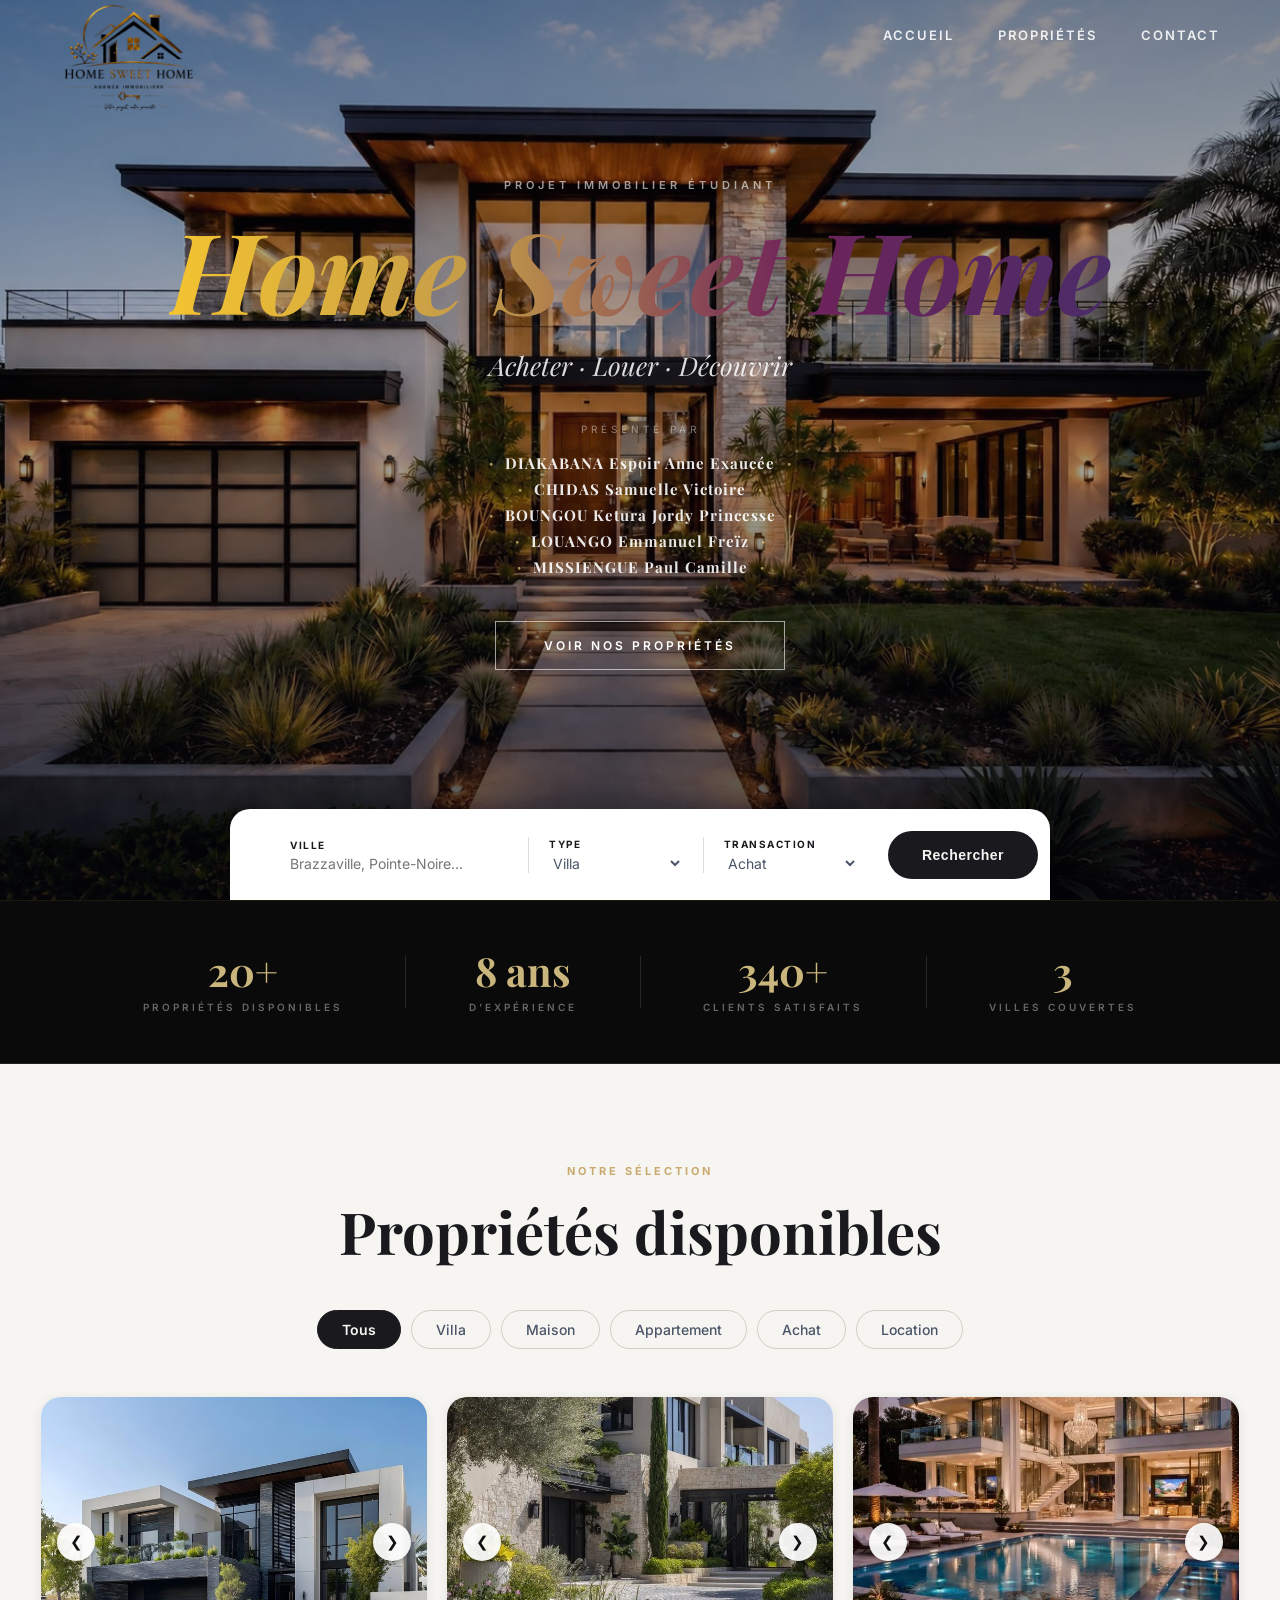
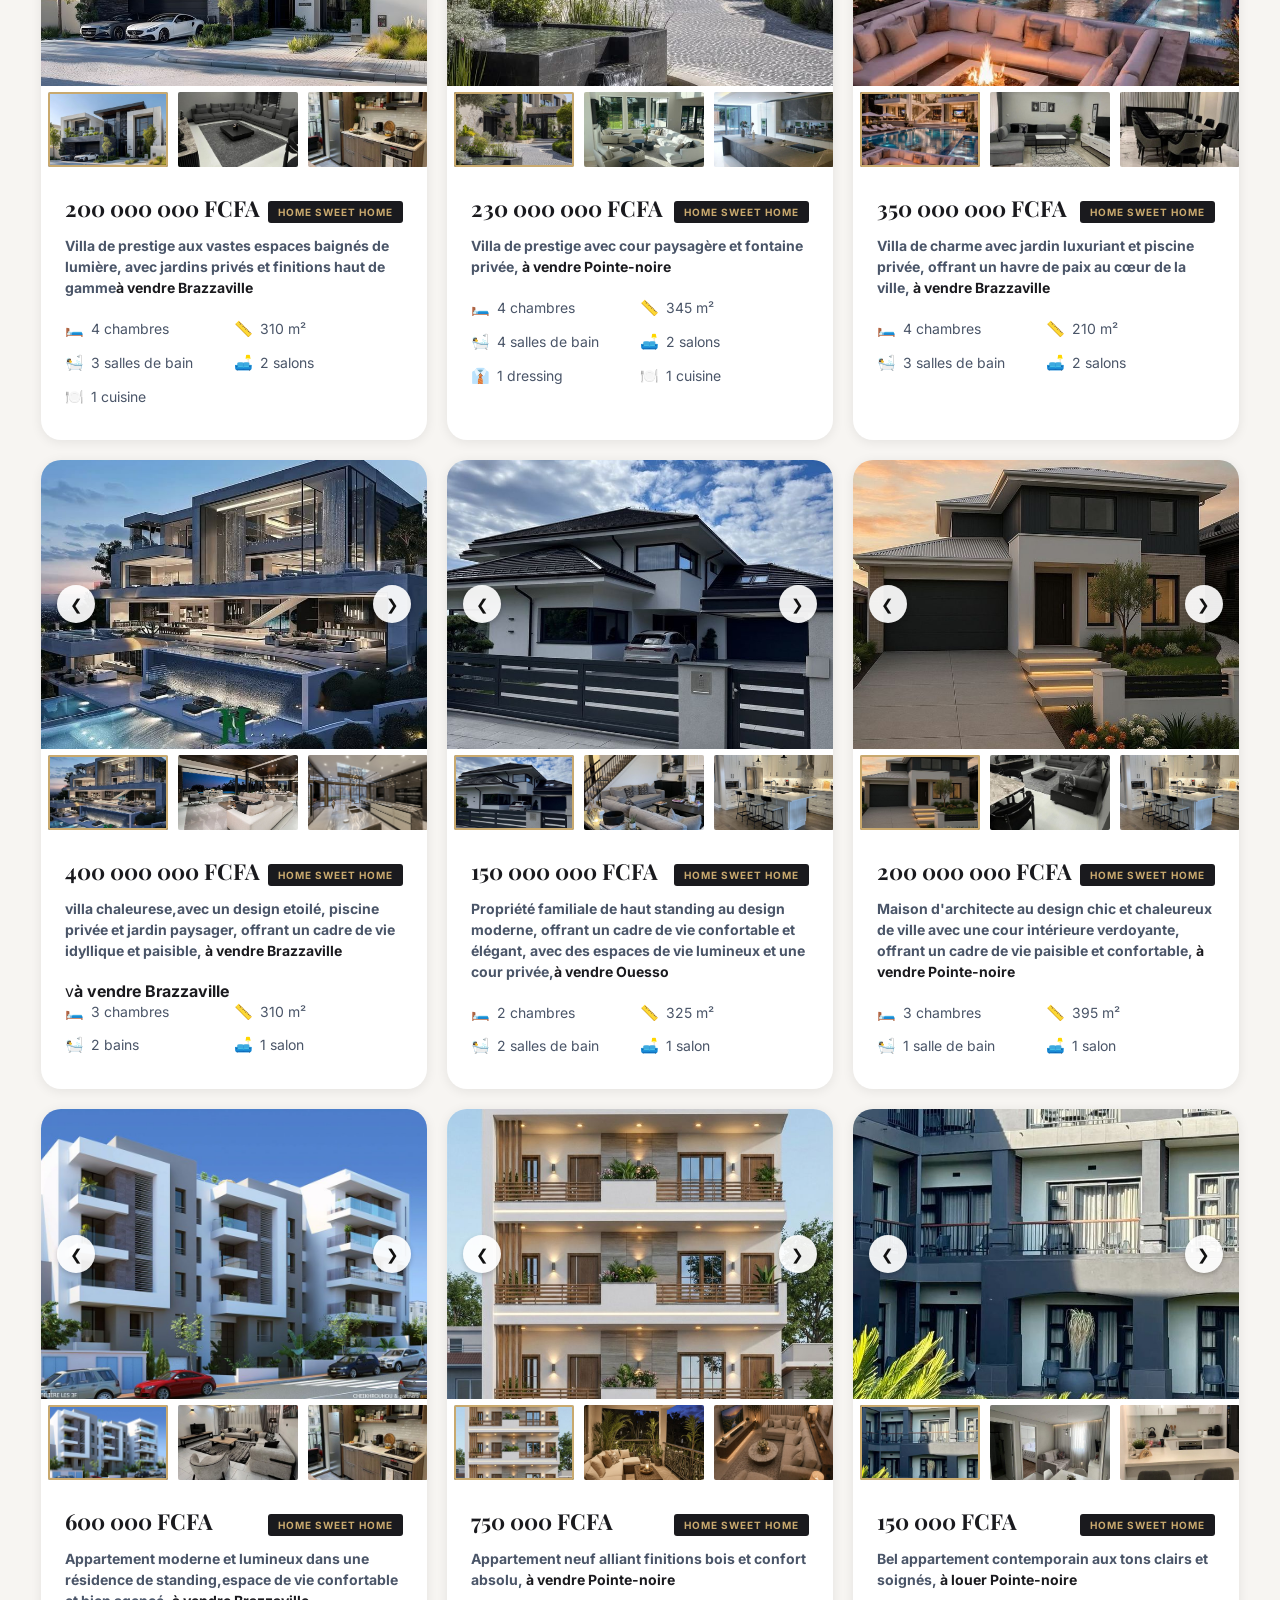
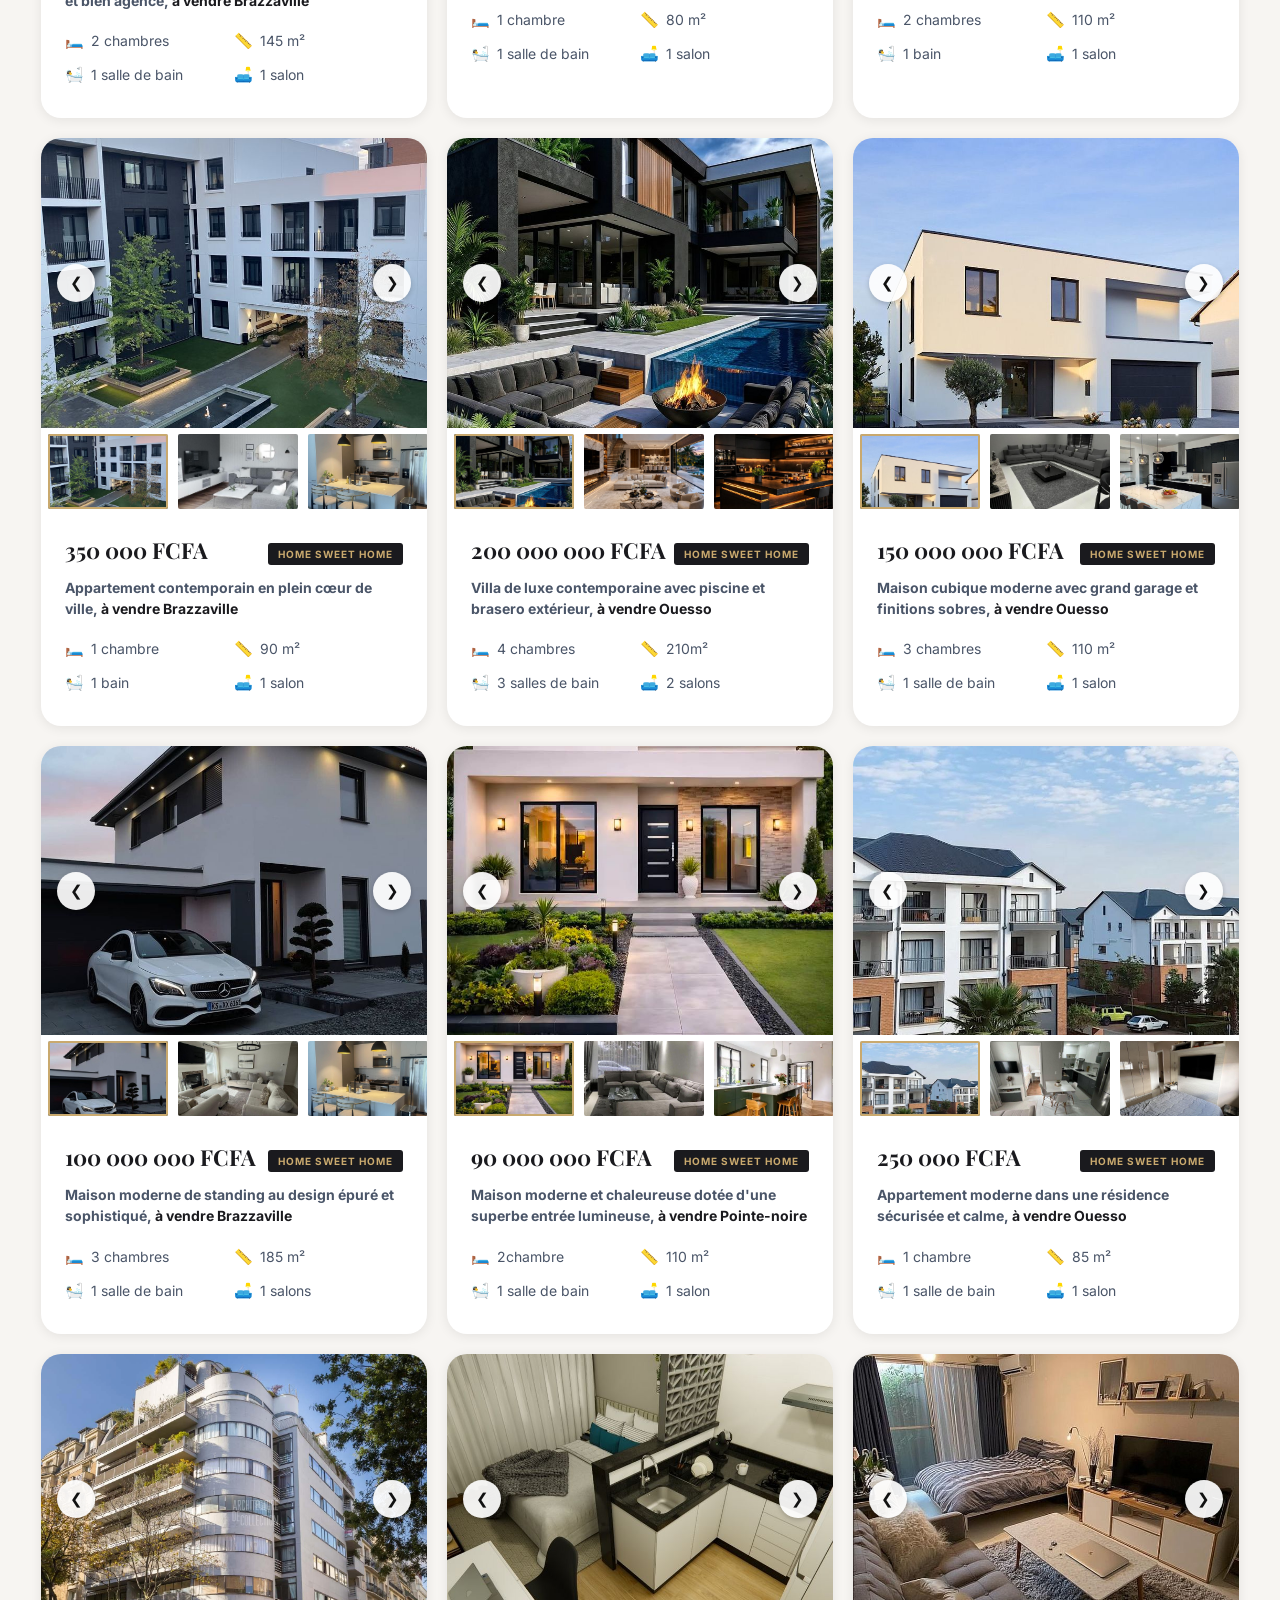
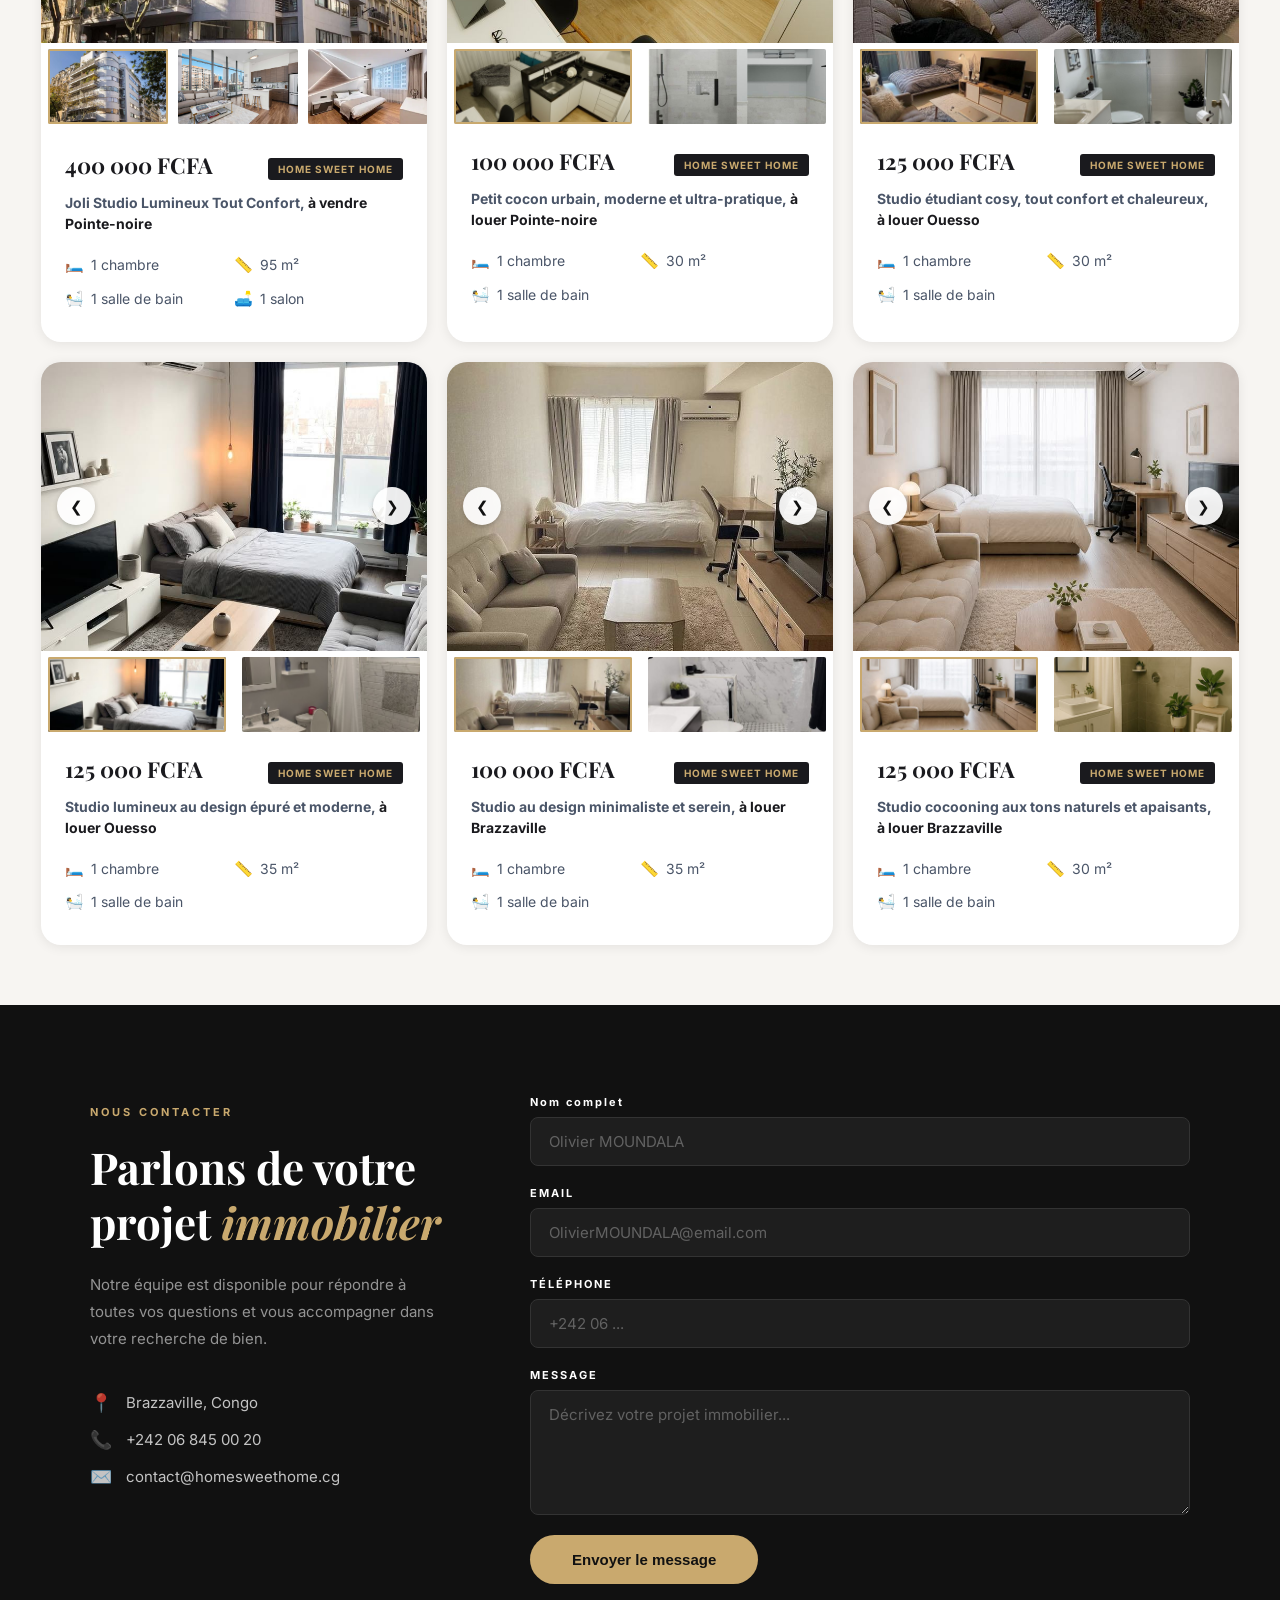
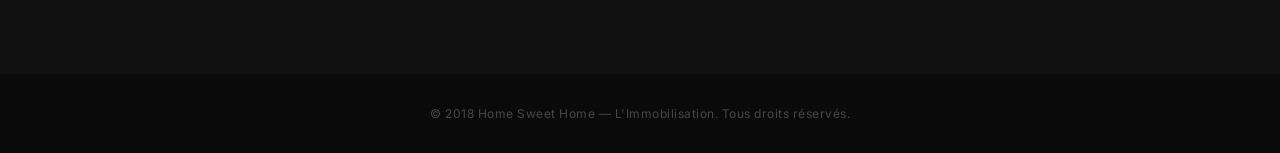
<file: index.html>
<!DOCTYPE html>
<html lang="fr">
<head>
    <meta charset="UTF-8">
    <meta name="viewport" content="width=device-width, initial-scale=1.0">
    <title>L'Immobilisation — Home Sweet Home</title>
    <link rel="preconnect" href="https://fonts.googleapis.com">
    <link rel="preconnect" href="https://fonts.gstatic.com" crossorigin>
    <link href="https://fonts.googleapis.com/css2?family=Playfair+Display:ital,wght@0,400;0,700;1,400;1,700&family=Cinzel:wght@400;700&family=Inter:wght@300;400;500;600&display=swap" rel="stylesheet">
    <link rel="stylesheet" href="style.css">
</head>
<body>

<!-- =====================================================================
     SECTION 1 : HERO HEADER
     ===================================================================== -->
<header class="hero" id="accueil">
    <!-- ============================================================
         📸 PHOTO DE FOND DU HERO (grande image d'accueil)
         ============================================================ -->
    <div class="hero-bg" style="background-image: url('fondim.jpeg');"></div>
    <div class="hero-overlay"></div>

    <!-- NAVIGATION -->
    <nav class="navbar">
        <div class="nav-logo">
            <!-- logo image -->
            <img src="logoim.png" alt="Home Sweet Home" class="logo-img">
        </div>
        <ul class="nav-links">
            <li><a href="#accueil">ACCUEIL</a></li>
            <li><a href="#proprietes">PROPRIÉTÉS</a></li>
            <li><a href="#contact">CONTACT</a></li>
        </ul>
    </nav>

    <!-- CONTENU HERO -->
    <div class="hero-content">
        <p class="hero-label">PROJET IMMOBILIER ÉTUDIANT</p>

        <h1 class="hero-title">
            <span id="animated-text">Home Sweet Home</span>
        </h1>

        <p class="hero-tagline"><em>Acheter · Louer · Découvrir</em></p>

        <p class="hero-presented">PRÉSENTÉ PAR</p>

        <div class="team-list">
            <div class="team-item">
                <span class="dot">•</span>
                <span class="team-name"><strong>DIAKABANA Espoir Anne Exaucée</strong></span>
                <span class="dot">•</span>
            </div>
            <div class="team-item">
                <span class="dot">•</span>
                <span class="team-name"><strong>CHIDAS Samuelle Victoire</strong></span>
                <span class="dot">•</span>
            </div>
            <div class="team-item">
                <span class="dot">•</span>
                <span class="team-name"><strong>BOUNGOU Ketura Jordy Princesse</strong></span>
                <span class="dot">•</span>
            </div>
            <div class="team-item">
                <span class="dot">•</span>
                <span class="team-name"><strong>LOUANGO Emmanuel Freïz</strong></span>
                <span class="dot">•</span>
            </div>
            <div class="team-item">
                <span class="dot">•</span>
                <span class="team-name"><strong>MISSIENGUE Paul Camille</strong></span>
                <span class="dot">•</span>
            </div>
        </div>

        <a href="#proprietes" class="hero-btn">VOIR NOS PROPRIÉTÉS</a>
    </div>

    <!-- BARRE DE RECHERCHE -->
    <div class="search-bar-wrap">
        <div class="search-bar">
            <div class="search-field">
                <label>VILLE</label>
                <input type="text" placeholder="Brazzaville, Pointe-Noire...">
            </div>
            <div class="search-divider"></div>
            <div class="search-field">
                <label>TYPE</label>
                <select>
                    <option>Villa</option>
                    <option>Maison</option>
                    <option>Appartement</option>
                    <option>Studio</option>
                </select>
            </div>
            <div class="search-divider"></div>
            <div class="search-field">
                <label>TRANSACTION</label>
                <select>
                    <option>Achat</option>
                    <option>Location</option>
                </select>
            </div>
            <button class="search-btn">Rechercher</button>
        </div>
    </div>
</header>


<!-- =====================================================================
     BANDEAU STATISTIQUES
     ===================================================================== -->
<section class="stats-band">
    <div class="stat-item">
        <span class="stat-number">20+</span>
        <span class="stat-label">PROPRIÉTÉS DISPONIBLES</span>
    </div>
    <div class="stat-divider"></div>
    <div class="stat-item">
        <span class="stat-number">8 ans</span>
        <span class="stat-label">D'EXPÉRIENCE</span>
    </div>
    <div class="stat-divider"></div>
    <div class="stat-item">
        <span class="stat-number">340+</span>
        <span class="stat-label">CLIENTS SATISFAITS</span>
    </div>
    <div class="stat-divider"></div>
    <div class="stat-item">
        <span class="stat-number">3</span>
        <span class="stat-label">VILLES COUVERTES</span>
    </div>
</section>

<!-- =====================================================================
     SECTION 2 : PROPRIÉTÉS DISPONIBLES
     ===================================================================== -->
<section class="properties-section" id="proprietes">

    <div class="properties-header">
        <p class="section-label">NOTRE SÉLECTION</p>
        <h2 class="section-title">Propriétés disponibles</h2>
    </div>

    <!-- FILTRES -->
    <div class="filter-bar">
        <button class="filter-pill active" data-filter="tous">Tous</button>
        <button class="filter-pill" data-filter="villa">Villa</button>
        <button class="filter-pill" data-filter="maison">Maison</button>
        <button class="filter-pill" data-filter="appartement">Appartement</button>
        <button class="filter-pill" data-filter="achat">Achat</button>
        <button class="filter-pill" data-filter="location">Location</button>
    </div>

    <!-- GRILLE DE PROPRIÉTÉS -->
    <div class="property-feed">

        <!-- FICHE 1 : VILLA 10 PHOTOS -->
        <div class="property-card" data-type="villa" data-transaction="achat">
            <input type="radio" name="gallery-select-1" id="photo-1" checked>
            <input type="radio" name="gallery-select-1" id="photo-2">
            <input type="radio" name="gallery-select-1" id="photo-3">
            <input type="radio" name="gallery-select-1" id="photo-4">
            <input type="radio" name="gallery-select-1" id="photo-5">
            <input type="radio" name="gallery-select-1" id="photo-6">
            <input type="radio" name="gallery-select-1" id="photo-7">
            <input type="radio" name="gallery-select-1" id="photo-8">
            <input type="radio" name="gallery-select-1" id="photo-9">
            <input type="radio" name="gallery-select-1" id="photo-10">
            <div class="gallery-container">
                <img src="PHOTOS PROJET HTML/villa 5/devanture.jpeg" alt="Photo 1" class="main-image img1">
                <img src="PHOTOS PROJET HTML/villa 5/salon.jpeg" alt="Photo 2" class="main-image img2">
                <img src="PHOTOS PROJET HTML/villa 5/cuisine.jpeg" alt="Photo 3" class="main-image img3">
                <img src="PHOTOS PROJET HTML/villa 5/chambre.jpeg" alt="Photo 4" class="main-image img4">
                <img src="PHOTOS PROJET HTML/villa 5/chambre 2.jpeg" alt="Photo 5" class="main-image img5">
                <img src="PHOTOS PROJET HTML/villa 5/chambre 3.jpeg" alt="Photo 6" class="main-image img6">
                <img src="PHOTOS PROJET HTML/villa 5/chambre 4.jpeg" alt="Photo 7" class="main-image img7">
                <img src="PHOTOS PROJET HTML/villa 5/salle de bain 1.jpeg" alt="Photo 8" class="main-image img8">
                <img src="PHOTOS PROJET HTML/villa 5/salle de bain 2.jpeg" alt="Photo 9" class="main-image img9">
                <img src="PHOTOS PROJET HTML/villa 5/salle de bain 3.jpeg" alt="Photo 10" class="main-image img10">
                <div class="arrows-group arrow-grp1"><label for="photo-10" class="nav-arrow prev">❮</label><label for="photo-2" class="nav-arrow next">❯</label></div>
                <div class="arrows-group arrow-grp2"><label for="photo-1" class="nav-arrow prev">❮</label><label for="photo-3" class="nav-arrow next">❯</label></div>
                <div class="arrows-group arrow-grp3"><label for="photo-2" class="nav-arrow prev">❮</label><label for="photo-4" class="nav-arrow next">❯</label></div>
                <div class="arrows-group arrow-grp4"><label for="photo-3" class="nav-arrow prev">❮</label><label for="photo-5" class="nav-arrow next">❯</label></div>
                <div class="arrows-group arrow-grp5"><label for="photo-4" class="nav-arrow prev">❮</label><label for="photo-6" class="nav-arrow next">❯</label></div>
                <div class="arrows-group arrow-grp6"><label for="photo-5" class="nav-arrow prev">❮</label><label for="photo-7" class="nav-arrow next">❯</label></div>
                <div class="arrows-group arrow-grp7"><label for="photo-6" class="nav-arrow prev">❮</label><label for="photo-8" class="nav-arrow next">❯</label></div>
                <div class="arrows-group arrow-grp8"><label for="photo-7" class="nav-arrow prev">❮</label><label for="photo-9" class="nav-arrow next">❯</label></div>
                <div class="arrows-group arrow-grp9"><label for="photo-8" class="nav-arrow prev">❮</label><label for="photo-10" class="nav-arrow next">❯</label></div>
                <div class="arrows-group arrow-grp10"><label for="photo-9" class="nav-arrow prev">❮</label><label for="photo-1" class="nav-arrow next">❯</label></div>
            </div>
            <div class="thumbnails-container">
                <label for="photo-1" class="thumb label1"><img src="PHOTOS PROJET HTML/villa 5/devanture.jpeg"></label>
                <label for="photo-2" class="thumb label2"><img src="PHOTOS PROJET HTML/villa 5/salon.jpeg"></label>
                <label for="photo-3" class="thumb label3"><img src="PHOTOS PROJET HTML/villa 5/cuisine.jpeg"></label>
                <label for="photo-4" class="thumb label4"><img src="PHOTOS PROJET HTML/villa 5/chambre.jpeg"></label>
                <label for="photo-5" class="thumb label5"><img src="PHOTOS PROJET HTML/villa 5/chambre 2.jpeg"></label>
                <label for="photo-6" class="thumb label6"><img src="PHOTOS PROJET HTML/villa 5/chambre 3.jpeg"></label>
                <label for="photo-7" class="thumb label7"><img src="PHOTOS PROJET HTML/villa 5/chambre 4.jpeg"></label>
                <label for="photo-8" class="thumb label8"><img src="PHOTOS PROJET HTML/villa 5/salle de bain 1.jpeg"></label>
                <label for="photo-9" class="thumb label9"><img src="PHOTOS PROJET HTML/villa 5/salle de bain 2.jpeg"></label>
                <label for="photo-10" class="thumb label10"><img src="PHOTOS PROJET HTML/villa 5/salle de bain 3.jpeg"></label>
            </div>
            <div class="card-body">
                <div class="price-row"><span class="price">200 000 000 FCFA</span><span class="badge">HOME SWEET HOME</span></div>
                <h2 class="property-title">Villa de prestige aux vastes espaces baignés de lumière, avec jardins privés et finitions haut de gamme<strong>à vendre Brazzaville</strong></h2>
                <div class="specs-grid">
                    <div class="spec-item"><span class="icon">🛏️</span><span class="text">4 chambres</span></div>
                    <div class="spec-item"><span class="icon">📏</span><span class="text">310 m²</span></div>
                    <div class="spec-item"><span class="icon">🛀</span><span class="text">3 salles de bain</span></div>
                    <div class="spec-item"><span class="icon">🛋️</span><span class="text">2 salons</span></div>
                    <div class="spec-item"><span class="icon">🍽️</span><span class="text">1 cuisine</span></div>
                </div>
            </div>
        </div>

        <!-- FICHE 2 : VILLA 9 PHOTOS -->
        <div class="property-card" data-type="villa" data-transaction="achat">
            <input type="radio" name="gallery-select-2" id="f2-photo-1" checked>
            <input type="radio" name="gallery-select-2" id="f2-photo-2">
            <input type="radio" name="gallery-select-2" id="f2-photo-3">
            <input type="radio" name="gallery-select-2" id="f2-photo-4">
            <input type="radio" name="gallery-select-2" id="f2-photo-5">
            <input type="radio" name="gallery-select-2" id="f2-photo-6">
            <input type="radio" name="gallery-select-2" id="f2-photo-7">
            <input type="radio" name="gallery-select-2" id="f2-photo-8">
            <input type="radio" name="gallery-select-2" id="f2-photo-9">
            <div class="gallery-container">
                <img src="PHOTOS PROJET HTML/villa 2/devanture.jpeg" alt="Photo 1" class="main-image img1">
                <img src="PHOTOS PROJET HTML/villa 2/salon.jpeg" alt="Photo 2" class="main-image img2">
                <img src="PHOTOS PROJET HTML/villa 2/CUISINE.jpeg" alt="Photo 3" class="main-image img3">
                <img src="PHOTOS PROJET HTML/villa 2/salle à manger.jpeg" alt="Photo 4" class="main-image img4">
                <img src="PHOTOS PROJET HTML/villa 2/Chambre 1.jpeg" alt="Photo 5" class="main-image img5">
                <img src="PHOTOS PROJET HTML/villa 2/chambre 2.jpeg" alt="Photo 6" class="main-image img6">
                <img src="PHOTOS PROJET HTML/villa 2/dressing.jpeg" alt="Photo 7" class="main-image img7">
                <img src="PHOTOS PROJET HTML/villa 2/salle de bain 1.jpeg" alt="Photo 8" class="main-image img8">
                <img src="PHOTOS PROJET HTML/villa 2/salle de bain 2.jpeg" alt="Photo 9" class="main-image img9">
                <div class="arrows-group arrow-grp1"><label for="f2-photo-9" class="nav-arrow prev">❮</label><label for="f2-photo-2" class="nav-arrow next">❯</label></div>
                <div class="arrows-group arrow-grp2"><label for="f2-photo-1" class="nav-arrow prev">❮</label><label for="f2-photo-3" class="nav-arrow next">❯</label></div>
                <div class="arrows-group arrow-grp3"><label for="f2-photo-2" class="nav-arrow prev">❮</label><label for="f2-photo-4" class="nav-arrow next">❯</label></div>
                <div class="arrows-group arrow-grp4"><label for="f2-photo-3" class="nav-arrow prev">❮</label><label for="f2-photo-5" class="nav-arrow next">❯</label></div>
                <div class="arrows-group arrow-grp5"><label for="f2-photo-4" class="nav-arrow prev">❮</label><label for="f2-photo-6" class="nav-arrow next">❯</label></div>
                <div class="arrows-group arrow-grp6"><label for="f2-photo-5" class="nav-arrow prev">❮</label><label for="f2-photo-7" class="nav-arrow next">❯</label></div>
                <div class="arrows-group arrow-grp7"><label for="f2-photo-6" class="nav-arrow prev">❮</label><label for="f2-photo-8" class="nav-arrow next">❯</label></div>
                <div class="arrows-group arrow-grp8"><label for="f2-photo-7" class="nav-arrow prev">❮</label><label for="f2-photo-9" class="nav-arrow next">❯</label></div>
                <div class="arrows-group arrow-grp9"><label for="f2-photo-8" class="nav-arrow prev">❮</label><label for="f2-photo-1" class="nav-arrow next">❯</label></div>
            </div>
            <div class="thumbnails-container">
                <label for="f2-photo-1" class="thumb label1"><img src="PHOTOS PROJET HTML/villa 2/devanture.jpeg"></label>
                <label for="f2-photo-2" class="thumb label2"><img src="PHOTOS PROJET HTML/villa 2/salon.jpeg"></label>
                <label for="f2-photo-3" class="thumb label3"><img src="PHOTOS PROJET HTML/villa 2/CUISINE.jpeg"></label>
                <label for="f2-photo-4" class="thumb label4"><img src="PHOTOS PROJET HTML/villa 2/salle à manger.jpeg"></label>
                <label for="f2-photo-5" class="thumb label5"><img src="PHOTOS PROJET HTML/villa 2/Chambre 1.jpeg"></label>
                <label for="f2-photo-6" class="thumb label6"><img src="PHOTOS PROJET HTML/villa 2/chambre 2.jpeg"></label>
                <label for="f2-photo-7" class="thumb label7"><img src="PHOTOS PROJET HTML/villa 2/dressing.jpeg"></label>
                <label for="f2-photo-8" class="thumb label8"><img src="PHOTOS PROJET HTML/villa 2/salle de bain 1.jpeg"></label>
                <label for="f2-photo-9" class="thumb label9"><img src="PHOTOS PROJET HTML/villa 2/salle de bain 2.jpeg"></label>
            </div>
            <div class="card-body">
                <div class="price-row"><span class="price">230 000 000 FCFA</span><span class="badge">HOME SWEET HOME</span></div>
                <h2 class="property-title">Villa de prestige avec cour paysagère et fontaine privée, <strong>à vendre Pointe-noire</strong></h2>
                <div class="specs-grid">
                    <div class="spec-item"><span class="icon">🛏️</span><span class="text">4 chambres</span></div>
                    <div class="spec-item"><span class="icon">📏</span><span class="text">345 m²</span></div>
                    <div class="spec-item"><span class="icon">🛀</span><span class="text">4 salles de bain</span></div>
                    <div class="spec-item"><span class="icon">🛋️</span><span class="text">2 salons</span></div>
                    <div class="spec-item"><span class="icon">👔</span><span class="text">1 dressing</span></div>
                    <div class="spec-item"><span class="icon">🍽️</span><span class="text">1 cuisine</span></div>
                </div>
            </div>
        </div>

        <!-- FICHE 3 : VILLA 8 PHOTOS -->
        <div class="property-card" data-type="villa" data-transaction="achat">
            <input type="radio" name="gallery-select-3" id="f3-photo-1" checked>
            <input type="radio" name="gallery-select-3" id="f3-photo-2">
            <input type="radio" name="gallery-select-3" id="f3-photo-3">
            <input type="radio" name="gallery-select-3" id="f3-photo-4">
            <input type="radio" name="gallery-select-3" id="f3-photo-5">
            <input type="radio" name="gallery-select-3" id="f3-photo-6">
            <input type="radio" name="gallery-select-3" id="f3-photo-7">
            <input type="radio" name="gallery-select-3" id="f3-photo-8">
            <div class="gallery-container">
                <img src="PHOTOS PROJET HTML/villa 3/devanture.jpeg" alt="Photo 1" class="main-image img1">
                <img src="PHOTOS PROJET HTML/villa 3/salon.jpeg" alt="Photo 2" class="main-image img2">
                <img src="PHOTOS PROJET HTML/villa 3/salle à manger.jpeg" alt="Photo 3" class="main-image img3">
                <img src="PHOTOS PROJET HTML/villa 3/cuisine.jpeg" alt="Photo 4" class="main-image img4">
                <img src="PHOTOS PROJET HTML/villa 3/chambre 1.jpeg" alt="Photo 5" class="main-image img5">
                <img src="PHOTOS PROJET HTML/villa 3/chambre 2.jpeg" alt="Photo 6" class="main-image img6">
                <img src="PHOTOS PROJET HTML/villa 3/salle de bain 1.jpeg" alt="Photo 7" class="main-image img7">
                <img src="PHOTOS PROJET HTML/villa 3/salle de bain 2.jpeg" alt="Photo 8" class="main-image img8">
                <div class="arrows-group arrow-grp1"><label for="f3-photo-8" class="nav-arrow prev">❮</label><label for="f3-photo-2" class="nav-arrow next">❯</label></div>
                <div class="arrows-group arrow-grp2"><label for="f3-photo-1" class="nav-arrow prev">❮</label><label for="f3-photo-3" class="nav-arrow next">❯</label></div>
                <div class="arrows-group arrow-grp3"><label for="f3-photo-2" class="nav-arrow prev">❮</label><label for="f3-photo-4" class="nav-arrow next">❯</label></div>
                <div class="arrows-group arrow-grp4"><label for="f3-photo-3" class="nav-arrow prev">❮</label><label for="f3-photo-5" class="nav-arrow next">❯</label></div>
                <div class="arrows-group arrow-grp5"><label for="f3-photo-4" class="nav-arrow prev">❮</label><label for="f3-photo-6" class="nav-arrow next">❯</label></div>
                <div class="arrows-group arrow-grp6"><label for="f3-photo-5" class="nav-arrow prev">❮</label><label for="f3-photo-7" class="nav-arrow next">❯</label></div>
                <div class="arrows-group arrow-grp7"><label for="f3-photo-6" class="nav-arrow prev">❮</label><label for="f3-photo-8" class="nav-arrow next">❯</label></div>
                <div class="arrows-group arrow-grp8"><label for="f3-photo-7" class="nav-arrow prev">❮</label><label for="f3-photo-1" class="nav-arrow next">❯</label></div>
            </div>
            <div class="thumbnails-container">
                <label for="f3-photo-1" class="thumb label1"><img src="PHOTOS PROJET HTML/villa 3/devanture.jpeg"></label>
                <label for="f3-photo-2" class="thumb label2"><img src="PHOTOS PROJET HTML/villa 3/salon.jpeg"></label>
                <label for="f3-photo-3" class="thumb label3"><img src="PHOTOS PROJET HTML/villa 3/salle à manger.jpeg"></label>
                <label for="f3-photo-4" class="thumb label4"><img src="PHOTOS PROJET HTML/villa 3/cuisine.jpeg"></label>
                <label for="f3-photo-5" class="thumb label5"><img src="PHOTOS PROJET HTML/villa 3/chambre 1.jpeg"></label>
                <label for="f3-photo-6" class="thumb label6"><img src="PHOTOS PROJET HTML/villa 3/chambre 2.jpeg"></label>
                <label for="f3-photo-7" class="thumb label7"><img src="PHOTOS PROJET HTML/villa 3/salle de bain 1.jpeg"></label>
                <label for="f3-photo-8" class="thumb label8"><img src="PHOTOS PROJET HTML/villa 3/salle de bain 2.jpeg"></label>
            </div>
            <div class="card-body">
                <div class="price-row"><span class="price">350 000 000 FCFA</span><span class="badge">HOME SWEET HOME</span></div>
                <h2 class="property-title">Villa de charme avec jardin luxuriant et piscine privée, offrant un havre de paix au cœur de la ville, <strong>à vendre Brazzaville</strong></h2>
                <div class="specs-grid">
                    <div class="spec-item"><span class="icon">🛏️</span><span class="text">4 chambres</span></div>
                    <div class="spec-item"><span class="icon">📏</span><span class="text">210 m²</span></div>
                    <div class="spec-item"><span class="icon">🛀</span><span class="text">3 salles de bain</span></div>
                    <div class="spec-item"><span class="icon">🛋️</span><span class="text">2 salons</span></div>
                </div>
            </div>
        </div>

        <!-- FICHE 4 : VILLA 8 PHOTOS -->
        <div class="property-card" data-type="villa" data-transaction="achat">
            <input type="radio" name="gallery-select-4" id="f4-photo-1" checked>
            <input type="radio" name="gallery-select-4" id="f4-photo-2">
            <input type="radio" name="gallery-select-4" id="f4-photo-3">
            <input type="radio" name="gallery-select-4" id="f4-photo-4">
            <input type="radio" name="gallery-select-4" id="f4-photo-5">
            <input type="radio" name="gallery-select-4" id="f4-photo-6">
            <input type="radio" name="gallery-select-4" id="f4-photo-7">
            <input type="radio" name="gallery-select-4" id="f4-photo-8">
            <div class="gallery-container">
                <img src="PHOTOS PROJET HTML/villa 4/devanture.jpeg" alt="Photo 1" class="main-image img1">
                <img src="PHOTOS PROJET HTML/villa 4/salon.jpg" alt="Photo 2" class="main-image img2">
                <img src="PHOTOS PROJET HTML/villa 4/cuisine.jpg" alt="Photo 3" class="main-image img3">
                <img src="PHOTOS PROJET HTML/villa 4/chambre 1.webp" alt="Photo 4" class="main-image img4">
                <img src="PHOTOS PROJET HTML/villa 4/chambre 2.jpg" alt="Photo 5" class="main-image img5">
                <img src="PHOTOS PROJET HTML/villa 4/chambre 3.jpg" alt="Photo 6" class="main-image img6">
                <img src="PHOTOS PROJET HTML/villa 4/salle de bain 1.jpg" alt="Photo 7" class="main-image img7">
                <img src="PHOTOS PROJET HTML/villa 4/salle de bain 2.webp" alt="Photo 8" class="main-image img8">
                <div class="arrows-group arrow-grp1"><label for="f4-photo-8" class="nav-arrow prev">❮</label><label for="f4-photo-2" class="nav-arrow next">❯</label></div>
                <div class="arrows-group arrow-grp2"><label for="f4-photo-1" class="nav-arrow prev">❮</label><label for="f4-photo-3" class="nav-arrow next">❯</label></div>
                <div class="arrows-group arrow-grp3"><label for="f4-photo-2" class="nav-arrow prev">❮</label><label for="f4-photo-4" class="nav-arrow next">❯</label></div>
                <div class="arrows-group arrow-grp4"><label for="f4-photo-3" class="nav-arrow prev">❮</label><label for="f4-photo-5" class="nav-arrow next">❯</label></div>
                <div class="arrows-group arrow-grp5"><label for="f4-photo-4" class="nav-arrow prev">❮</label><label for="f4-photo-6" class="nav-arrow next">❯</label></div>
                <div class="arrows-group arrow-grp6"><label for="f4-photo-5" class="nav-arrow prev">❮</label><label for="f4-photo-7" class="nav-arrow next">❯</label></div>
                <div class="arrows-group arrow-grp7"><label for="f4-photo-6" class="nav-arrow prev">❮</label><label for="f4-photo-8" class="nav-arrow next">❯</label></div>
                <div class="arrows-group arrow-grp8"><label for="f4-photo-7" class="nav-arrow prev">❮</label><label for="f4-photo-1" class="nav-arrow next">❯</label></div>
            </div>
            <div class="thumbnails-container">
                <label for="f4-photo-1" class="thumb label1"><img src="PHOTOS PROJET HTML/villa 4/devanture.jpeg"></label>
                <label for="f4-photo-2" class="thumb label2"><img src="PHOTOS PROJET HTML/villa 4/salon.jpg"></label>
                <label for="f4-photo-3" class="thumb label3"><img src="PHOTOS PROJET HTML/villa 4/cuisine.jpg"></label>
                <label for="f4-photo-4" class="thumb label4"><img src="PHOTOS PROJET HTML/villa 4/chambre 1.webp"></label>
                <label for="f4-photo-5" class="thumb label5"><img src="PHOTOS PROJET HTML/villa 4/chambre 2.jpg"></label>
                <label for="f4-photo-6" class="thumb label6"><img src="PHOTOS PROJET HTML/villa 4/chambre 3.jpg"></label>
                <label for="f4-photo-7" class="thumb label7"><img src="PHOTOS PROJET HTML/villa 4/salle de bain 1.jpg"></label>
                <label for="f4-photo-8" class="thumb label8"><img src="PHOTOS PROJET HTML/villa 4/salle de bain 2.webp"></label>
            </div>
            <div class="card-body">
                <div class="price-row"><span class="price">400 000 000 FCFA</span><span class="badge">HOME SWEET HOME</span></div>
                <h2 class="property-title">villa chaleurese,avec un design etoilé, piscine privée et jardin paysager, offrant un cadre de vie idyllique et paisible, <strong>à vendre Brazzaville</strong></h2>
                    
                v<strong>à vendre Brazzaville</strong></h2>
                <div class="specs-grid">
                    <div class="spec-item"><span class="icon">🛏️</span><span class="text">3 chambres</span></div>
                    <div class="spec-item"><span class="icon">📏</span><span class="text">310 m²</span></div>
                    <div class="spec-item"><span class="icon">🛀</span><span class="text">2 bains</span></div>
                    <div class="spec-item"><span class="icon">🛋️</span><span class="text">1 salon</span></div>
                </div>
            </div>
        </div>

        <!-- FICHE 5 : MAISON 7 PHOTOS -->
        <div class="property-card" data-type="maison" data-transaction="achat">
            <input type="radio" name="gallery-select-5" id="f5-photo-1" checked>
            <input type="radio" name="gallery-select-5" id="f5-photo-2">
            <input type="radio" name="gallery-select-5" id="f5-photo-3">
            <input type="radio" name="gallery-select-5" id="f5-photo-4">
            <input type="radio" name="gallery-select-5" id="f5-photo-5">
            <input type="radio" name="gallery-select-5" id="f5-photo-6">
            <input type="radio" name="gallery-select-5" id="f5-photo-7">
            <div class="gallery-container">
                <img src="PHOTOS PROJET HTML/Maison/devanture.jpeg" alt="Photo 1" class="main-image img1">
                <img src="PHOTOS PROJET HTML/Maison/salon.jpeg" alt="Photo 2" class="main-image img2">
                <img src="PHOTOS PROJET HTML/Maison/cuisine.jpeg" alt="Photo 3" class="main-image img3">
                <img src="PHOTOS PROJET HTML/Maison/chambre 1.jpeg" alt="Photo 4" class="main-image img4">
                <img src="PHOTOS PROJET HTML/Maison/chambre 2.jpeg" alt="Photo 5" class="main-image img5">
                <img src="PHOTOS PROJET HTML/Maison/salle de bain 1.jpeg" alt="Photo 6" class="main-image img6">
                <img src="PHOTOS PROJET HTML/Maison/salle de bain 2.jpeg" alt="Photo 7" class="main-image img7">
                <div class="arrows-group arrow-grp1"><label for="f5-photo-7" class="nav-arrow prev">❮</label><label for="f5-photo-2" class="nav-arrow next">❯</label></div>
                <div class="arrows-group arrow-grp2"><label for="f5-photo-1" class="nav-arrow prev">❮</label><label for="f5-photo-3" class="nav-arrow next">❯</label></div>
                <div class="arrows-group arrow-grp3"><label for="f5-photo-2" class="nav-arrow prev">❮</label><label for="f5-photo-4" class="nav-arrow next">❯</label></div>
                <div class="arrows-group arrow-grp4"><label for="f5-photo-3" class="nav-arrow prev">❮</label><label for="f5-photo-5" class="nav-arrow next">❯</label></div>
                <div class="arrows-group arrow-grp5"><label for="f5-photo-4" class="nav-arrow prev">❮</label><label for="f5-photo-6" class="nav-arrow next">❯</label></div>
                <div class="arrows-group arrow-grp6"><label for="f5-photo-5" class="nav-arrow prev">❮</label><label for="f5-photo-7" class="nav-arrow next">❯</label></div>
                <div class="arrows-group arrow-grp7"><label for="f5-photo-6" class="nav-arrow prev">❮</label><label for="f5-photo-1" class="nav-arrow next">❯</label></div>
            </div>
            <div class="thumbnails-container">
                <label for="f5-photo-1" class="thumb label1"><img src="PHOTOS PROJET HTML/Maison/devanture.jpeg"></label>
                <label for="f5-photo-2" class="thumb label2"><img src="PHOTOS PROJET HTML/Maison/salon.jpeg"></label>
                <label for="f5-photo-3" class="thumb label3"><img src="PHOTOS PROJET HTML/Maison/cuisine.jpeg"></label>
                <label for="f5-photo-4" class="thumb label4"><img src="PHOTOS PROJET HTML/Maison/chambre 1.jpeg"></label>
                <label for="f5-photo-5" class="thumb label5"><img src="PHOTOS PROJET HTML/Maison/chambre 2.jpeg"></label>
                <label for="f5-photo-6" class="thumb label6"><img src="PHOTOS PROJET HTML/Maison/salle de bain 1.jpeg"></label>
                <label for="f5-photo-7" class="thumb label7"><img src="PHOTOS PROJET HTML/Maison/salle de bain 2.jpeg"></label>
            </div>
            <div class="card-body">
                <div class="price-row"><span class="price">150 000 000 FCFA</span><span class="badge">HOME SWEET HOME</span></div>
                <h2 class="property-title">Propriété familiale de haut standing au design moderne, offrant un cadre de vie confortable et élégant, avec des espaces de vie lumineux et une cour privée,<strong>à vendre Ouesso</strong></h2>
                <div class="specs-grid">
                    <div class="spec-item"><span class="icon">🛏️</span><span class="text">2 chambres</span></div>
                    <div class="spec-item"><span class="icon">📏</span><span class="text">325 m²</span></div>
                    <div class="spec-item"><span class="icon">🛀</span><span class="text">2 salles de bain</span></div>
                    <div class="spec-item"><span class="icon">🛋️</span><span class="text">1 salon</span></div>
                </div>
            </div>
        </div>

        <!-- FICHE 6 : MAISON 7 PHOTOS -->
        <div class="property-card" data-type="maison" data-transaction="achat">
            <input type="radio" name="gallery-select-6" id="f6-photo-1" checked>
            <input type="radio" name="gallery-select-6" id="f6-photo-2">
            <input type="radio" name="gallery-select-6" id="f6-photo-3">
            <input type="radio" name="gallery-select-6" id="f6-photo-4">
            <input type="radio" name="gallery-select-6" id="f6-photo-5">
            <input type="radio" name="gallery-select-6" id="f6-photo-6">
            <input type="radio" name="gallery-select-6" id="f6-photo-7">
            <div class="gallery-container">
                <img src="PHOTOS PROJET HTML/maison 2/devanture.jpeg" alt="Photo 1" class="main-image img1">
                <img src="PHOTOS PROJET HTML/maison 2/salon.jpeg" alt="Photo 2" class="main-image img2">
                <img src="PHOTOS PROJET HTML/maison 2/cuisine.jpeg" alt="Photo 3" class="main-image img3">
                <img src="PHOTOS PROJET HTML/maison 2/chambre.jpeg" alt="Photo 4" class="main-image img4">
                <img src="PHOTOS PROJET HTML/maison 2/chambre 2.jpeg" alt="Photo 5" class="main-image img5">
                <img src="PHOTOS PROJET HTML/maison 2/chambre 3.jpeg" alt="Photo 6" class="main-image img6">
                <img src="PHOTOS PROJET HTML/maison 2/salle de bain.jpeg" alt="Photo 7" class="main-image img7">
                <div class="arrows-group arrow-grp1"><label for="f6-photo-7" class="nav-arrow prev">❮</label><label for="f6-photo-2" class="nav-arrow next">❯</label></div>
                <div class="arrows-group arrow-grp2"><label for="f6-photo-1" class="nav-arrow prev">❮</label><label for="f6-photo-3" class="nav-arrow next">❯</label></div>
                <div class="arrows-group arrow-grp3"><label for="f6-photo-2" class="nav-arrow prev">❮</label><label for="f6-photo-4" class="nav-arrow next">❯</label></div>
                <div class="arrows-group arrow-grp4"><label for="f6-photo-3" class="nav-arrow prev">❮</label><label for="f6-photo-5" class="nav-arrow next">❯</label></div>
                <div class="arrows-group arrow-grp5"><label for="f6-photo-4" class="nav-arrow prev">❮</label><label for="f6-photo-6" class="nav-arrow next">❯</label></div>
                <div class="arrows-group arrow-grp6"><label for="f6-photo-5" class="nav-arrow prev">❮</label><label for="f6-photo-7" class="nav-arrow next">❯</label></div>
                <div class="arrows-group arrow-grp7"><label for="f6-photo-6" class="nav-arrow prev">❮</label><label for="f6-photo-1" class="nav-arrow next">❯</label></div>
            </div>
            <div class="thumbnails-container">
                <label for="f6-photo-1" class="thumb label1"><img src="PHOTOS PROJET HTML/maison 2/devanture.jpeg"></label>
                <label for="f6-photo-2" class="thumb label2"><img src="PHOTOS PROJET HTML/maison 2/salon.jpeg"></label>
                <label for="f6-photo-3" class="thumb label3"><img src="PHOTOS PROJET HTML/maison 2/cuisine.jpeg"></label>
                <label for="f6-photo-4" class="thumb label4"><img src="PHOTOS PROJET HTML/maison 2/chambre.jpeg"></label>
                <label for="f6-photo-5" class="thumb label5"><img src="PHOTOS PROJET HTML/maison 2/chambre 2.jpeg"></label>
                <label for="f6-photo-6" class="thumb label6"><img src="PHOTOS PROJET HTML/maison 2/chambre 3.jpeg"></label>
                <label for="f6-photo-7" class="thumb label7"><img src="PHOTOS PROJET HTML/maison 2/salle de bain.jpeg"></label>
            </div>
            <div class="card-body">
                <div class="price-row"><span class="price">200 000 000 FCFA</span><span class="badge">HOME SWEET HOME</span></div>
                <h2 class="property-title">Maison d'architecte au design chic et chaleureux de ville avec une cour intérieure verdoyante, offrant un cadre de vie paisible et confortable, <strong>à vendre Pointe-noire</strong></h2>
                <div class="specs-grid">
                    <div class="spec-item"><span class="icon">🛏️</span><span class="text">3 chambres</span></div>
                    <div class="spec-item"><span class="icon">📏</span><span class="text">395 m²</span></div>
                    <div class="spec-item"><span class="icon">🛀</span><span class="text">1 salle de bain</span></div>
                    <div class="spec-item"><span class="icon">🛋️</span><span class="text">1 salon</span></div>
                </div>
            </div>
        </div>

        <!-- FICHE 7 : APPARTEMENT 6 PHOTOS -->
        <div class="property-card" data-type="appartement" data-transaction="achat">
            <input type="radio" name="gallery-select-7" id="f7-photo-1" checked>
            <input type="radio" name="gallery-select-7" id="f7-photo-2">
            <input type="radio" name="gallery-select-7" id="f7-photo-3">
            <input type="radio" name="gallery-select-7" id="f7-photo-4">
            <input type="radio" name="gallery-select-7" id="f7-photo-5">
            <input type="radio" name="gallery-select-7" id="f7-photo-6">
            <div class="gallery-container">
                <img src="PHOTOS PROJET HTML/appartement 5/devanture.jpg" alt="Photo 1" class="main-image img1">
                <img src="PHOTOS PROJET HTML/appartement 5/salon.jpeg" alt="Photo 2" class="main-image img2">
                <img src="PHOTOS PROJET HTML/appartement 5/cuisine.jpeg" alt="Photo 3" class="main-image img3">
                <img src="PHOTOS PROJET HTML/appartement 5/chambre.jpeg" alt="Photo 4" class="main-image img4">
                <img src="PHOTOS PROJET HTML/appartement 5/chambre 2.jpeg" alt="Photo 5" class="main-image img5">
                <img src="PHOTOS PROJET HTML/appartement 5/salle de bain.jpeg" alt="Photo 6" class="main-image img6">
                <div class="arrows-group arrow-grp1"><label for="f7-photo-6" class="nav-arrow prev">❮</label><label for="f7-photo-2" class="nav-arrow next">❯</label></div>
                <div class="arrows-group arrow-grp2"><label for="f7-photo-1" class="nav-arrow prev">❮</label><label for="f7-photo-3" class="nav-arrow next">❯</label></div>
                <div class="arrows-group arrow-grp3"><label for="f7-photo-2" class="nav-arrow prev">❮</label><label for="f7-photo-4" class="nav-arrow next">❯</label></div>
                <div class="arrows-group arrow-grp4"><label for="f7-photo-3" class="nav-arrow prev">❮</label><label for="f7-photo-5" class="nav-arrow next">❯</label></div>
                <div class="arrows-group arrow-grp5"><label for="f7-photo-4" class="nav-arrow prev">❮</label><label for="f7-photo-6" class="nav-arrow next">❯</label></div>
                <div class="arrows-group arrow-grp6"><label for="f7-photo-5" class="nav-arrow prev">❮</label><label for="f7-photo-1" class="nav-arrow next">❯</label></div>
            </div>
            <div class="thumbnails-container">
                <label for="f7-photo-1" class="thumb label1"><img src="PHOTOS PROJET HTML/appartement 5/devanture.jpg"></label>
                <label for="f7-photo-2" class="thumb label2"><img src="PHOTOS PROJET HTML/appartement 5/salon.jpeg"></label>
                <label for="f7-photo-3" class="thumb label3"><img src="PHOTOS PROJET HTML/appartement 5/cuisine.jpeg"></label>
                <label for="f7-photo-4" class="thumb label4"><img src="PHOTOS PROJET HTML/appartement 5/chambre.jpeg"></label>
                <label for="f7-photo-5" class="thumb label5"><img src="PHOTOS PROJET HTML/appartement 5/chambre 2.jpeg"></label>
                <label for="f7-photo-6" class="thumb label6"><img src="PHOTOS PROJET HTML/appartement 5/salle de bain.jpeg"></label>
            </div>
            <div class="card-body">
                <div class="price-row"><span class="price">600 000 FCFA</span><span class="badge">HOME SWEET HOME</span></div>
                <h2 class="property-title">Appartement moderne et lumineux dans une résidence de standing,espace de vie confortable et bien agencé, <strong>à vendre Brazzaville</strong></h2>
                <div class="specs-grid">
                    <div class="spec-item"><span class="icon">🛏️</span><span class="text">2 chambres</span></div>
                    <div class="spec-item"><span class="icon">📏</span><span class="text">145 m²</span></div>
                    <div class="spec-item"><span class="icon">🛀</span><span class="text">1 salle de bain</span></div>
                    <div class="spec-item"><span class="icon">🛋️</span><span class="text">1 salon</span></div>
                </div>
            </div>
        </div>

        <!-- FICHE 8 : APPARTEMENT 6 PHOTOS -->
        <div class="property-card" data-type="appartement" data-transaction="achat">
            <input type="radio" name="gallery-select-8" id="f8-photo-1" checked>
            <input type="radio" name="gallery-select-8" id="f8-photo-2">
            <input type="radio" name="gallery-select-8" id="f8-photo-3">
            <input type="radio" name="gallery-select-8" id="f8-photo-4">
            <input type="radio" name="gallery-select-8" id="f8-photo-5">
            <input type="radio" name="gallery-select-8" id="f8-photo-6">
            <div class="gallery-container">
                <img src="appartement 7/appat1.jpeg" alt="Photo 1" class="main-image img1">
                <img src="appartement 7/balcon1.jpeg" alt="Photo 2" class="main-image img2">
                <img src="appartement 7/salonap1.jpeg" alt="Photo 3" class="main-image img3">
                <img src="appartement 7/cuisineap1.jpeg" alt="Photo 4" class="main-image img4">
                <img src="appartement 7/chambreap.jpeg" alt="Photo 5" class="main-image img5">
                <img src="appartement 7/doucheap1.jpeg" alt="Photo 6" class="main-image img6">
                <div class="arrows-group arrow-grp1"><label for="f8-photo-6" class="nav-arrow prev">❮</label><label for="f8-photo-2" class="nav-arrow next">❯</label></div>
                <div class="arrows-group arrow-grp2"><label for="f8-photo-1" class="nav-arrow prev">❮</label><label for="f8-photo-3" class="nav-arrow next">❯</label></div>
                <div class="arrows-group arrow-grp3"><label for="f8-photo-2" class="nav-arrow prev">❮</label><label for="f8-photo-4" class="nav-arrow next">❯</label></div>
                <div class="arrows-group arrow-grp4"><label for="f8-photo-3" class="nav-arrow prev">❮</label><label for="f8-photo-5" class="nav-arrow next">❯</label></div>
                <div class="arrows-group arrow-grp5"><label for="f8-photo-4" class="nav-arrow prev">❮</label><label for="f8-photo-6" class="nav-arrow next">❯</label></div>
                <div class="arrows-group arrow-grp6"><label for="f8-photo-5" class="nav-arrow prev">❮</label><label for="f8-photo-1" class="nav-arrow next">❯</label></div>
            </div>
            <div class="thumbnails-container">
                <label for="f8-photo-1" class="thumb label1"><img src="appartement 7/appat1.jpeg"></label>
                <label for="f8-photo-2" class="thumb label2"><img src="appartement 7/balcon1.jpeg"></label>
                <label for="f8-photo-3" class="thumb label3"><img src="appartement 7/salonap1.jpeg"></label>
                <label for="f8-photo-4" class="thumb label4"><img src="appartement 7/cuisineap1.jpeg"></label>
                <label for="f8-photo-5" class="thumb label5"><img src="appartement 7/chambreap.jpeg"></label>
                <label for="f8-photo-6" class="thumb label6"><img src="appartement 7/doucheap1.jpeg"></label>
            </div>
            <div class="card-body">
                <div class="price-row"><span class="price">750 000 FCFA</span><span class="badge">HOME SWEET HOME</span></div>
                <h2 class="property-title">Appartement neuf alliant finitions bois et confort absolu, <strong>à vendre Pointe-noire</strong></h2>
                <div class="specs-grid">
                    <div class="spec-item"><span class="icon">🛏️</span><span class="text">1 chambre</span></div>
                    <div class="spec-item"><span class="icon">📏</span><span class="text">80 m²</span></div>
                    <div class="spec-item"><span class="icon">🛀</span><span class="text">1 salle de bain</span></div>
                    <div class="spec-item"><span class="icon">🛋️</span><span class="text">1 salon</span></div>
                </div>
            </div>
        </div>

        <!-- FICHE 9 : APPARTEMENT LOCATION -->
        <div class="property-card" data-type="appartement" data-transaction="location">
            <input type="radio" name="gallery-select-9" id="f9-photo-1" checked>
            <input type="radio" name="gallery-select-9" id="f9-photo-2">
            <input type="radio" name="gallery-select-9" id="f9-photo-3">
            <input type="radio" name="gallery-select-9" id="f9-photo-4">
            <input type="radio" name="gallery-select-9" id="f9-photo-5">
            <input type="radio" name="gallery-select-9" id="f9-photo-6">
            <div class="gallery-container">
                <img src="PHOTOS PROJET HTML/appartement 3/devanture.jpeg" alt="Photo 1" class="main-image img1">
                <img src="PHOTOS PROJET HTML/appartement 3/salon.jpeg" alt="Photo 2" class="main-image img2">
                <img src="PHOTOS PROJET HTML/appartement 3/cuisine.jpeg" alt="Photo 3" class="main-image img3">
                <img src="PHOTOS PROJET HTML/appartement 3/chambre.jpeg" alt="Photo 4" class="main-image img4">
                <img src="PHOTOS PROJET HTML/appartement 3/chambre 2.jpeg" alt="Photo 5" class="main-image img5">
                <img src="PHOTOS PROJET HTML/appartement 3/salle de bain.jpeg" alt="Photo 6" class="main-image img6">
                <div class="arrows-group arrow-grp1"><label for="f9-photo-6" class="nav-arrow prev">❮</label><label for="f9-photo-2" class="nav-arrow next">❯</label></div>
                <div class="arrows-group arrow-grp2"><label for="f9-photo-1" class="nav-arrow prev">❮</label><label for="f9-photo-3" class="nav-arrow next">❯</label></div>
                <div class="arrows-group arrow-grp3"><label for="f9-photo-2" class="nav-arrow prev">❮</label><label for="f9-photo-4" class="nav-arrow next">❯</label></div>
                <div class="arrows-group arrow-grp4"><label for="f9-photo-3" class="nav-arrow prev">❮</label><label for="f9-photo-5" class="nav-arrow next">❯</label></div>
                <div class="arrows-group arrow-grp5"><label for="f9-photo-4" class="nav-arrow prev">❮</label><label for="f9-photo-6" class="nav-arrow next">❯</label></div>
                <div class="arrows-group arrow-grp6"><label for="f9-photo-5" class="nav-arrow prev">❮</label><label for="f9-photo-1" class="nav-arrow next">❯</label></div>
            </div>
            <div class="thumbnails-container">
                <label for="f9-photo-1" class="thumb label1"><img src="PHOTOS PROJET HTML/appartement 3/devanture.jpeg"></label>
                <label for="f9-photo-2" class="thumb label2"><img src="PHOTOS PROJET HTML/appartement 3/salon.jpeg"></label>
                <label for="f9-photo-3" class="thumb label3"><img src="PHOTOS PROJET HTML/appartement 3/cuisine.jpeg"></label>
                <label for="f9-photo-4" class="thumb label4"><img src="PHOTOS PROJET HTML/appartement 3/chambre.jpeg"></label>
                <label for="f9-photo-5" class="thumb label5"><img src="PHOTOS PROJET HTML/appartement 3/chambre 2.jpeg"></label>
                <label for="f9-photo-6" class="thumb label6"><img src="PHOTOS PROJET HTML/appartement 3/salle de bain.jpeg"></label>
            </div>
            <div class="card-body">
                <div class="price-row"><span class="price">150 000 FCFA</span><span class="badge">HOME SWEET HOME</span></div>
                <h2 class="property-title">Bel appartement contemporain aux tons clairs et soignés, <strong>à louer Pointe-noire</strong></h2>
                <div class="specs-grid">
                    <div class="spec-item"><span class="icon">🛏️</span><span class="text">2 chambres</span></div>
                    <div class="spec-item"><span class="icon">📏</span><span class="text">110 m²</span></div>
                    <div class="spec-item"><span class="icon">🛀</span><span class="text">1 bain</span></div>
                    <div class="spec-item"><span class="icon">🛋️</span><span class="text">1 salon</span></div>
                </div>
            </div>
        </div>

        <!-- FICHE 10 -->
        <div class="property-card" data-type="appartement" data-transaction="achat">
            <input type="radio" name="gallery-select-10" id="f10-photo-1" checked>
            <input type="radio" name="gallery-select-10" id="f10-photo-2">
            <input type="radio" name="gallery-select-10" id="f10-photo-3">
            <input type="radio" name="gallery-select-10" id="f10-photo-4">
            <input type="radio" name="gallery-select-10" id="f10-photo-5">
            <div class="gallery-container">
                <img src="PHOTOS PROJET HTML/appartement 4/devanture.jpeg" alt="Photo 1" class="main-image img1">
                <img src="PHOTOS PROJET HTML/appartement 4/salon.jpeg" alt="Photo 2" class="main-image img2">
                <img src="PHOTOS PROJET HTML/appartement 4/cuisine.jpeg" alt="Photo 3" class="main-image img3">
                <img src="PHOTOS PROJET HTML/appartement 4/chambre.jpeg" alt="Photo 4" class="main-image img4">
                <img src="PHOTOS PROJET HTML/appartement 4/salle de bain.jpeg" alt="Photo 5" class="main-image img5">
                <div class="arrows-group arrow-grp1"><label for="f10-photo-5" class="nav-arrow prev">❮</label><label for="f10-photo-2" class="nav-arrow next">❯</label></div>
                <div class="arrows-group arrow-grp2"><label for="f10-photo-1" class="nav-arrow prev">❮</label><label for="f10-photo-3" class="nav-arrow next">❯</label></div>
                <div class="arrows-group arrow-grp3"><label for="f10-photo-2" class="nav-arrow prev">❮</label><label for="f10-photo-4" class="nav-arrow next">❯</label></div>
                <div class="arrows-group arrow-grp4"><label for="f10-photo-3" class="nav-arrow prev">❮</label><label for="f10-photo-5" class="nav-arrow next">❯</label></div>
                <div class="arrows-group arrow-grp5"><label for="f10-photo-4" class="nav-arrow prev">❮</label><label for="f10-photo-1" class="nav-arrow next">❯</label></div>
            </div>
            <div class="thumbnails-container">
                <label for="f10-photo-1" class="thumb label1"><img src="PHOTOS PROJET HTML/appartement 4/devanture.jpeg"></label>
                <label for="f10-photo-2" class="thumb label2"><img src="PHOTOS PROJET HTML/appartement 4/salon.jpeg"></label>
                <label for="f10-photo-3" class="thumb label3"><img src="PHOTOS PROJET HTML/appartement 4/cuisine.jpeg"></label>
                <label for="f10-photo-4" class="thumb label4"><img src="PHOTOS PROJET HTML/appartement 4/chambre.jpeg"></label>
                <label for="f10-photo-5" class="thumb label5"><img src="PHOTOS PROJET HTML/appartement 4/salle de bain.jpeg"></label>
            </div>
            <div class="card-body">
                <div class="price-row"><span class="price">350 000 FCFA</span><span class="badge">HOME SWEET HOME</span></div>
                <h2 class="property-title">Appartement contemporain en plein cœur de ville, <strong>à vendre Brazzaville</strong></h2>
                <div class="specs-grid">
                    <div class="spec-item"><span class="icon">🛏️</span><span class="text">1 chambre</span></div>
                    <div class="spec-item"><span class="icon">📏</span><span class="text">90 m²</span></div>
                    <div class="spec-item"><span class="icon">🛀</span><span class="text">1 bain</span></div>
                    <div class="spec-item"><span class="icon">🛋️</span><span class="text">1 salon</span></div>
                </div>
            </div>
        </div>

        <!-- FICHE 11 -->
        <div class="property-card" data-type="villa" data-transaction="achat">
            <input type="radio" name="gallery-select-11" id="f11-photo-1" checked>
            <input type="radio" name="gallery-select-11" id="f11-photo-2">
            <input type="radio" name="gallery-select-11" id="f11-photo-3">
            <input type="radio" name="gallery-select-11" id="f11-photo-4">
            <input type="radio" name="gallery-select-11" id="f11-photo-5">
            <div class="gallery-container">
                <img src="villa 6/devanture.jpeg" alt="Photo 1" class="main-image img1">
                <img src="villa 6/salon.jpeg" alt="Photo 2" class="main-image img2">
                <img src="villa 6/cuisine.jpeg" alt="Photo 3" class="main-image img3">
                <img src="villa 6/chambre.jpeg" alt="Photo 4" class="main-image img4">
                <img src="villa 6/salle de bain.jpeg" alt="Photo 5" class="main-image img5">
                <div class="arrows-group arrow-grp1"><label for="f11-photo-5" class="nav-arrow prev">❮</label><label for="f11-photo-2" class="nav-arrow next">❯</label></div>
                <div class="arrows-group arrow-grp2"><label for="f11-photo-1" class="nav-arrow prev">❮</label><label for="f11-photo-3" class="nav-arrow next">❯</label></div>
                <div class="arrows-group arrow-grp3"><label for="f11-photo-2" class="nav-arrow prev">❮</label><label for="f11-photo-4" class="nav-arrow next">❯</label></div>
                <div class="arrows-group arrow-grp4"><label for="f11-photo-3" class="nav-arrow prev">❮</label><label for="f11-photo-5" class="nav-arrow next">❯</label></div>
                <div class="arrows-group arrow-grp5"><label for="f11-photo-4" class="nav-arrow prev">❮</label><label for="f11-photo-1" class="nav-arrow next">❯</label></div>
            </div>
            <div class="thumbnails-container">
                <label for="f11-photo-1" class="thumb label1"><img src="villa 6/devanture.jpeg"></label>
                <label for="f11-photo-2" class="thumb label2"><img src="villa 6/salon.jpeg"></label>
                <label for="f11-photo-3" class="thumb label3"><img src="villa 6/cuisine.jpeg"></label>
                <label for="f11-photo-4" class="thumb label4"><img src="villa 6/chambre.jpeg"></label>
                <label for="f11-photo-5" class="thumb label5"><img src="villa 6/salle de bain.jpeg"></label>
            </div>
            <div class="card-body">
                <div class="price-row"><span class="price">200 000 000 FCFA</span><span class="badge">HOME SWEET HOME</span></div>
                <h2 class="property-title">Villa de luxe contemporaine avec piscine et brasero extérieur, <strong>à vendre Ouesso</strong></h2>
                <div class="specs-grid">
                    <div class="spec-item"><span class="icon">🛏️</span><span class="text">4 chambres</span></div>
                    <div class="spec-item"><span class="icon">📏</span><span class="text">210m²</span></div>
                    <div class="spec-item"><span class="icon">🛀</span><span class="text">3 salles de bain</span></div>
                    <div class="spec-item"><span class="icon">🛋️</span><span class="text">2 salons  </span></div>
                </div>
            </div>
        </div>

        <!-- FICHE 12 -->
        <div class="property-card" data-type="maison" data-transaction="achat">
            <input type="radio" name="gallery-select-12" id="f12-photo-1" checked>
            <input type="radio" name="gallery-select-12" id="f12-photo-2">
            <input type="radio" name="gallery-select-12" id="f12-photo-3">
            <input type="radio" name="gallery-select-12" id="f12-photo-4">
            <input type="radio" name="gallery-select-12" id="f12-photo-5">
            <div class="gallery-container">
                <img src="PHOTOS PROJET HTML/maison 3/devanture.jpeg" alt="Photo 1" class="main-image img1">
                <img src="PHOTOS PROJET HTML/maison 3/salon.jpeg" alt="Photo 2" class="main-image img2">
                <img src="PHOTOS PROJET HTML/maison 3/cuisine.jpeg" alt="Photo 3" class="main-image img3">
                <img src="PHOTOS PROJET HTML/maison 3/chambre.jpeg" alt="Photo 4" class="main-image img4">
                <img src="PHOTOS PROJET HTML/maison 3/salle de bain.jpeg" alt="Photo 5" class="main-image img5">
                <div class="arrows-group arrow-grp1"><label for="f12-photo-5" class="nav-arrow prev">❮</label><label for="f12-photo-2" class="nav-arrow next">❯</label></div>
                <div class="arrows-group arrow-grp2"><label for="f12-photo-1" class="nav-arrow prev">❮</label><label for="f12-photo-3" class="nav-arrow next">❯</label></div>
                <div class="arrows-group arrow-grp3"><label for="f12-photo-2" class="nav-arrow prev">❮</label><label for="f12-photo-4" class="nav-arrow next">❯</label></div>
                <div class="arrows-group arrow-grp4"><label for="f12-photo-3" class="nav-arrow prev">❮</label><label for="f12-photo-5" class="nav-arrow next">❯</label></div>
                <div class="arrows-group arrow-grp5"><label for="f12-photo-4" class="nav-arrow prev">❮</label><label for="f12-photo-1" class="nav-arrow next">❯</label></div>
            </div>
            <div class="thumbnails-container">
                <label for="f12-photo-1" class="thumb label1"><img src="PHOTOS PROJET HTML/maison 3/devanture.jpeg"></label>
                <label for="f12-photo-2" class="thumb label2"><img src="PHOTOS PROJET HTML/maison 3/salon.jpeg"></label>
                <label for="f12-photo-3" class="thumb label3"><img src="PHOTOS PROJET HTML/maison 3/cuisine.jpeg"></label>
                <label for="f12-photo-4" class="thumb label4"><img src="PHOTOS PROJET HTML/maison 3/chambre.jpeg"></label>
                <label for="f12-photo-5" class="thumb label5"><img src="PHOTOS PROJET HTML/maison 3/salle de bain.jpeg"></label>
            </div>
            <div class="card-body">
                <div class="price-row"><span class="price">150 000 000 FCFA</span><span class="badge">HOME SWEET HOME</span></div>
                <h2 class="property-title">Maison cubique moderne avec grand garage et finitions sobres, <strong>à vendre Ouesso</strong></h2>
                <div class="specs-grid">
                    <div class="spec-item"><span class="icon">🛏️</span><span class="text">3 chambres</span></div>
                    <div class="spec-item"><span class="icon">📏</span><span class="text">110 m²</span></div>
                    <div class="spec-item"><span class="icon">🛀</span><span class="text">1 salle de bain</span></div>
                    <div class="spec-item"><span class="icon">🛋️</span><span class="text">1 salon</span></div>
                </div>
            </div>
        </div>

        <!-- FICHE 13 -->
        <div class="property-card" data-type="maison" data-transaction="achat">
            <input type="radio" name="gallery-select-13" id="f13-photo-1" checked>
            <input type="radio" name="gallery-select-13" id="f13-photo-2">
            <input type="radio" name="gallery-select-13" id="f13-photo-3">
            <input type="radio" name="gallery-select-13" id="f13-photo-4">
            <input type="radio" name="gallery-select-13" id="f13-photo-5">
            <div class="gallery-container">
                <img src="PHOTOS PROJET HTML/maison 4/devanture.jpeg" alt="Photo 1" class="main-image img1">
                <img src="PHOTOS PROJET HTML/maison 4/salon.jpeg" alt="Photo 2" class="main-image img2">
                <img src="PHOTOS PROJET HTML/maison 4/cuisine.jpeg" alt="Photo 3" class="main-image img3">
                <img src="PHOTOS PROJET HTML/maison 4/chambre.jpeg" alt="Photo 4" class="main-image img4">
                <img src="PHOTOS PROJET HTML/maison 4/salle de bain.jpeg" alt="Photo 5" class="main-image img5">
                <div class="arrows-group arrow-grp1"><label for="f13-photo-5" class="nav-arrow prev">❮</label><label for="f13-photo-2" class="nav-arrow next">❯</label></div>
                <div class="arrows-group arrow-grp2"><label for="f13-photo-1" class="nav-arrow prev">❮</label><label for="f13-photo-3" class="nav-arrow next">❯</label></div>
                <div class="arrows-group arrow-grp3"><label for="f13-photo-2" class="nav-arrow prev">❮</label><label for="f13-photo-4" class="nav-arrow next">❯</label></div>
                <div class="arrows-group arrow-grp4"><label for="f13-photo-3" class="nav-arrow prev">❮</label><label for="f13-photo-5" class="nav-arrow next">❯</label></div>
                <div class="arrows-group arrow-grp5"><label for="f13-photo-4" class="nav-arrow prev">❮</label><label for="f13-photo-1" class="nav-arrow next">❯</label></div>
            </div>
            <div class="thumbnails-container">
                <label for="f13-photo-1" class="thumb label1"><img src="PHOTOS PROJET HTML/maison 4/devanture.jpeg"></label>
                <label for="f13-photo-2" class="thumb label2"><img src="PHOTOS PROJET HTML/maison 4/salon.jpeg"></label>
                <label for="f13-photo-3" class="thumb label3"><img src="PHOTOS PROJET HTML/maison 4/cuisine.jpeg"></label>
                <label for="f13-photo-4" class="thumb label4"><img src="PHOTOS PROJET HTML/maison 4/chambre.jpeg"></label>
                <label for="f13-photo-5" class="thumb label5"><img src="PHOTOS PROJET HTML/maison 4/salle de bain.jpeg"></label>
            </div>
            <div class="card-body">
                <div class="price-row"><span class="price">100 000 000 FCFA</span><span class="badge">HOME SWEET HOME</span></div>
                <h2 class="property-title">Maison moderne de standing au design épuré et sophistiqué, <strong>à vendre Brazzaville</strong></h2>
                <div class="specs-grid">
                    <div class="spec-item"><span class="icon">🛏️</span><span class="text">3 chambres</span></div>
                    <div class="spec-item"><span class="icon">📏</span><span class="text">185 m²</span></div>
                    <div class="spec-item"><span class="icon">🛀</span><span class="text">1 salle de bain</span></div>
                    <div class="spec-item"><span class="icon">🛋️</span><span class="text">1 salons</span></div>
                </div>
            </div>
        </div>

        <!-- FICHE 14 -->
        <div class="property-card" data-type="maison" data-transaction="achat">
            <input type="radio" name="gallery-select-14" id="f14-photo-1" checked>
            <input type="radio" name="gallery-select-14" id="f14-photo-2">
            <input type="radio" name="gallery-select-14" id="f14-photo-3">
            <input type="radio" name="gallery-select-14" id="f14-photo-4">
            <input type="radio" name="gallery-select-14" id="f14-photo-5">
            <div class="gallery-container">
                <img src="PHOTOS PROJET HTML/maison 5/devanture.jpeg" alt="Photo 1" class="main-image img1">
                <img src="PHOTOS PROJET HTML/maison 5/salon.jpeg" alt="Photo 2" class="main-image img2">
                <img src="PHOTOS PROJET HTML/maison 5/cuisine.webp" alt="Photo 3" class="main-image img3">
                <img src="PHOTOS PROJET HTML/maison 5/chambre.jpeg" alt="Photo 4" class="main-image img4">
                <img src="PHOTOS PROJET HTML/maison 5/salle de bain.jpeg" alt="Photo 5" class="main-image img5">
                <div class="arrows-group arrow-grp1"><label for="f14-photo-5" class="nav-arrow prev">❮</label><label for="f14-photo-2" class="nav-arrow next">❯</label></div>
                <div class="arrows-group arrow-grp2"><label for="f14-photo-1" class="nav-arrow prev">❮</label><label for="f14-photo-3" class="nav-arrow next">❯</label></div>
                <div class="arrows-group arrow-grp3"><label for="f14-photo-2" class="nav-arrow prev">❮</label><label for="f14-photo-4" class="nav-arrow next">❯</label></div>
                <div class="arrows-group arrow-grp4"><label for="f14-photo-3" class="nav-arrow prev">❮</label><label for="f14-photo-5" class="nav-arrow next">❯</label></div>
                <div class="arrows-group arrow-grp5"><label for="f14-photo-4" class="nav-arrow prev">❮</label><label for="f14-photo-1" class="nav-arrow next">❯</label></div>
            </div>
            <div class="thumbnails-container">
                <label for="f14-photo-1" class="thumb label1"><img src="PHOTOS PROJET HTML/maison 5/devanture.jpeg"></label>
                <label for="f14-photo-2" class="thumb label2"><img src="PHOTOS PROJET HTML/maison 5/salon.jpeg"></label>
                <label for="f14-photo-3" class="thumb label3"><img src="PHOTOS PROJET HTML/maison 5/cuisine.webp"></label>
                <label for="f14-photo-4" class="thumb label4"><img src="PHOTOS PROJET HTML/maison 5/chambre.jpeg"></label>
                <label for="f14-photo-5" class="thumb label5"><img src="PHOTOS PROJET HTML/maison 5/salle de bain.jpeg"></label>
            </div>
            <div class="card-body">
                <div class="price-row"><span class="price">90 000 000 FCFA</span><span class="badge">HOME SWEET HOME</span></div>
                <h2 class="property-title">Maison moderne et chaleureuse dotée d'une superbe entrée lumineuse, <strong>à vendre Pointe-noire</strong></h2>
                <div class="specs-grid">
                    <div class="spec-item"><span class="icon">🛏️</span><span class="text">2chambre</span></div>
                    <div class="spec-item"><span class="icon">📏</span><span class="text">110 m²</span></div>
                    <div class="spec-item"><span class="icon">🛀</span><span class="text">1 salle de bain</span></div>
                    <div class="spec-item"><span class="icon">🛋️</span><span class="text">1 salon</span></div>
                </div>
            </div>
        </div>

        <!-- FICHE 15 -->
        <div class="property-card" data-type="appartement" data-transaction="achat">
            <input type="radio" name="gallery-select-15" id="f15-photo-1" checked>
            <input type="radio" name="gallery-select-15" id="f15-photo-2">
            <input type="radio" name="gallery-select-15" id="f15-photo-3">
            <input type="radio" name="gallery-select-15" id="f15-photo-4">
            <div class="gallery-container">
                <img src="appartement 2/devanture.jpeg" alt="Photo 1" class="main-image img1">
                <img src="appartement 2/salon, salle à manger et cuisine.jpeg" alt="Photo 2" class="main-image img2">
                <img src="appartement 2/chambre.jpeg" alt="Photo 3" class="main-image img3">
                <img src="appartement 2/salle de bain.jpeg" alt="Photo 4" class="main-image img4">
                <div class="arrows-group arrow-grp1"><label for="f15-photo-4" class="nav-arrow prev">❮</label><label for="f15-photo-2" class="nav-arrow next">❯</label></div>
                <div class="arrows-group arrow-grp2"><label for="f15-photo-1" class="nav-arrow prev">❮</label><label for="f15-photo-3" class="nav-arrow next">❯</label></div>
                <div class="arrows-group arrow-grp3"><label for="f15-photo-2" class="nav-arrow prev">❮</label><label for="f15-photo-4" class="nav-arrow next">❯</label></div>
                <div class="arrows-group arrow-grp4"><label for="f15-photo-3" class="nav-arrow prev">❮</label><label for="f15-photo-1" class="nav-arrow next">❯</label></div>
            </div>
            <div class="thumbnails-container">
                <label for="f15-photo-1" class="thumb label1"><img src="appartement 2/devanture.jpeg"></label>
                <label for="f15-photo-2" class="thumb label2"><img src="appartement 2/salon, salle à manger et cuisine.jpeg"></label>
                <label for="f15-photo-3" class="thumb label3"><img src="appartement 2/chambre.jpeg"></label>
                <label for="f15-photo-4" class="thumb label4"><img src="appartement 2/salle de bain.jpeg"></label>
            </div>
            <div class="card-body">
                <div class="price-row"><span class="price">250 000 FCFA</span><span class="badge">HOME SWEET HOME</span></div>
                <h2 class="property-title">Appartement moderne dans une résidence sécurisée et calme, <strong>à vendre Ouesso</strong></h2>
                <div class="specs-grid">
                    <div class="spec-item"><span class="icon">🛏️</span><span class="text">1 chambre</span></div>
                    <div class="spec-item"><span class="icon">📏</span><span class="text">85 m²</span></div>
                    <div class="spec-item"><span class="icon">🛀</span><span class="text">1 salle de bain</span></div>
                    <div class="spec-item"><span class="icon">🛋️</span><span class="text">1 salon</span></div>
                </div>
            </div>
        </div>

        <!-- FICHE 16 -->
        <div class="property-card" data-type="appartement" data-transaction="achat">
            <input type="radio" name="gallery-select-16" id="f16-photo-1" checked>
            <input type="radio" name="gallery-select-16" id="f16-photo-2">
            <input type="radio" name="gallery-select-16" id="f16-photo-3">
            <input type="radio" name="gallery-select-16" id="f16-photo-4">
            <div class="gallery-container">
                <img src="appartement 6/devanture.jpg" alt="Photo 1" class="main-image img1">
                <img src="appartement 6/salon et cuisine.jpg" alt="Photo 2" class="main-image img2">
                <img src="appartement 6/chambre.webp" alt="Photo 3" class="main-image img3">
                <img src="appartement 6/salle de bain.jpg" alt="Photo 4" class="main-image img4">
                <div class="arrows-group arrow-grp1"><label for="f16-photo-4" class="nav-arrow prev">❮</label><label for="f16-photo-2" class="nav-arrow next">❯</label></div>
                <div class="arrows-group arrow-grp2"><label for="f16-photo-1" class="nav-arrow prev">❮</label><label for="f16-photo-3" class="nav-arrow next">❯</label></div>
                <div class="arrows-group arrow-grp3"><label for="f16-photo-2" class="nav-arrow prev">❮</label><label for="f16-photo-4" class="nav-arrow next">❯</label></div>
                <div class="arrows-group arrow-grp4"><label for="f16-photo-3" class="nav-arrow prev">❮</label><label for="f16-photo-1" class="nav-arrow next">❯</label></div>
            </div>
            <div class="thumbnails-container">
                <label for="f16-photo-1" class="thumb label1"><img src="appartement 6/devanture.jpg"></label>
                <label for="f16-photo-2" class="thumb label2"><img src="appartement 6/salon et cuisine.jpg"></label>
                <label for="f16-photo-3" class="thumb label3"><img src="appartement 6/chambre.webp"></label>
                <label for="f16-photo-4" class="thumb label4"><img src="appartement 6/salle de bain.jpg"></label>
            </div>
            <div class="card-body">
                <div class="price-row"><span class="price">400 000 FCFA</span><span class="badge">HOME SWEET HOME</span></div>
                <h2 class="property-title">Joli Studio Lumineux Tout Confort, <strong>à vendre Pointe-noire</strong></h2>
                <div class="specs-grid">
                    <div class="spec-item"><span class="icon">🛏️</span><span class="text">1 chambre</span></div>
                    <div class="spec-item"><span class="icon">📏</span><span class="text">95 m²</span></div>
                    <div class="spec-item"><span class="icon">🛀</span><span class="text">1 salle de bain</span></div>
                    <div class="spec-item"><span class="icon">🛋️</span><span class="text">1 salon</span></div>
                </div>
            </div>
        </div>

        <!-- FICHE 17 : STUDIO -->
        <div class="property-card" data-type="appartement" data-transaction="location">
            <input type="radio" name="gallery-select-17" id="f17-photo-1" checked>
            <input type="radio" name="gallery-select-17" id="f17-photo-2">
            <div class="gallery-container">
                <img src="PHOTOS PROJET HTML/studio 1/studio.jpeg" alt="Photo 1" class="main-image img1">
                <img src="PHOTOS PROJET HTML/studio 1/salle de bain.jpeg" alt="Photo 2" class="main-image img2">
                <div class="arrows-group arrow-grp1"><label for="f17-photo-2" class="nav-arrow prev">❮</label><label for="f17-photo-2" class="nav-arrow next">❯</label></div>
                <div class="arrows-group arrow-grp2"><label for="f17-photo-1" class="nav-arrow prev">❮</label><label for="f17-photo-1" class="nav-arrow next">❯</label></div>
            </div>
            <div class="thumbnails-container two-photos">
                <label for="f17-photo-1" class="thumb label1"><img src="PHOTOS PROJET HTML/studio 1/studio.jpeg"></label>
                <label for="f17-photo-2" class="thumb label2"><img src="PHOTOS PROJET HTML/studio 1/salle de bain.jpeg"></label>
            </div>
            <div class="card-body">
                <div class="price-row"><span class="price">100 000 FCFA</span><span class="badge">HOME SWEET HOME</span></div>
                <h2 class="property-title">Petit cocon urbain, moderne et ultra-pratique, <strong>à louer Pointe-noire</strong></h2>
                <div class="specs-grid">
                    <div class="spec-item"><span class="icon">🛏️</span><span class="text">1 chambre</span></div>
                    <div class="spec-item"><span class="icon">📏</span><span class="text">30 m²</span></div>
                    <div class="spec-item"><span class="icon">🛀</span><span class="text">1 salle de bain</span></div>
                </div>
            </div>
        </div>

        <!-- FICHE 18 : STUDIO -->
        <div class="property-card" data-type="appartement" data-transaction="location">
            <input type="radio" name="gallery-select-18" id="f18-photo-1" checked>
            <input type="radio" name="gallery-select-18" id="f18-photo-2">
            <div class="gallery-container">
                <img src="PHOTOS PROJET HTML/studio 2/studio.jpeg" alt="Photo 1" class="main-image img1">
                <img src="PHOTOS PROJET HTML/studio 2/salle de bain.jpeg" alt="Photo 2" class="main-image img2">
                <div class="arrows-group arrow-grp1"><label for="f18-photo-2" class="nav-arrow prev">❮</label><label for="f18-photo-2" class="nav-arrow next">❯</label></div>
                <div class="arrows-group arrow-grp2"><label for="f18-photo-1" class="nav-arrow prev">❮</label><label for="f18-photo-1" class="nav-arrow next">❯</label></div>
            </div>
            <div class="thumbnails-container two-photos">
                <label for="f18-photo-1" class="thumb label1"><img src="PHOTOS PROJET HTML/studio 2/studio.jpeg"></label>
                <label for="f18-photo-2" class="thumb label2"><img src="PHOTOS PROJET HTML/studio 2/salle de bain.jpeg"></label>
            </div>
            <div class="card-body">
                <div class="price-row"><span class="price">125 000 FCFA</span><span class="badge">HOME SWEET HOME</span></div>
                <h2 class="property-title">Studio étudiant cosy, tout confort et chaleureux, <strong>à louer Ouesso</strong></h2>
                <div class="specs-grid">
                    <div class="spec-item"><span class="icon">🛏️</span><span class="text">1 chambre</span></div>
                    <div class="spec-item"><span class="icon">📏</span><span class="text">30 m²</span></div>
                    <div class="spec-item"><span class="icon">🛀</span><span class="text">1 salle de bain</span></div>
                </div>
            </div>
        </div>

        <!-- FICHE 19 : STUDIO -->
        <div class="property-card" data-type="appartement" data-transaction="location">
            <input type="radio" name="gallery-select-19" id="f19-photo-1" checked>
            <input type="radio" name="gallery-select-19" id="f19-photo-2">
            <div class="gallery-container">
                <img src="PHOTOS PROJET HTML/studio 3/studio.jpeg" alt="Photo 1" class="main-image img1">
                <img src="PHOTOS PROJET HTML/studio 3/salle de bain.jpeg" alt="Photo 2" class="main-image img2">
                <div class="arrows-group arrow-grp1"><label for="f19-photo-2" class="nav-arrow prev">❮</label><label for="f19-photo-2" class="nav-arrow next">❯</label></div>
                <div class="arrows-group arrow-grp2"><label for="f19-photo-1" class="nav-arrow prev">❮</label><label for="f19-photo-1" class="nav-arrow next">❯</label></div>
            </div>
            <div class="thumbnails-container two-photos">
                <label for="f19-photo-1" class="thumb label1"><img src="PHOTOS PROJET HTML/studio 3/studio.jpeg"></label>
                <label for="f19-photo-2" class="thumb label2"><img src="PHOTOS PROJET HTML/studio 3/salle de bain.jpeg"></label>
            </div>
            <div class="card-body">
                <div class="price-row"><span class="price">125 000 FCFA</span><span class="badge">HOME SWEET HOME</span></div>
                <h2 class="property-title">Studio lumineux au design épuré et moderne, <strong>à louer Ouesso</strong></h2>
                <div class="specs-grid">
                    <div class="spec-item"><span class="icon">🛏️</span><span class="text">1 chambre</span></div>
                    <div class="spec-item"><span class="icon">📏</span><span class="text">35 m²</span></div>
                    <div class="spec-item"><span class="icon">🛀</span><span class="text">1 salle de bain</span></div>
                </div>
            </div>
        </div>

        <!-- FICHE 20 : STUDIO -->
        <div class="property-card" data-type="appartement" data-transaction="location">
            <input type="radio" name="gallery-select-20" id="f20-photo-1" checked>
            <input type="radio" name="gallery-select-20" id="f20-photo-2">
            <div class="gallery-container">
                <img src="PHOTOS PROJET HTML/studio 4/studio.jpeg" alt="Photo 1" class="main-image img1">
                <img src="PHOTOS PROJET HTML/studio 4/salle de bain.jpeg" alt="Photo 2" class="main-image img2">
                <div class="arrows-group arrow-grp1"><label for="f20-photo-2" class="nav-arrow prev">❮</label><label for="f20-photo-2" class="nav-arrow next">❯</label></div>
                <div class="arrows-group arrow-grp2"><label for="f20-photo-1" class="nav-arrow prev">❮</label><label for="f20-photo-1" class="nav-arrow next">❯</label></div>
            </div>
            <div class="thumbnails-container two-photos">
                <label for="f20-photo-1" class="thumb label1"><img src="PHOTOS PROJET HTML/studio 4/studio.jpeg"></label>
                <label for="f20-photo-2" class="thumb label2"><img src="PHOTOS PROJET HTML/studio 4/salle de bain.jpeg"></label>
            </div>
            <div class="card-body">
                <div class="price-row"><span class="price">100 000 FCFA</span><span class="badge">HOME SWEET HOME</span></div>
                <h2 class="property-title">Studio au design minimaliste et serein, <strong>à louer Brazzaville</strong></h2>
                <div class="specs-grid">
                    <div class="spec-item"><span class="icon">🛏️</span><span class="text">1 chambre</span></div>
                    <div class="spec-item"><span class="icon">📏</span><span class="text">35 m²</span></div>
                    <div class="spec-item"><span class="icon">🛀</span><span class="text">1 salle de bain</span></div>
                </div>
            </div>
        </div>

        <!-- FICHE 21 : STUDIO -->
        <div class="property-card" data-type="appartement" data-transaction="location">
            <input type="radio" name="gallery-select-21" id="f21-photo-1" checked>
            <input type="radio" name="gallery-select-21" id="f21-photo-2">
            <div class="gallery-container">
                <img src="PHOTOS PROJET HTML/studio 5/studio.jpeg" alt="Photo 1" class="main-image img1">
                <img src="PHOTOS PROJET HTML/studio 5/salle de bain.jpeg" alt="Photo 2" class="main-image img2">
                <div class="arrows-group arrow-grp1"><label for="f21-photo-2" class="nav-arrow prev">❮</label><label for="f21-photo-2" class="nav-arrow next">❯</label></div>
                <div class="arrows-group arrow-grp2"><label for="f21-photo-1" class="nav-arrow prev">❮</label><label for="f21-photo-1" class="nav-arrow next">❯</label></div>
            </div>
            <div class="thumbnails-container two-photos">
                <label for="f21-photo-1" class="thumb label1"><img src="PHOTOS PROJET HTML/studio 5/studio.jpeg"></label>
                <label for="f21-photo-2" class="thumb label2"><img src="PHOTOS PROJET HTML/studio 5/salle de bain.jpeg"></label>
            </div>
            <div class="card-body">
                <div class="price-row"><span class="price">125 000 FCFA</span><span class="badge">HOME SWEET HOME</span></div>
                <h2 class="property-title">Studio cocooning aux tons naturels et apaisants, <strong>à louer Brazzaville</strong></h2>
                <div class="specs-grid">
                    <div class="spec-item"><span class="icon">🛏️</span><span class="text">1 chambre</span></div>
                    <div class="spec-item"><span class="icon">📏</span><span class="text">30 m²</span></div>
                    <div class="spec-item"><span class="icon">🛀</span><span class="text">1 salle de bain</span></div>
                </div>
            </div>
        </div>

    </div>
</section>

<!-- =====================================================================
     SECTION 3 : FORMULAIRE DE CONTACT
     ===================================================================== -->
<section class="contact-section" id="contact">
    <div class="contact-container">

        <!-- CÔTÉ GAUCHE : infos -->
        <div class="contact-left">
            <p class="contact-tag">NOUS CONTACTER</p>
            <h2 class="contact-title">Parlons de votre<br>projet <em>immobilier</em></h2>
            <p class="contact-desc">Notre équipe est disponible pour répondre à toutes vos questions et vous accompagner dans votre recherche de bien.</p>
            <div class="contact-info">
                <div class="info-item"><span class="info-icon">📍</span><span>Brazzaville, Congo</span></div>
                <div class="info-item"><span class="info-icon">📞</span><span>+242 06 845 00 20</span></div>
                <div class="info-item"><span class="info-icon">✉️</span><span>contact@homesweethome.cg</span></div>
            </div>
        </div>

        <!-- CÔTÉ DROIT : formulaire -->
        <div class="contact-right">
            <div class="form-row">
                <div class="form-group">
                    <label>Nom complet</label>
                    <input type="text" placeholder="Olivier MOUNDALA">
                </div>
            
            </div>
            <div class="form-group">
                <label>EMAIL</label>
                <input type="email" placeholder="OlivierMOUNDALA@email.com">
            </div>
            <div class="form-group">
                <label>TÉLÉPHONE</label>
                <input type="tel" placeholder="+242 06 ...">
            </div>
            <div class="form-group">
                <label>MESSAGE</label>
                <textarea placeholder="Décrivez votre projet immobilier..." rows="5"></textarea>
            </div>
            <button class="submit-btn">Envoyer le message</button>
        </div>

    </div>
</section>

<!-- FOOTER -->
<footer class="footer">
    <p>© 2018 Home Sweet Home — L'Immobilisation. Tous droits réservés.</p>
</footer>

<!-- JAVASCRIPT FILTRES -->
<script>
    const filterPills = document.querySelectorAll('.filter-pill');
    const cards = document.querySelectorAll('.property-card');
    filterPills.forEach(pill => {
        pill.addEventListener('click', () => {
            filterPills.forEach(p => p.classList.remove('active'));
            pill.classList.add('active');
            const filter = pill.dataset.filter;
            cards.forEach(card => {
                if (filter === 'tous') card.style.display = '';
                else if (filter === 'achat' || filter === 'location') card.style.display = card.dataset.transaction === filter ? '' : 'none';
                else card.style.display = card.dataset.type === filter ? '' : 'none';
            });
        });
    });
</script>
<script>
const textes = [
    "Home Sweet Home",
    "Villas, maisons, appartements",
    "Investissez aujourd'hui",
    "Pour un meilleur confort demain",
    "Home Sweet Home"
];

let index = 0;
const texte = document.getElementById("animated-text");

function changerTexte() {

    texte.style.opacity = "0";
    texte.style.transform = "translateY(30px)";

    setTimeout(() => {

        texte.textContent = textes[index];

        texte.style.opacity = "1";
        texte.style.transform = "translateY(0)";

        if(index < textes.length - 1){
            index++;
            setTimeout(changerTexte, 3000);
        }

    }, 800);
}

changerTexte();
</script>

</body>
</html>
</file>
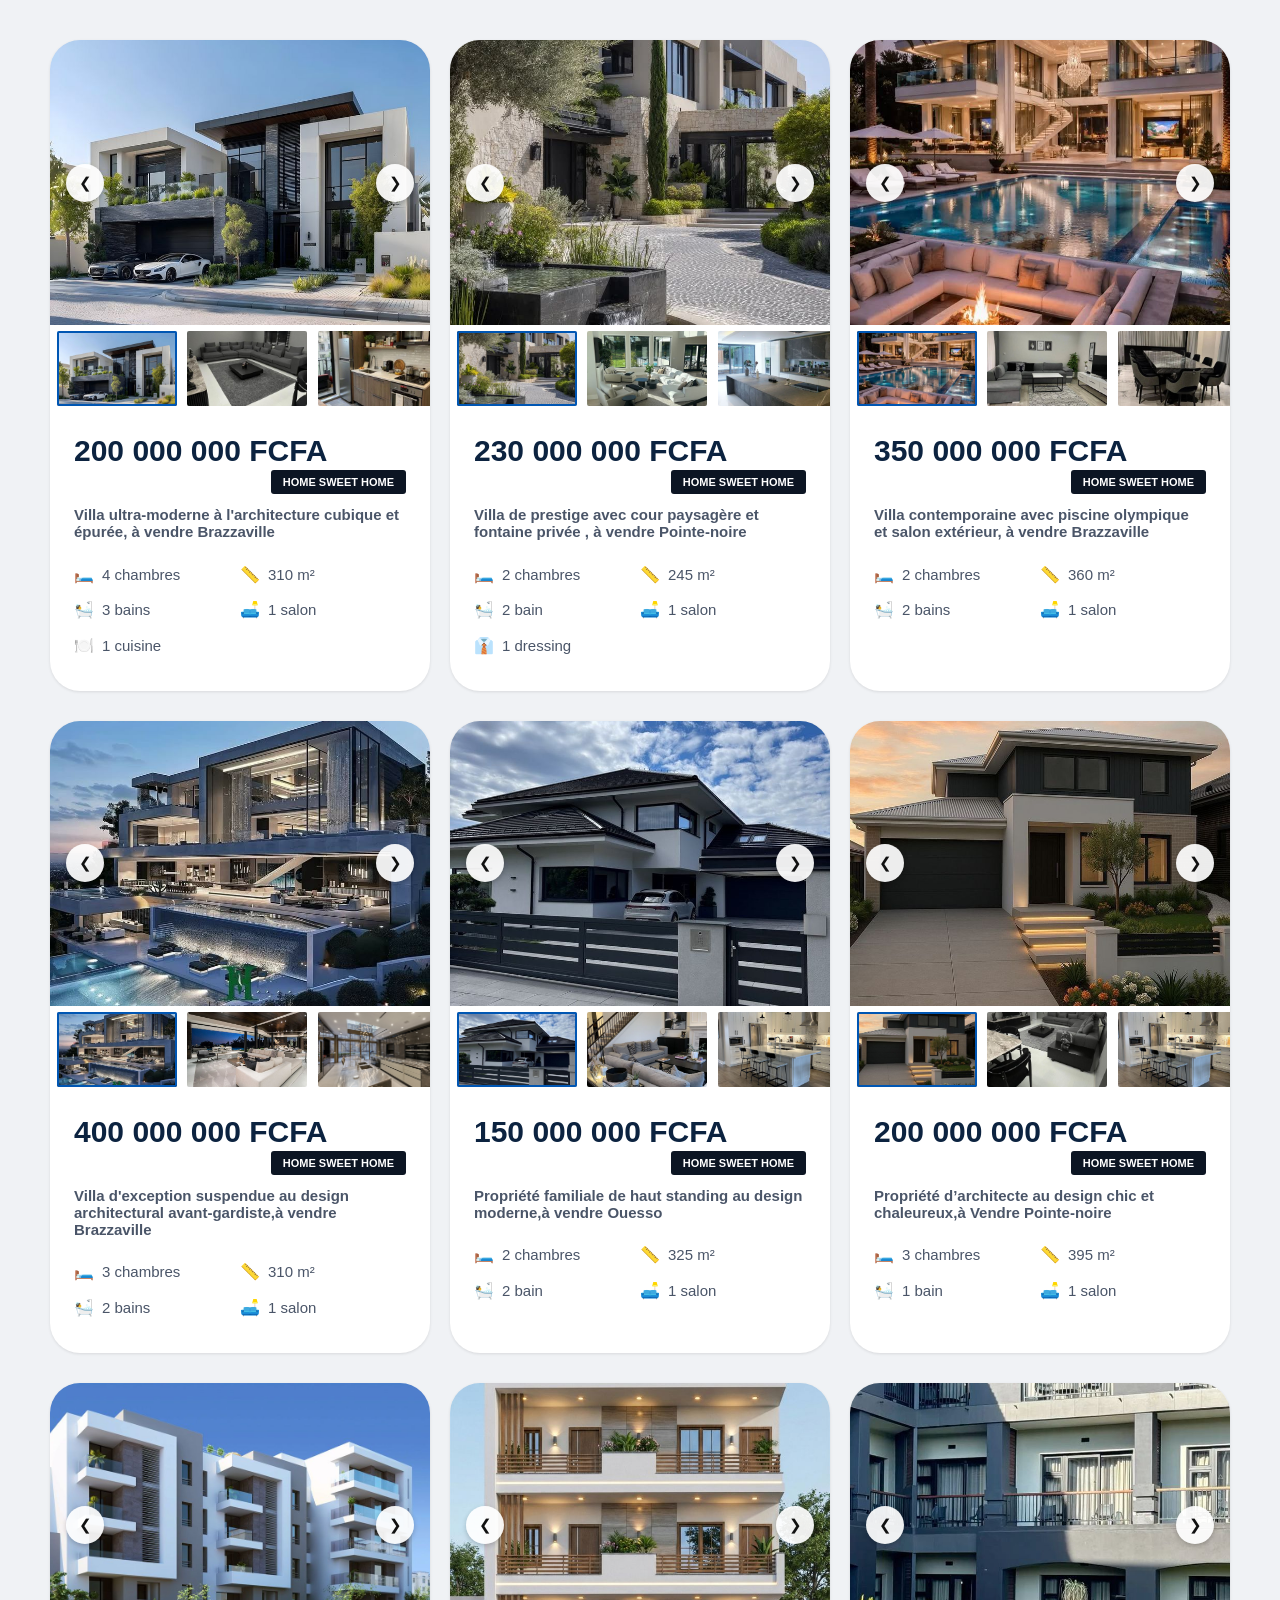
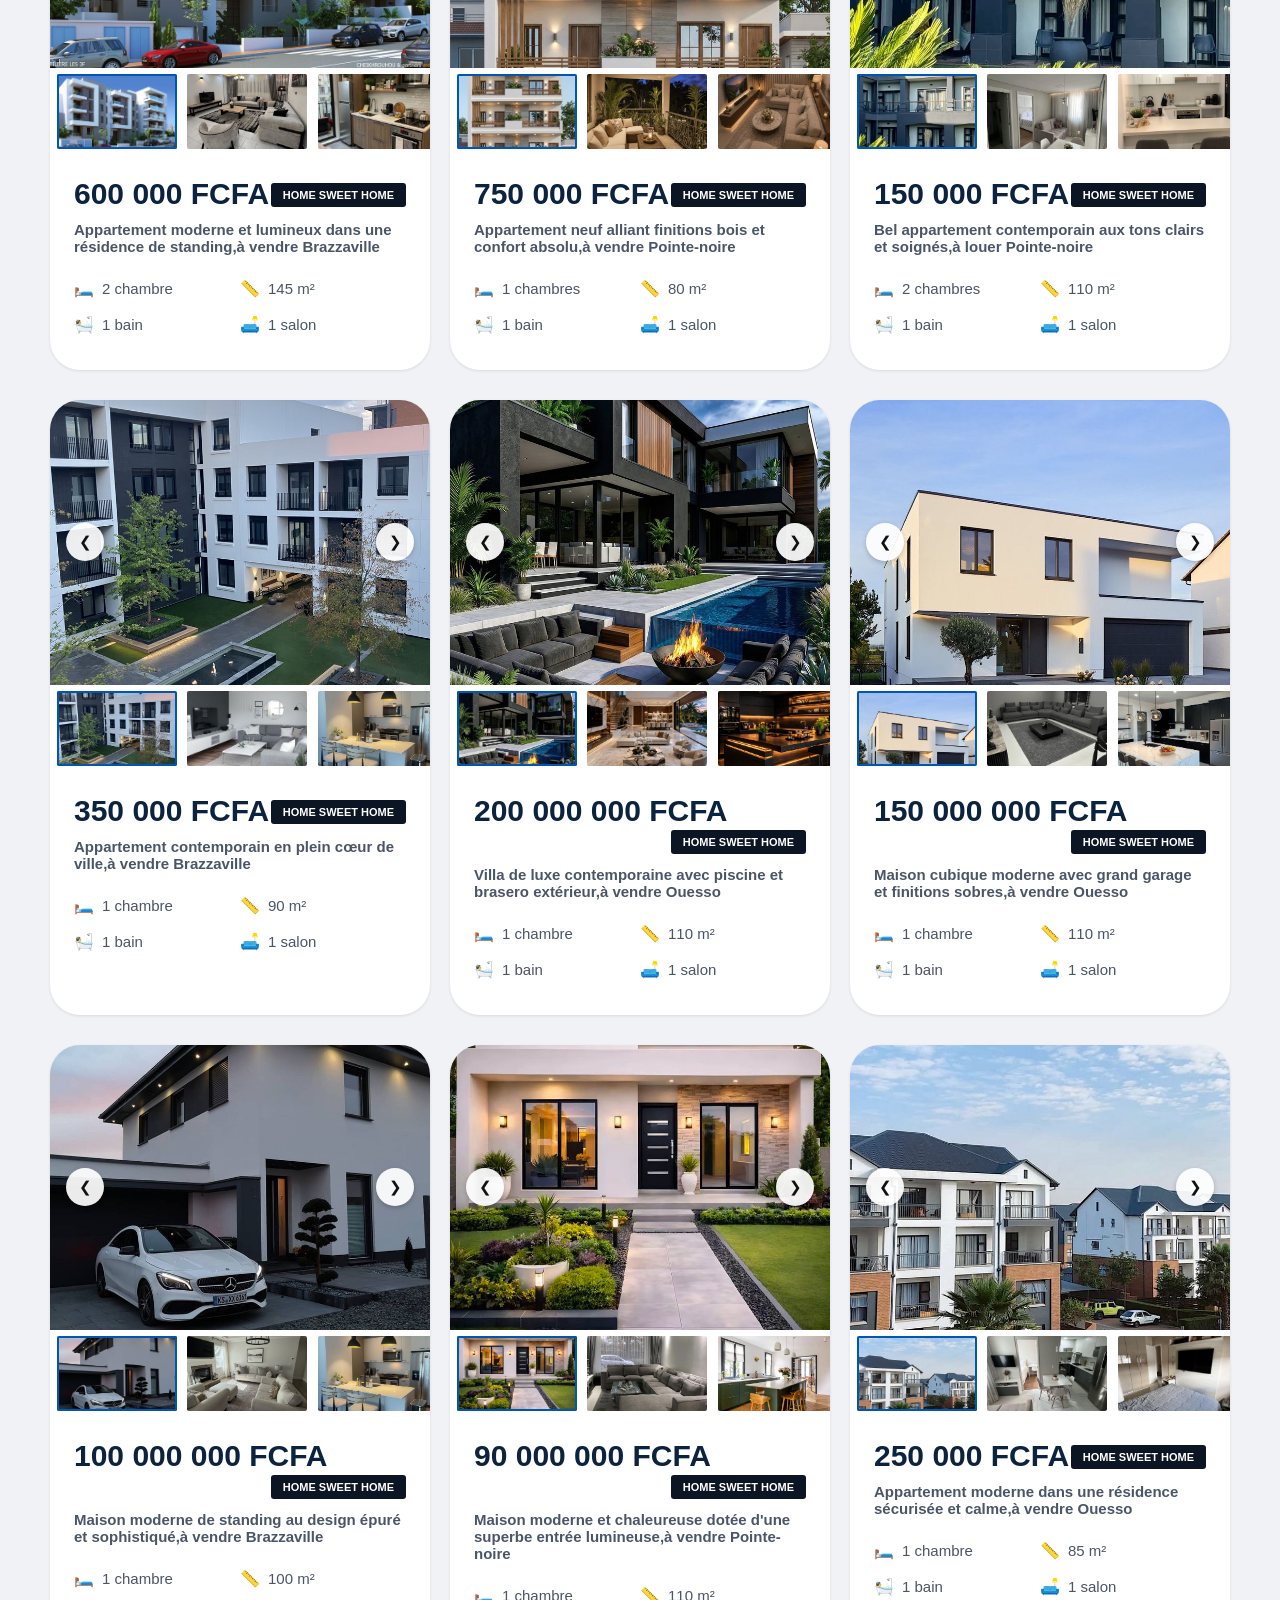
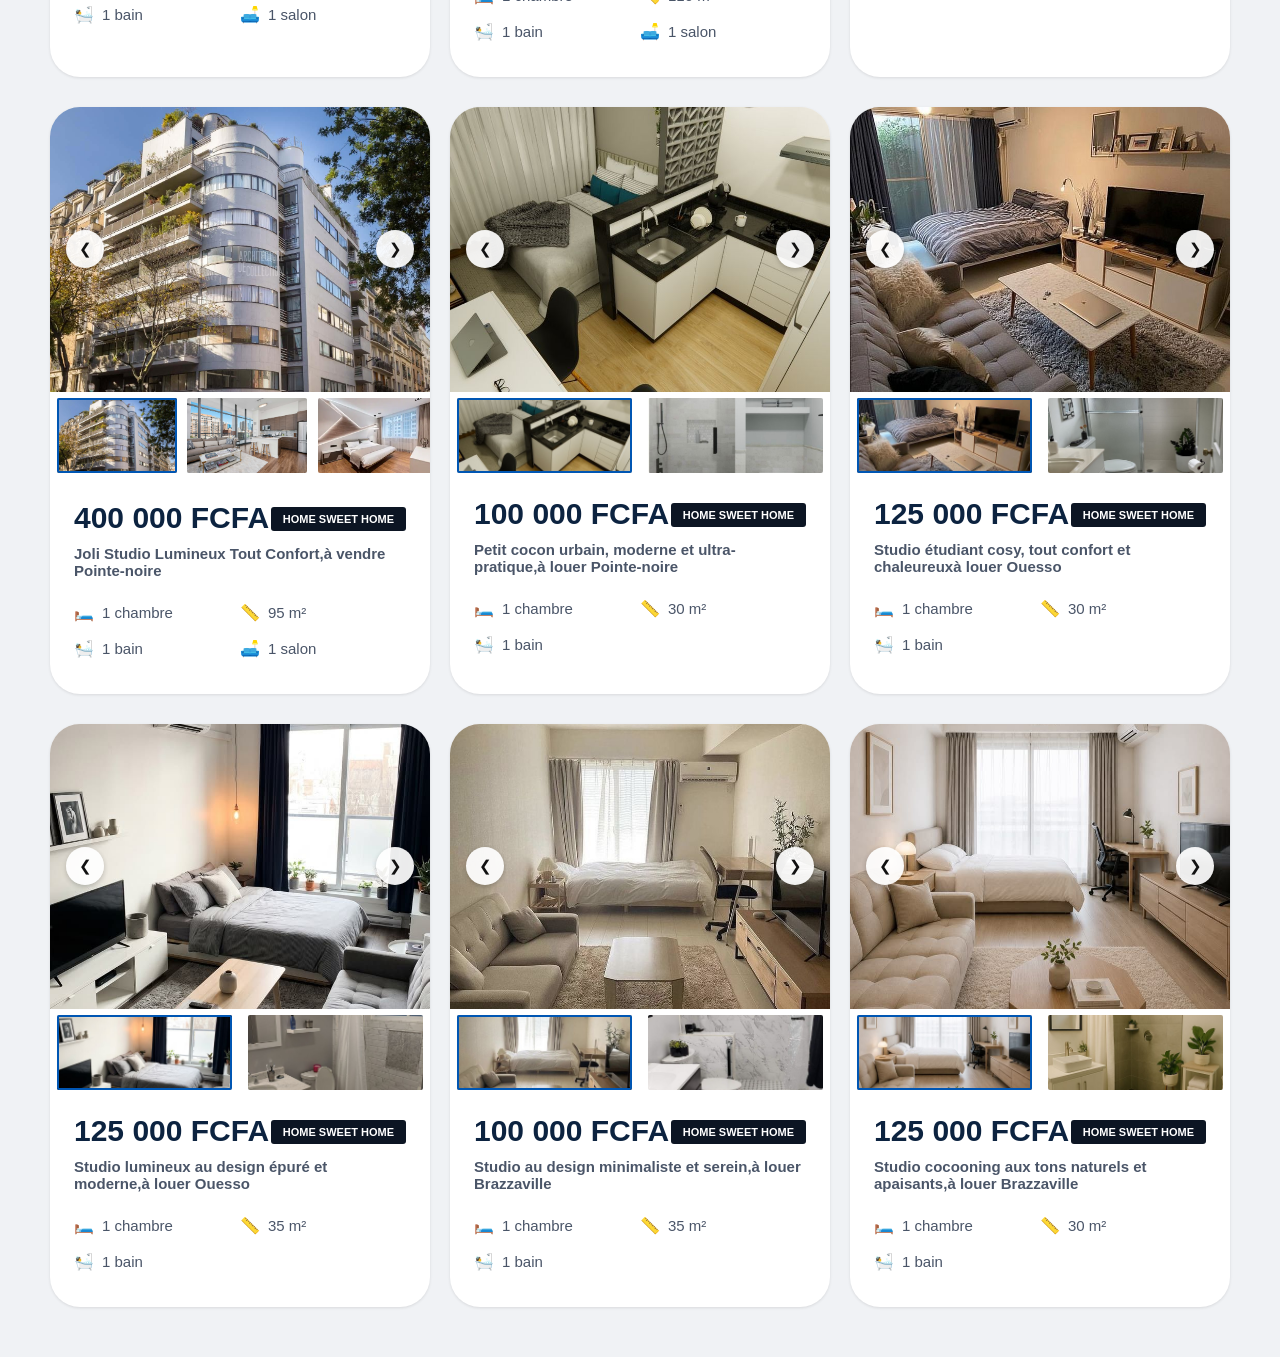
<file: Projet html/index.html>
<!DOCTYPE html>
<html lang="fr">
<head>
    <meta charset="UTF-8">
    <meta name="viewport" content="width=device-width, initial-scale=1.0">
    <title>Home Sweet Home - Flux Multi-Fiches</title>
    <link rel="stylesheet" href="style.css">
</head>
<body>

    <div class="property-feed">

        <!-- ==========================================================================
             FICHE 1 : VILLA À Brazzaville (10 PHOTOS)
             ========================================================================== -->
        <div class="property-card">
            
            <!-- BOUTONS RADIO UNIQUE FICHE 1 -->
            <input type="radio" name="gallery-select-1" id="photo-1" checked>
            <input type="radio" name="gallery-select-1" id="photo-2">
            <input type="radio" name="gallery-select-1" id="photo-3">
            <input type="radio" name="gallery-select-1" id="photo-4">
            <input type="radio" name="gallery-select-1" id="photo-5">
            <input type="radio" name="gallery-select-1" id="photo-6">
            <input type="radio" name="gallery-select-1" id="photo-7">
            <input type="radio" name="gallery-select-1" id="photo-8">
            <input type="radio" name="gallery-select-1" id="photo-9">
            <input type="radio" name="gallery-select-1" id="photo-10">

            <div class="gallery-container">
                <!-- Grandes Images -->
                <img src="PHOTOS PROJET HTML/villa 5/devanture.jpeg" alt="Photo 1" class="main-image img1">
                <img src="PHOTOS PROJET HTML/villa 5/salon.jpeg" alt="Photo 2" class="main-image img2">
                <img src="PHOTOS PROJET HTML/villa 5/cuisine.jpeg" alt="Photo 3" class="main-image img3">
                <img src="PHOTOS PROJET HTML/villa 5/chambre.jpeg" alt="Photo 4" class="main-image img4">
                <img src="PHOTOS PROJET HTML/villa 5/chambre 2.jpeg" alt="Photo 5" class="main-image img5">
                <img src="PHOTOS PROJET HTML/villa 5/chambre 3.jpeg" alt="Photo 6" class="main-image img6">
                <img src="PHOTOS PROJET HTML/villa 5/chambre 4.jpeg" alt="Photo 7" class="main-image img7">
                <img src="PHOTOS PROJET HTML/villa 5/salle de bain 1.jpeg" alt="Photo 8" class="main-image img8">
                <img src="PHOTOS PROJET HTML/villa 5/salle de bain 2.jpeg" alt="Photo 9" class="main-image img9">
                <img src="PHOTOS PROJET HTML/villa 5/salle de bain 3.jpeg" alt="Photo 10" class="main-image img10">

                <!-- Flèches Fiche 1 -->
                <div class="arrows-group arrow-grp1"><label for="photo-10" class="nav-arrow prev">❮</label><label for="photo-2" class="nav-arrow next">❯</label></div>
                <div class="arrows-group arrow-grp2"><label for="photo-1" class="nav-arrow prev">❮</label><label for="photo-3" class="nav-arrow next">❯</label></div>
                <div class="arrows-group arrow-grp3"><label for="photo-2" class="nav-arrow prev">❮</label><label for="photo-4" class="nav-arrow next">❯</label></div>
                <div class="arrows-group arrow-grp4"><label for="photo-3" class="nav-arrow prev">❮</label><label for="photo-5" class="nav-arrow next">❯</label></div>
                <div class="arrows-group arrow-grp5"><label for="photo-4" class="nav-arrow prev">❮</label><label for="photo-6" class="nav-arrow next">❯</label></div>
                <div class="arrows-group arrow-grp6"><label for="photo-5" class="nav-arrow prev">❮</label><label for="photo-7" class="nav-arrow next">❯</label></div>
                <div class="arrows-group arrow-grp7"><label for="photo-6" class="nav-arrow prev">❮</label><label for="photo-8" class="nav-arrow next">❯</label></div>
                <div class="arrows-group arrow-grp8"><label for="photo-7" class="nav-arrow prev">❮</label><label for="photo-9" class="nav-arrow next">❯</label></div>
                <div class="arrows-group arrow-grp9"><label for="photo-8" class="nav-arrow prev">❮</label><label for="photo-10" class="nav-arrow next">❯</label></div>
                <div class="arrows-group arrow-grp10"><label for="photo-9" class="nav-arrow prev">❮</label><label for="photo-1" class="nav-arrow next">❯</label></div>
            </div>

            <div class="thumbnails-container">
                <label for="photo-1" class="thumb label1"><img src="PHOTOS PROJET HTML/villa 5/devanture.jpeg" alt="Mini 1"></label>
                <label for="photo-2" class="thumb label2"><img src="PHOTOS PROJET HTML/villa 5/salon.jpeg" alt="Mini 2"></label>
                <label for="photo-3" class="thumb label3"><img src="PHOTOS PROJET HTML/villa 5/cuisine.jpeg" alt="Mini 3"></label>
                <label for="photo-4" class="thumb label4"><img src="PHOTOS PROJET HTML/villa 5/chambre.jpeg" alt="Mini 4"></label>
                <label for="photo-5" class="thumb label5"><img src="PHOTOS PROJET HTML/villa 5/chambre 2.jpeg" alt="Mini 5"></label>
                <label for="photo-6" class="thumb label6"><img src="PHOTOS PROJET HTML/villa 5/chambre 3.jpeg" alt="Mini 6"></label>
                <label for="photo-7" class="thumb label7"><img src="PHOTOS PROJET HTML/villa 5/chambre 4.jpeg" alt="Mini 7"></label>
                <label for="photo-8" class="thumb label8"><img src="PHOTOS PROJET HTML/villa 5/salle de bain 1.jpeg" alt="Mini 8"></label>
                <label for="photo-9" class="thumb label9"><img src="PHOTOS PROJET HTML/villa 5/salle de bain 2.jpeg" alt="Mini 9"></label>
                <label for="photo-10" class="thumb label10"><img src="PHOTOS PROJET HTML/villa 5/salle de bain 3.jpeg" alt="Mini 10"></label>
            </div>

            <div class="card-body">
                <div class="price-row"><span class="price">200 000 000 FCFA</span><span class="badge">HOME SWEET HOME</span></div>
                <h2 class="property-title">Villa ultra-moderne à l'architecture cubique et épurée, <strong >à vendre Brazzaville</strong></h2>
                <div class="specs-grid">
                    <div class="spec-item"><span class="icon">🛏️</span><span class="text">4 chambres</span></div>
                    <div class="spec-item"><span class="icon">📏</span><span class="text">310 m²</span></div>
                    <div class="spec-item"><span class="icon">🛀</span><span class="text">3 bains</span></div>
                    <div class="spec-item"><span class="icon">🛋️</span><span class="text">1 salon</span></div>
                    <div class="spec-item"><span class="icon">🍽️</span><span class="text">1 cuisine </span></div>
                </div>
            </div>
        </div>


        <!-- ==========================================================================
             FICHE 2 : NOUVELLE VILLA (9 PHOTOS) - ID modifiés avec le préfixe "f2-"
             ========================================================================== -->
        <div class="property-card">
            
            <!-- BOUTONS RADIO UNIQUES FICHE 2 -->
            <input type="radio" name="gallery-select-2" id="f2-photo-1" checked>
            <input type="radio" name="gallery-select-2" id="f2-photo-2">
            <input type="radio" name="gallery-select-2" id="f2-photo-3">
            <input type="radio" name="gallery-select-2" id="f2-photo-4">
            <input type="radio" name="gallery-select-2" id="f2-photo-5">
            <input type="radio" name="gallery-select-2" id="f2-photo-6">
            <input type="radio" name="gallery-select-2" id="f2-photo-7">
            <input type="radio" name="gallery-select-2" id="f2-photo-8">
            <input type="radio" name="gallery-select-2" id="f2-photo-9">

            <div class="gallery-container">
                <!-- Grandes Images Fiche 2 -->
                <img src="PHOTOS PROJET HTML/villa 2/devanture.jpeg" alt="Photo 1" class="main-image img1">
                <img src="PHOTOS PROJET HTML/villa 2/salon.jpeg" alt="Photo 2" class="main-image img2">
                <img src="PHOTOS PROJET HTML/villa 2/CUISINE.jpeg" alt="Photo 3" class="main-image img3">
                <img src="PHOTOS PROJET HTML/villa 2/salle à manger.jpeg" alt="Photo 4" class="main-image img4">
                <img src="PHOTOS PROJET HTML/villa 2/Chambre 1.jpeg" alt="Photo 5" class="main-image img5">
                <img src="PHOTOS PROJET HTML/villa 2/chambre 2.jpeg" alt="Photo 6" class="main-image img6">
                <img src="PHOTOS PROJET HTML/villa 2/dressing.jpeg" alt="Photo 7" class="main-image img7">
                <img src="PHOTOS PROJET HTML/villa 2/salle de bain 1.jpeg" alt="Photo 8" class="main-image img8">
                <img src="PHOTOS PROJET HTML/villa 2/salle de bain 2.jpeg" alt="Photo 9" class="main-image img9">

                <!-- Flèches Fiche 2 (Ciblent les ID f2-...) -->
                <div class="arrows-group arrow-grp1"><label for="f2-photo-9" class="nav-arrow prev">❮</label><label for="f2-photo-2" class="nav-arrow next">❯</label></div>
                <div class="arrows-group arrow-grp2"><label for="f2-photo-1" class="nav-arrow prev">❮</label><label for="f2-photo-3" class="nav-arrow next">❯</label></div>
                <div class="arrows-group arrow-grp3"><label for="f2-photo-2" class="nav-arrow prev">❮</label><label for="f2-photo-4" class="nav-arrow next">❯</label></div>
                <div class="arrows-group arrow-grp4"><label for="f2-photo-3" class="nav-arrow prev">❮</label><label for="f2-photo-5" class="nav-arrow next">❯</label></div>
                <div class="arrows-group arrow-grp5"><label for="f2-photo-4" class="nav-arrow prev">❮</label><label for="f2-photo-6" class="nav-arrow next">❯</label></div>
                <div class="arrows-group arrow-grp6"><label for="f2-photo-5" class="nav-arrow prev">❮</label><label for="f2-photo-7" class="nav-arrow next">❯</label></div>
                <div class="arrows-group arrow-grp7"><label for="f2-photo-6" class="nav-arrow prev">❮</label><label for="f2-photo-8" class="nav-arrow next">❯</label></div>
                <div class="arrows-group arrow-grp8"><label for="f2-photo-7" class="nav-arrow prev">❮</label><label for="f2-photo-9" class="nav-arrow next">❯</label></div>
                <div class="arrows-group arrow-grp9"><label for="f2-photo-8" class="nav-arrow prev">❮</label><label for="f2-photo-1" class="nav-arrow next">❯</label></div>
            </div>

            <div class="thumbnails-container">
                <label for="f2-photo-1" class="thumb label1"><img src="PHOTOS PROJET HTML/villa 2/devanture.jpeg" alt="Mini 1"></label>
                <label for="f2-photo-2" class="thumb label2"><img src="PHOTOS PROJET HTML/villa 2/salon.jpeg" alt="Mini 2"></label>
                <label for="f2-photo-3" class="thumb label3"><img src="PHOTOS PROJET HTML/villa 2/CUISINE.jpeg" alt="Mini 3"></label>
                <label for="f2-photo-4" class="thumb label4"><img src="PHOTOS PROJET HTML/villa 2/salle à manger.jpeg" alt="Mini 4"></label>
                <label for="f2-photo-5" class="thumb label5"><img src="PHOTOS PROJET HTML/villa 2/Chambre 1.jpeg" alt="Mini 5"></label>
                <label for="f2-photo-6" class="thumb label6"><img src="PHOTOS PROJET HTML/villa 2/chambre 2.jpeg" alt="Mini 6"></label>
                <label for="f2-photo-7" class="thumb label7"><img src="PHOTOS PROJET HTML/villa 2/dressing.jpeg" alt="Mini 7"></label>
                <label for="f2-photo-8" class="thumb label8"><img src="PHOTOS PROJET HTML/villa 2/salle de bain 1.jpeg" alt="Mini 8"></label>
                <label for="f2-photo-9" class="thumb label9"><img src="PHOTOS PROJET HTML/villa 2/salle de bain 2.jpeg" alt="Mini 9"></label>
            </div>

            <div class="card-body">
                <div class="price-row"><span class="price">230 000 000 FCFA</span><span class="badge">HOME SWEET HOME</span></div>
                <h2 class="property-title">Villa de prestige avec cour paysagère et fontaine privée , <strong> à vendre Pointe-noire </strong></h2>
                <div class="specs-grid">
                    <div class="spec-item"><span class="icon">🛏️</span><span class="text">2 chambres</span></div>
                    <div class="spec-item"><span class="icon">📏</span><span class="text">245 m²</span></div>
                    <div class="spec-item"><span class="icon">🛀</span><span class="text">2 bain</span></div>
                    <div class="spec-item"><span class="icon">🛋️</span><span class="text">1 salon</span></div>
                    <div class="spec-item"><span class="icon">👔</span><span class="text">1 dressing</span></div>
                </div>
            </div>
        </div>
         <!-- ==========================================================================
             FICHE 3 : PROPRIÉTÉ À VENIR (8 PHOTOS)
             ========================================================================== -->
        <div class="property-card">
            <!-- BOUTONS RADIO UNIQUES FICHE 3 -->
            <input type="radio" name="gallery-select-3" id="f3-photo-1" checked>
            <input type="radio" name="gallery-select-3" id="f3-photo-2">
            <input type="radio" name="gallery-select-3" id="f3-photo-3">
            <input type="radio" name="gallery-select-3" id="f3-photo-4">
            <input type="radio" name="gallery-select-3" id="f3-photo-5">
            <input type="radio" name="gallery-select-3" id="f3-photo-6">
            <input type="radio" name="gallery-select-3" id="f3-photo-7">
            <input type="radio" name="gallery-select-3" id="f3-photo-8">

            <div class="gallery-container">
                <!-- Grandes Images Fiche 3 -->
                <img src="PHOTOS PROJET HTML/villa 3/devanture.jpeg" alt="Photo 1" class="main-image img1">
                <img src="PHOTOS PROJET HTML/villa 3/salon.jpeg" alt="Photo 2" class="main-image img2">
                <img src="PHOTOS PROJET HTML/villa 3/salle à manger.jpeg" alt="Photo 3" class="main-image img3">
                <img src="PHOTOS PROJET HTML/villa 3/cuisine.jpeg" alt="Photo 4" class="main-image img4">
                <img src="PHOTOS PROJET HTML/villa 3/chambre 1.jpeg" alt="Photo 5" class="main-image img5">
                <img src="PHOTOS PROJET HTML/villa 3/chambre 2.jpeg" alt="Photo 6" class="main-image img6">
                <img src="PHOTOS PROJET HTML/villa 3/salle de bain 1.jpeg" alt="Photo 7" class="main-image img7">
                <img src="PHOTOS PROJET HTML/villa 3/salle de bain 2.jpeg" alt="Photo 8" class="main-image img8">

                <!-- Flèches Fiche 3 (Boucle sur 8 photos : la gauche de la photo 1 va à la 8) -->
                <div class="arrows-group arrow-grp1"><label for="f3-photo-8" class="nav-arrow prev">❮</label><label for="f3-photo-2" class="nav-arrow next">❯</label></div>
                <div class="arrows-group arrow-grp2"><label for="f3-photo-1" class="nav-arrow prev">❮</label><label for="f3-photo-3" class="nav-arrow next">❯</label></div>
                <div class="arrows-group arrow-grp3"><label for="f3-photo-2" class="nav-arrow prev">❮</label><label for="f3-photo-4" class="nav-arrow next">❯</label></div>
                <div class="arrows-group arrow-grp4"><label for="f3-photo-3" class="nav-arrow prev">❮</label><label for="f3-photo-5" class="nav-arrow next">❯</label></div>
                <div class="arrows-group arrow-grp5"><label for="f3-photo-4" class="nav-arrow prev">❮</label><label for="f3-photo-6" class="nav-arrow next">❯</label></div>
                <div class="arrows-group arrow-grp6"><label for="f3-photo-5" class="nav-arrow prev">❮</label><label for="f3-photo-7" class="nav-arrow next">❯</label></div>
                <div class="arrows-group arrow-grp7"><label for="f3-photo-6" class="nav-arrow prev">❮</label><label for="f3-photo-8" class="nav-arrow next">❯</label></div>
                <div class="arrows-group arrow-grp8"><label for="f3-photo-7" class="nav-arrow prev">❮</label><label for="f3-photo-1" class="nav-arrow next">❯</label></div>
            </div>

            <div class="thumbnails-container">
                <label for="f3-photo-1" class="thumb label1"><img src="PHOTOS PROJET HTML/villa 3/devanture.jpeg" alt="Mini 1"></label>
                <label for="f3-photo-2" class="thumb label2"><img src="PHOTOS PROJET HTML/villa 3/salon.jpeg" alt="Mini 2"></label>
                <label for="f3-photo-3" class="thumb label3"><img src="PHOTOS PROJET HTML/villa 3/salle à manger.jpeg" alt="Mini 3"></label>
                <label for="f3-photo-4" class="thumb label4"><img src="PHOTOS PROJET HTML/villa 3/cuisine.jpeg" alt="Mini 4"></label>
                <label for="f3-photo-5" class="thumb label5"><img src="PHOTOS PROJET HTML/villa 3/chambre 1.jpeg" alt="Mini 5"></label>
                <label for="f3-photo-6" class="thumb label6"><img src="PHOTOS PROJET HTML/villa 3/chambre 2.jpeg" alt="Mini 6"></label>
                <label for="f3-photo-7" class="thumb label7"><img src="PHOTOS PROJET HTML/villa 3/salle de bain 1.jpeg" alt="Mini 7"></label>
                <label for="f3-photo-8" class="thumb label8"><img src="PHOTOS PROJET HTML/villa 3/salle de bain 2.jpeg" alt="Mini 8"></label>
            </div>

            <div class="card-body">
                <div class="price-row"><span class="price">350 000 000 FCFA</span><span class="badge">HOME SWEET HOME</span></div>
                <h2 class="property-title">Villa contemporaine avec piscine olympique et salon extérieur, <strong>à vendre Brazzaville</strong></h2>
                <div class="specs-grid">
                    <div class="spec-item"><span class="icon">🛏️</span><span class="text">2 chambres</span></div>
                    <div class="spec-item"><span class="icon">📏</span><span class="text">360 m²</span></div>
                    <div class="spec-item"><span class="icon">🛀</span><span class="text">2 bains</span></div>
                    <div class="spec-item"><span class="icon">🛋️</span><span class="text">1 salon</span></div>
                </div>
            </div>
        </div>


        <!-- ==========================================================================
             FICHE 4 : PROPRIÉTÉ À VENIR (8 PHOTOS)
             ========================================================================== -->
        <div class="property-card">
            <!-- BOUTONS RADIO UNIQUES FICHE 4 -->
            <input type="radio" name="gallery-select-4" id="f4-photo-1" checked>
            <input type="radio" name="gallery-select-4" id="f4-photo-2">
            <input type="radio" name="gallery-select-4" id="f4-photo-3">
            <input type="radio" name="gallery-select-4" id="f4-photo-4">
            <input type="radio" name="gallery-select-4" id="f4-photo-5">
            <input type="radio" name="gallery-select-4" id="f4-photo-6">
            <input type="radio" name="gallery-select-4" id="f4-photo-7">
            <input type="radio" name="gallery-select-4" id="f4-photo-8">

            <div class="gallery-container">
                <!-- Grandes Images Fiche 4 -->
                <img src="PHOTOS PROJET HTML/villa 4/devanture.jpeg" alt="Photo 1" class="main-image img1">
                <img src="PHOTOS PROJET HTML/villa 4/salon.jpg" alt="Photo 2" class="main-image img2">
                <img src="PHOTOS PROJET HTML/villa 4/cuisine.jpg" alt="Photo 3" class="main-image img3">
                <img src="PHOTOS PROJET HTML/villa 4/chambre 1.webp" alt="Photo 4" class="main-image img4">
                <img src="PHOTOS PROJET HTML/villa 4/chambre 2.jpg" alt="Photo 5" class="main-image img5">
                <img src="PHOTOS PROJET HTML/villa 4/chambre 3.jpg" alt="Photo 6" class="main-image img6">
                <img src="PHOTOS PROJET HTML/villa 4/salle de bain 1.jpg" alt="Photo 7" class="main-image img7">
                <img src="PHOTOS PROJET HTML/villa 4/salle de bain 2.webp" alt="Photo 8" class="main-image img8">

                <!-- Flèches Fiche 4 -->
                <div class="arrows-group arrow-grp1"><label for="f4-photo-8" class="nav-arrow prev">❮</label><label for="f4-photo-2" class="nav-arrow next">❯</label></div>
                <div class="arrows-group arrow-grp2"><label for="f4-photo-1" class="nav-arrow prev">❮</label><label for="f4-photo-3" class="nav-arrow next">❯</label></div>
                <div class="arrows-group arrow-grp3"><label for="f4-photo-2" class="nav-arrow prev">❮</label><label for="f4-photo-4" class="nav-arrow next">❯</label></div>
                <div class="arrows-group arrow-grp4"><label for="f4-photo-3" class="nav-arrow prev">❮</label><label for="f4-photo-5" class="nav-arrow next">❯</label></div>
                <div class="arrows-group arrow-grp5"><label for="f4-photo-4" class="nav-arrow prev">❮</label><label for="f4-photo-6" class="nav-arrow next">❯</label></div>
                <div class="arrows-group arrow-grp6"><label for="f4-photo-5" class="nav-arrow prev">❮</label><label for="f4-photo-7" class="nav-arrow next">❯</label></div>
                <div class="arrows-group arrow-grp7"><label for="f4-photo-6" class="nav-arrow prev">❮</label><label for="f4-photo-8" class="nav-arrow next">❯</label></div>
                <div class="arrows-group arrow-grp8"><label for="f4-photo-7" class="nav-arrow prev">❮</label><label for="f4-photo-1" class="nav-arrow next">❯</label></div>
            </div>

            <div class="thumbnails-container">
                <label for="f4-photo-1" class="thumb label1"><img src="PHOTOS PROJET HTML/villa 4/devanture.jpeg" alt="Mini 1"></label>
                <label for="f4-photo-2" class="thumb label2"><img src="PHOTOS PROJET HTML/villa 4/salon.jpg" alt="Mini 2"></label>
                <label for="f4-photo-3" class="thumb label3"><img src="PHOTOS PROJET HTML/villa 4/cuisine.jpg" alt="Mini 3"></label>
                <label for="f4-photo-4" class="thumb label4"><img src="PHOTOS PROJET HTML/villa 4/chambre 1.webp" alt="Mini 4"></label>
                <label for="f4-photo-5" class="thumb label5"><img src="PHOTOS PROJET HTML/villa 4/chambre 2.jpg" alt="Mini 5"></label>
                <label for="f4-photo-6" class="thumb label6"><img src="PHOTOS PROJET HTML/villa 4/chambre 3.jpg" alt="Mini 6"></label>
                <label for="f4-photo-7" class="thumb label7"><img src="PHOTOS PROJET HTML/villa 4/salle de bain 1.jpg" alt="Mini 7"></label>
                <label for="f4-photo-8" class="thumb label8"><img src="PHOTOS PROJET HTML/villa 4/salle de bain 2.webp" alt="Mini 8"></label>
            </div>

            <div class="card-body">
                <div class="price-row"><span class="price">400 000 000 FCFA</span><span class="badge">HOME SWEET HOME</span></div>
                <h2 class="property-title">Villa d'exception suspendue au design architectural avant-gardiste,<strong>à vendre Brazzaville </strong></h2>
                <div class="specs-grid">
                    <div class="spec-item"><span class="icon">🛏️</span><span class="text">3 chambres</span></div>
                    <div class="spec-item"><span class="icon">📏</span><span class="text">310 m²</span></div>
                    <div class="spec-item"><span class="icon">🛀</span><span class="text">2 bains</span></div>
                    <div class="spec-item"><span class="icon">🛋️</span><span class="text">1 salon</span></div>
                </div>
            </div>
        </div>

        <!-- ==========================================================================
             FICHE 5 : PROPRIÉTÉ 7 PHOTOS
             ========================================================================== -->
        <div class="property-card">
            <!-- BOUTONS RADIO UNIQUES FICHE 5 -->
            <input type="radio" name="gallery-select-5" id="f5-photo-1" checked>
            <input type="radio" name="gallery-select-5" id="f5-photo-2">
            <input type="radio" name="gallery-select-5" id="f5-photo-3">
            <input type="radio" name="gallery-select-5" id="f5-photo-4">
            <input type="radio" name="gallery-select-5" id="f5-photo-5">
            <input type="radio" name="gallery-select-5" id="f5-photo-6">
            <input type="radio" name="gallery-select-5" id="f5-photo-7">

            <div class="gallery-container">
                <!-- Grandes Images Fiche 5 -->
                <img src="PHOTOS PROJET HTML/Maison/devanture.jpeg" alt="Photo 1" class="main-image img1">
                <img src="PHOTOS PROJET HTML/Maison/salon.jpeg" alt="Photo 2" class="main-image img2">
                <img src="PHOTOS PROJET HTML/Maison/cuisine.jpeg" alt="Photo 3" class="main-image img3">
                <img src="PHOTOS PROJET HTML/Maison/chambre 1.jpeg" alt="Photo 4" class="main-image img4">
                <img src="PHOTOS PROJET HTML/Maison/chambre 2.jpeg" alt="Photo 5" class="main-image img5">
                <img src="PHOTOS PROJET HTML/Maison/salle de bain 1.jpeg" alt="Photo 6" class="main-image img6">
                <img src="PHOTOS PROJET HTML/Maison/salle de bain 2.jpeg" alt="Photo 7" class="main-image img7">

                <!-- Flèches Fiche 5 (Boucle sur 7 photos : la gauche de la photo 1 va à la 7) -->
                <div class="arrows-group arrow-grp1"><label for="f5-photo-7" class="nav-arrow prev">❮</label><label for="f5-photo-2" class="nav-arrow next">❯</label></div>
                <div class="arrows-group arrow-grp2"><label for="f5-photo-1" class="nav-arrow prev">❮</label><label for="f5-photo-3" class="nav-arrow next">❯</label></div>
                <div class="arrows-group arrow-grp3"><label for="f5-photo-2" class="nav-arrow prev">❮</label><label for="f5-photo-4" class="nav-arrow next">❯</label></div>
                <div class="arrows-group arrow-grp4"><label for="f5-photo-3" class="nav-arrow prev">❮</label><label for="f5-photo-5" class="nav-arrow next">❯</label></div>
                <div class="arrows-group arrow-grp5"><label for="f5-photo-4" class="nav-arrow prev">❮</label><label for="f5-photo-6" class="nav-arrow next">❯</label></div>
                <div class="arrows-group arrow-grp6"><label for="f5-photo-5" class="nav-arrow prev">❮</label><label for="f5-photo-7" class="nav-arrow next">❯</label></div>
                <div class="arrows-group arrow-grp7"><label for="f5-photo-6" class="nav-arrow prev">❮</label><label for="f5-photo-1" class="nav-arrow next">❯</label></div>
            </div>

            <div class="thumbnails-container">
                <label for="f5-photo-1" class="thumb label1"><img src="PHOTOS PROJET HTML/Maison/devanture.jpeg" alt="Mini 1"></label>
                <label for="f5-photo-2" class="thumb label2"><img src="PHOTOS PROJET HTML/Maison/salon.jpeg" alt="Mini 2"></label>
                <label for="f5-photo-3" class="thumb label3"><img src="PHOTOS PROJET HTML/Maison/cuisine.jpeg" alt="Mini 3"></label>
                <label for="f5-photo-4" class="thumb label4"><img src="PHOTOS PROJET HTML/Maison/chambre 1.jpeg" alt="Mini 4"></label>
                <label for="f5-photo-5" class="thumb label5"><img src="PHOTOS PROJET HTML/Maison/chambre 2.jpeg" alt="Mini 5"></label>
                <label for="f5-photo-6" class="thumb label6"><img src="PHOTOS PROJET HTML/Maison/salle de bain 1.jpeg" alt="Mini 6"></label>
                <label for="f5-photo-7" class="thumb label7"><img src="PHOTOS PROJET HTML/Maison/salle de bain 2.jpeg" alt="Mini 7"></label>
            </div>

            <div class="card-body">
                <div class="price-row"><span class="price">150 000 000 FCFA</span><span class="badge">HOME SWEET HOME</span></div>
                <h2 class="property-title">Propriété familiale de haut standing au design moderne,<strong>à vendre Ouesso</strong></h2>
                <div class="specs-grid">
                    <div class="spec-item"><span class="icon">🛏️</span><span class="text">2 chambres</span></div>
                    <div class="spec-item"><span class="icon">📏</span><span class="text">325 m²</span></div>
                    <div class="spec-item"><span class="icon">🛀</span><span class="text">2 bain</span></div>
                    <div class="spec-item"><span class="icon">🛋️</span><span class="text">1 salon</span></div>
                </div>
            </div>
        </div>


        <!-- ==========================================================================
             FICHE 6 : PROPRIÉTÉ 7 PHOTOS
             ========================================================================== -->
        <div class="property-card">
            <!-- BOUTONS RADIO UNIQUES FICHE 6 -->
            <input type="radio" name="gallery-select-6" id="f6-photo-1" checked>
            <input type="radio" name="gallery-select-6" id="f6-photo-2">
            <input type="radio" name="gallery-select-6" id="f6-photo-3">
            <input type="radio" name="gallery-select-6" id="f6-photo-4">
            <input type="radio" name="gallery-select-6" id="f6-photo-5">
            <input type="radio" name="gallery-select-6" id="f6-photo-6">
            <input type="radio" name="gallery-select-6" id="f6-photo-7">

            <div class="gallery-container">
                <!-- Grandes Images Fiche 6 -->
                <img src="PHOTOS PROJET HTML/maison 2/devanture.jpeg" alt="Photo 1" class="main-image img1">
                <img src="PHOTOS PROJET HTML/maison 2/salon.jpeg" alt="Photo 2" class="main-image img2">
                <img src="PHOTOS PROJET HTML/maison 2/cuisine.jpeg" alt="Photo 3" class="main-image img3">
                <img src="PHOTOS PROJET HTML/maison 2/chambre.jpeg" alt="Photo 4" class="main-image img4">
                <img src="PHOTOS PROJET HTML/maison 2/chambre 2.jpeg" alt="Photo 5" class="main-image img5">
                <img src="PHOTOS PROJET HTML/maison 2/chambre 3.jpeg" alt="Photo 6" class="main-image img6">
                <img src="PHOTOS PROJET HTML/maison 2/salle de bain.jpeg" alt="Photo 7" class="main-image img7">

                <!-- Flèches Fiche 6 -->
                <div class="arrows-group arrow-grp1"><label for="f6-photo-7" class="nav-arrow prev">❮</label><label for="f6-photo-2" class="nav-arrow next">❯</label></div>
                <div class="arrows-group arrow-grp2"><label for="f6-photo-1" class="nav-arrow prev">❮</label><label for="f6-photo-3" class="nav-arrow next">❯</label></div>
                <div class="arrows-group arrow-grp3"><label for="f6-photo-2" class="nav-arrow prev">❮</label><label for="f6-photo-4" class="nav-arrow next">❯</label></div>
                <div class="arrows-group arrow-grp4"><label for="f6-photo-3" class="nav-arrow prev">❮</label><label for="f6-photo-5" class="nav-arrow next">❯</label></div>
                <div class="arrows-group arrow-grp5"><label for="f6-photo-4" class="nav-arrow prev">❮</label><label for="f6-photo-6" class="nav-arrow next">❯</label></div>
                <div class="arrows-group arrow-grp6"><label for="f6-photo-5" class="nav-arrow prev">❮</label><label for="f6-photo-7" class="nav-arrow next">❯</label></div>
                <div class="arrows-group arrow-grp7"><label for="f6-photo-6" class="nav-arrow prev">❮</label><label for="f6-photo-1" class="nav-arrow next">❯</label></div>
            </div>

            <div class="thumbnails-container">
                <label for="f6-photo-1" class="thumb label1"><img src="PHOTOS PROJET HTML/maison 2/devanture.jpeg" alt="Mini 1"></label>
                <label for="f6-photo-2" class="thumb label2"><img src="PHOTOS PROJET HTML/maison 2/salon.jpeg" alt="Mini 2"></label>
                <label for="f6-photo-3" class="thumb label3"><img src="PHOTOS PROJET HTML/maison 2/cuisine.jpeg" alt="Mini 3"></label>
                <label for="f6-photo-4" class="thumb label4"><img src="PHOTOS PROJET HTML/maison 2/chambre.jpeg" alt="Mini 4"></label>
                <label for="f6-photo-5" class="thumb label5"><img src="PHOTOS PROJET HTML/maison 2/chambre 2.jpeg" alt="Mini 5"></label>
                <label for="f6-photo-6" class="thumb label6"><img src="PHOTOS PROJET HTML/maison 2/chambre 3.jpeg" alt="Mini 6"></label>
                <label for="f6-photo-7" class="thumb label7"><img src="PHOTOS PROJET HTML/maison 2/salle de bain.jpeg" alt="Mini 7"></label>
            </div>

            <div class="card-body">
                <div class="price-row"><span class="price">200 000 000 FCFA</span><span class="badge">HOME SWEET HOME</span></div>
                <h2 class="property-title">Propriété d’architecte au design chic et chaleureux,<strong >à Vendre Pointe-noire</strong></h2>
                <div class="specs-grid">
                    <div class="spec-item"><span class="icon">🛏️</span><span class="text">3 chambres</span></div>
                    <div class="spec-item"><span class="icon">📏</span><span class="text">395 m²</span></div>
                    <div class="spec-item"><span class="icon">🛀</span><span class="text">1 bain</span></div>
                    <div class="spec-item"><span class="icon">🛋️</span><span class="text">1 salon</span></div>
                </div>
            </div>
        </div>

        <!-- ==========================================================================
             FICHE 7 : PROPRIÉTÉ 6 PHOTOS
             ========================================================================== -->
        <div class="property-card">
            <!-- BOUTONS RADIO UNIQUES FICHE 7 -->
            <input type="radio" name="gallery-select-7" id="f7-photo-1" checked>
            <input type="radio" name="gallery-select-7" id="f7-photo-2">
            <input type="radio" name="gallery-select-7" id="f7-photo-3">
            <input type="radio" name="gallery-select-7" id="f7-photo-4">
            <input type="radio" name="gallery-select-7" id="f7-photo-5">
            <input type="radio" name="gallery-select-7" id="f7-photo-6">

            <div class="gallery-container">
                <!-- Grandes Images Fiche 7 -->
                <img src="PHOTOS PROJET HTML/appartement 5/devanture.jpg" alt="Photo 1" class="main-image img1">
                <img src="PHOTOS PROJET HTML/appartement 5/salon.jpeg" alt="Photo 2" class="main-image img2">
                <img src="PHOTOS PROJET HTML/appartement 5/cuisine.jpeg" alt="Photo 3" class="main-image img3">
                <img src="PHOTOS PROJET HTML/appartement 5/chambre.jpeg" alt="Photo 4" class="main-image img4">
                <img src="PHOTOS PROJET HTML/appartement 5/chambre 2.jpeg" alt="Photo 5" class="main-image img5">
                <img src="PHOTOS PROJET HTML/appartement 5/salle de bain.jpeg" alt="Photo 6" class="main-image img6">

                <!-- Flèches Fiche 7 (Boucle sur 6 photos : la gauche de la photo 1 va à la 6) -->
                <div class="arrows-group arrow-grp1"><label for="f7-photo-6" class="nav-arrow prev">❮</label><label for="f7-photo-2" class="nav-arrow next">❯</label></div>
                <div class="arrows-group arrow-grp2"><label for="f7-photo-1" class="nav-arrow prev">❮</label><label for="f7-photo-3" class="nav-arrow next">❯</label></div>
                <div class="arrows-group arrow-grp3"><label for="f7-photo-2" class="nav-arrow prev">❮</label><label for="f7-photo-4" class="nav-arrow next">❯</label></div>
                <div class="arrows-group arrow-grp4"><label for="f7-photo-3" class="nav-arrow prev">❮</label><label for="f7-photo-5" class="nav-arrow next">❯</label></div>
                <div class="arrows-group arrow-grp5"><label for="f7-photo-4" class="nav-arrow prev">❮</label><label for="f7-photo-6" class="nav-arrow next">❯</label></div>
                <div class="arrows-group arrow-grp6"><label for="f7-photo-5" class="nav-arrow prev">❮</label><label for="f7-photo-1" class="nav-arrow next">❯</label></div>
            </div>

            <div class="thumbnails-container">
                <label for="f7-photo-1" class="thumb label1"><img src="PHOTOS PROJET HTML/appartement 5/devanture.jpg" alt="Mini 1"></label>
                <label for="f7-photo-2" class="thumb label2"><img src="PHOTOS PROJET HTML/appartement 5/salon.jpeg" alt="Mini 2"></label>
                <label for="f7-photo-3" class="thumb label3"><img src="PHOTOS PROJET HTML/appartement 5/cuisine.jpeg" alt="Mini 3"></label>
                <label for="f7-photo-4" class="thumb label4"><img src="PHOTOS PROJET HTML/appartement 5/chambre.jpeg" alt="Mini 4"></label>
                <label for="f7-photo-5" class="thumb label5"><img src="PHOTOS PROJET HTML/appartement 5/chambre 2.jpeg" alt="Mini 5"></label>
                <label for="f7-photo-6" class="thumb label6"><img src="PHOTOS PROJET HTML/maison 5/salle de bain.jpeg" alt="Mini 6"></label>
            </div>

            <div class="card-body">
                <div class="price-row"><span class="price">600 000 FCFA</span><span class="badge">HOME SWEET HOME</span></div>
                <h2 class="property-title">Appartement moderne et lumineux dans une résidence de standing,<strong>à vendre Brazzaville</strong></h2>
                <div class="specs-grid">
                    <div class="spec-item"><span class="icon">🛏️</span><span class="text">2 chambre</span></div>
                    <div class="spec-item"><span class="icon">📏</span><span class="text">145 m²</span></div>
                    <div class="spec-item"><span class="icon">🛀</span><span class="text">1 bain</span></div>
                    <div class="spec-item"><span class="icon">🛋️</span><span class="text">1 salon</span></div>
                </div>
            </div>
        </div>


        <!-- ==========================================================================
             FICHE 8 : PROPRIÉTÉ 6 PHOTOS
             ========================================================================== -->
        <div class="property-card">
            <!-- BOUTONS RADIO UNIQUES FICHE 8 -->
            <input type="radio" name="gallery-select-8" id="f8-photo-1" checked>
            <input type="radio" name="gallery-select-8" id="f8-photo-2">
            <input type="radio" name="gallery-select-8" id="f8-photo-3">
            <input type="radio" name="gallery-select-8" id="f8-photo-4">
            <input type="radio" name="gallery-select-8" id="f8-photo-5">
            <input type="radio" name="gallery-select-8" id="f8-photo-6">

            <div class="gallery-container">
                <!-- Grandes Images Fiche 8 -->
                <img src="appartement 7/appat1.jpeg" alt="Photo 1" class="main-image img1">
                <img src="appartement 7/balcon1.jpeg" alt="Photo 2" class="main-image img2">
                <img src="appartement 7/salonap1.jpeg" alt="Photo 3" class="main-image img3">
                <img src="appartement 7/cuisineap1.jpeg" alt="Photo 4" class="main-image img4">
                <img src="appartement 7/chambreap.jpeg" alt="Photo 5" class="main-image img5">
                <img src="appartement 7/doucheap1.jpeg" alt="Photo 6" class="main-image img6">

                <!-- Flèches Fiche 8 -->
                <div class="arrows-group arrow-grp1"><label for="f8-photo-6" class="nav-arrow prev">❮</label><label for="f8-photo-2" class="nav-arrow next">❯</label></div>
                <div class="arrows-group arrow-grp2"><label for="f8-photo-1" class="nav-arrow prev">❮</label><label for="f8-photo-3" class="nav-arrow next">❯</label></div>
                <div class="arrows-group arrow-grp3"><label for="f8-photo-2" class="nav-arrow prev">❮</label><label for="f8-photo-4" class="nav-arrow next">❯</label></div>
                <div class="arrows-group arrow-grp4"><label for="f8-photo-3" class="nav-arrow prev">❮</label><label for="f8-photo-5" class="nav-arrow next">❯</label></div>
                <div class="arrows-group arrow-grp5"><label for="f8-photo-4" class="nav-arrow prev">❮</label><label for="f8-photo-6" class="nav-arrow next">❯</label></div>
                <div class="arrows-group arrow-grp6"><label for="f8-photo-5" class="nav-arrow prev">❮</label><label for="f8-photo-1" class="nav-arrow next">❯</label></div>
            </div>

            <div class="thumbnails-container">
                <label for="f8-photo-1" class="thumb label1"><img src="appartement 7/appat1.jpeg" alt="Mini 1"></label>
                <label for="f8-photo-2" class="thumb label2"><img src="appartement 7/balcon1.jpeg" alt="Mini 2"></label>
                <label for="f8-photo-3" class="thumb label3"><img src="appartement 7/salonap1.jpeg" alt="Mini 3"></label>
                <label for="f8-photo-4" class="thumb label4"><img src="appartement 7/cuisineap1.jpeg" alt="Mini 4"></label>
                <label for="f8-photo-5" class="thumb label5"><img src="appartement 7/chambreap.jpeg" alt="Mini 5"></label>
                <label for="f8-photo-6" class="thumb label6"><img src="appartement 7/doucheap1.jpeg" alt="Mini 6"></label>
            </div>

            <div class="card-body">
                <div class="price-row"><span class="price">750 000 FCFA</span><span class="badge">HOME SWEET HOME</span></div>
                <h2 class="property-title">Appartement neuf alliant finitions bois et confort absolu,<strong>à vendre Pointe-noire</strong></h2>
                <div class="specs-grid">
                    <div class="spec-item"><span class="icon">🛏️</span><span class="text">1 chambres</span></div>
                    <div class="spec-item"><span class="icon">📏</span><span class="text">80 m²</span></div>
                    <div class="spec-item"><span class="icon">🛀</span><span class="text">1 bain</span></div>
                    <div class="spec-item"><span class="icon">🛋️</span><span class="text">1 salon</span></div>
                </div>
            </div>
        </div>


        <!-- ==========================================================================
             FICHE 9 : PROPRIÉTÉ 6 PHOTOS
             ========================================================================== -->
        <div class="property-card">
            <!-- BOUTONS RADIO UNIQUES FICHE 9 -->
            <input type="radio" name="gallery-select-9" id="f9-photo-1" checked>
            <input type="radio" name="gallery-select-9" id="f9-photo-2">
            <input type="radio" name="gallery-select-9" id="f9-photo-3">
            <input type="radio" name="gallery-select-9" id="f9-photo-4">
            <input type="radio" name="gallery-select-9" id="f9-photo-5">
            <input type="radio" name="gallery-select-9" id="f9-photo-6">

            <div class="gallery-container">
                <!-- Grandes Images Fiche 9 -->
                <img src="PHOTOS PROJET HTML/appartement 3/devanture.jpeg" alt="Photo 1" class="main-image img1">
                <img src="PHOTOS PROJET HTML/appartement 3/salon.jpeg" alt="Photo 2" class="main-image img2">
                <img src="PHOTOS PROJET HTML/appartement 3/cuisine.jpeg" alt="Photo 3" class="main-image img3">
                <img src="PHOTOS PROJET HTML/appartement 3/chambre.jpeg" alt="Photo 4" class="main-image img4">
                <img src="PHOTOS PROJET HTML/appartement 3/chambre 2.jpeg" alt="Photo 5" class="main-image img5">
                <img src="PHOTOS PROJET HTML/appartement 3/salle de bain.jpeg" alt="Photo 6" class="main-image img6">

                <!-- Flèches Fiche 9 -->
                <div class="arrows-group arrow-grp1"><label for="f9-photo-6" class="nav-arrow prev">❮</label><label for="f9-photo-2" class="nav-arrow next">❯</label></div>
                <div class="arrows-group arrow-grp2"><label for="f9-photo-1" class="nav-arrow prev">❮</label><label for="f9-photo-3" class="nav-arrow next">❯</label></div>
                <div class="arrows-group arrow-grp3"><label for="f9-photo-2" class="nav-arrow prev">❮</label><label for="f9-photo-4" class="nav-arrow next">❯</label></div>
                <div class="arrows-group arrow-grp4"><label for="f9-photo-3" class="nav-arrow prev">❮</label><label for="f9-photo-5" class="nav-arrow next">❯</label></div>
                <div class="arrows-group arrow-grp5"><label for="f9-photo-4" class="nav-arrow prev">❮</label><label for="f9-photo-6" class="nav-arrow next">❯</label></div>
                <div class="arrows-group arrow-grp6"><label for="f9-photo-5" class="nav-arrow prev">❮</label><label for="f9-photo-1" class="nav-arrow next">❯</label></div>
            </div>

            <div class="thumbnails-container">
                <label for="f9-photo-1" class="thumb label1"><img src="PHOTOS PROJET HTML/appartement 3/devanture.jpeg" alt="Mini 1"></label>
                <label for="f9-photo-2" class="thumb label2"><img src="PHOTOS PROJET HTML/appartement 3/salon.jpeg" alt="Mini 2"></label>
                <label for="f9-photo-3" class="thumb label3"><img src="PHOTOS PROJET HTML/appartement 3/cuisine.jpeg" alt="Mini 3"></label>
                <label for="f9-photo-4" class="thumb label4"><img src="PHOTOS PROJET HTML/appartement 3/chambre.jpeg" alt="Mini 4"></label>
                <label for="f9-photo-5" class="thumb label5"><img src="PHOTOS PROJET HTML/appartement 3/chambre 2.jpeg" alt="Mini 5"></label>
                <label for="f9-photo-6" class="thumb label6"><img src="PHOTOS PROJET HTML/appartement 3/salle de bain.jpeg" alt="Mini 6"></label>
            </div>

            <div class="card-body">
                <div class="price-row"><span class="price">150 000 FCFA</span><span class="badge">HOME SWEET HOME</span></div>
                <h2 class="property-title">Bel appartement contemporain aux tons clairs et soignés,<strong>à louer Pointe-noire</strong></h2>
                <div class="specs-grid">
                    <div class="spec-item"><span class="icon">🛏️</span><span class="text">2 chambres</span></div>
                    <div class="spec-item"><span class="icon">📏</span><span class="text">110 m²</span></div>
                    <div class="spec-item"><span class="icon">🛀</span><span class="text">1 bain</span></div>
                    <div class="spec-item"><span class="icon">🛋️</span><span class="text">1 salon</span></div>
                </div>
            </div>
        </div>

        <!-- ==========================================================================
             FICHES 10 À 14 : 5 FICHES DE 5 PHOTOS CHACUNE
             ========================================================================== -->

        <!-- FICHE 10 -->
        <div class="property-card">
            <input type="radio" name="gallery-select-10" id="f10-photo-1" checked>
            <input type="radio" name="gallery-select-10" id="f10-photo-2">
            <input type="radio" name="gallery-select-10" id="f10-photo-3">
            <input type="radio" name="gallery-select-10" id="f10-photo-4">
            <input type="radio" name="gallery-select-10" id="f10-photo-5">
            <div class="gallery-container">
                <img src="PHOTOS PROJET HTML/appartement 4/devanture.jpeg" alt="Photo 1" class="main-image img1">
                <img src="PHOTOS PROJET HTML/appartement 4/salon.jpeg" alt="Photo 2" class="main-image img2">
                <img src="PHOTOS PROJET HTML/appartement 4/cuisine.jpeg" alt="Photo 3" class="main-image img3">
                <img src="PHOTOS PROJET HTML/appartement 4/chambre.jpeg" alt="Photo 4" class="main-image img4">
                <img src="PHOTOS PROJET HTML/appartement 4/salle de bain.jpeg" alt="Photo 5" class="main-image img5">
                <div class="arrows-group arrow-grp1"><label for="f10-photo-5" class="nav-arrow prev">❮</label><label for="f10-photo-2" class="nav-arrow next">❯</label></div>
                <div class="arrows-group arrow-grp2"><label for="f10-photo-1" class="nav-arrow prev">❮</label><label for="f10-photo-3" class="nav-arrow next">❯</label></div>
                <div class="arrows-group arrow-grp3"><label for="f10-photo-2" class="nav-arrow prev">❮</label><label for="f10-photo-4" class="nav-arrow next">❯</label></div>
                <div class="arrows-group arrow-grp4"><label for="f10-photo-3" class="nav-arrow prev">❮</label><label for="f10-photo-5" class="nav-arrow next">❯</label></div>
                <div class="arrows-group arrow-grp5"><label for="f10-photo-4" class="nav-arrow prev">❮</label><label for="f10-photo-1" class="nav-arrow next">❯</label></div>
            </div>
            <div class="thumbnails-container">
                <label for="f10-photo-1" class="thumb label1"><img src="PHOTOS PROJET HTML/appartement 4/devanture.jpeg"></label>
                <label for="f10-photo-2" class="thumb label2"><img src="PHOTOS PROJET HTML/appartement 4/salon.jpeg"></label>
                <label for="f10-photo-3" class="thumb label3"><img src="PHOTOS PROJET HTML/appartement 4/cuisine.jpeg"></label>
                <label for="f10-photo-4" class="thumb label4"><img src="PHOTOS PROJET HTML/appartement 4/chambre.jpeg"></label>
                <label for="f10-photo-5" class="thumb label5"><img src="PHOTOS PROJET HTML/appartement 4/salle de bain.jpeg"></label>
            </div>
            <div class="card-body">
                <div class="price-row"><span class="price">350 000 FCFA</span><span class="badge">HOME SWEET HOME</span></div>
                <h2 class="property-title">Appartement contemporain en plein cœur de ville,<strong>à vendre Brazzaville</strong></h2>
                <div class="specs-grid">
                    <div class="spec-item"><span class="icon">🛏️</span><span class="text">1 chambre</span></div>
                    <div class="spec-item"><span class="icon">📏</span><span class="text">90 m²</span></div>
                    <div class="spec-item"><span class="icon">🛀</span><span class="text">1 bain</span></div>
                    <div class="spec-item"><span class="icon">🛋️</span><span class="text">1 salon</span></div>
                </div>
            </div>
        </div>

        <!-- FICHE 11 -->
        <div class="property-card">
            <input type="radio" name="gallery-select-11" id="f11-photo-1" checked>
            <input type="radio" name="gallery-select-11" id="f11-photo-2">
            <input type="radio" name="gallery-select-11" id="f11-photo-3">
            <input type="radio" name="gallery-select-11" id="f11-photo-4">
            <input type="radio" name="gallery-select-11" id="f11-photo-5">
            <div class="gallery-container">
                <img src="villa 6/devanture.jpeg" alt="Photo 1" class="main-image img1">
                <img src="villa 6/salon.jpeg" alt="Photo 2" class="main-image img2">
                <img src="villa 6/cuisine.jpeg" alt="Photo 3" class="main-image img3">
                <img src="villa 6/chambre.jpeg" alt="Photo 4" class="main-image img4">
                <img src="villa 6/salle de bain.jpeg" alt="Photo 5" class="main-image img5">
                <div class="arrows-group arrow-grp1"><label for="f11-photo-5" class="nav-arrow prev">❮</label><label for="f11-photo-2" class="nav-arrow next">❯</label></div>
                <div class="arrows-group arrow-grp2"><label for="f11-photo-1" class="nav-arrow prev">❮</label><label for="f11-photo-3" class="nav-arrow next">❯</label></div>
                <div class="arrows-group arrow-grp3"><label for="f11-photo-2" class="nav-arrow prev">❮</label><label for="f11-photo-4" class="nav-arrow next">❯</label></div>
                <div class="arrows-group arrow-grp4"><label for="f11-photo-3" class="nav-arrow prev">❮</label><label for="f11-photo-5" class="nav-arrow next">❯</label></div>
                <div class="arrows-group arrow-grp5"><label for="f11-photo-4" class="nav-arrow prev">❮</label><label for="f11-photo-1" class="nav-arrow next">❯</label></div>
            </div>
            <div class="thumbnails-container">
                <label for="f11-photo-1" class="thumb label1"><img src="villa 6/devanture.jpeg"></label>
                <label for="f11-photo-2" class="thumb label2"><img src="villa 6/salon.jpeg"></label>
                <label for="f11-photo-3" class="thumb label3"><img src="villa 6/cuisine.jpeg"></label>
                <label for="f11-photo-4" class="thumb label4"><img src="villa 6/chambre.jpeg"></label>
                <label for="f11-photo-5" class="thumb label5"><img src="villa 6/salle de bain.jpeg"></label>
            </div>
            <div class="card-body">
                <div class="price-row"><span class="price">200 000 000 FCFA</span><span class="badge">HOME SWEET HOME</span></div>
                <h2 class="property-title">Villa de luxe contemporaine avec piscine et brasero extérieur,<strong>à vendre Ouesso </strong></h2>
                <div class="specs-grid">
                    <div class="spec-item"><span class="icon">🛏️</span><span class="text">1 chambre</span></div>
                    <div class="spec-item"><span class="icon">📏</span><span class="text">110 m²</span></div>
                    <div class="spec-item"><span class="icon">🛀</span><span class="text">1 bain</span></div>
                    <div class="spec-item"><span class="icon">🛋️</span><span class="text">1 salon</span></div>
                </div>

            </div>
        </div>

        <!-- FICHE 12 -->
        <div class="property-card">
            <input type="radio" name="gallery-select-12" id="f12-photo-1" checked>
            <input type="radio" name="gallery-select-12" id="f12-photo-2">
            <input type="radio" name="gallery-select-12" id="f12-photo-3">
            <input type="radio" name="gallery-select-12" id="f12-photo-4">
            <input type="radio" name="gallery-select-12" id="f12-photo-5">
            <div class="gallery-container">
                <img src="PHOTOS PROJET HTML/maison 3/devanture.jpeg" alt="Photo 1" class="main-image img1">
                <img src="PHOTOS PROJET HTML/maison 3/salon.jpeg" alt="Photo 2" class="main-image img2">
                <img src="PHOTOS PROJET HTML/maison 3/cuisine.jpeg" alt="Photo 3" class="main-image img3">
                <img src="PHOTOS PROJET HTML/maison 3/chambre.jpeg" alt="Photo 4" class="main-image img4">
                <img src="PHOTOS PROJET HTML/maison 3/salle de bain.jpeg" alt="Photo 5" class="main-image img5">
                <div class="arrows-group arrow-grp1"><label for="f12-photo-5" class="nav-arrow prev">❮</label><label for="f12-photo-2" class="nav-arrow next">❯</label></div>
                <div class="arrows-group arrow-grp2"><label for="f12-photo-1" class="nav-arrow prev">❮</label><label for="f12-photo-3" class="nav-arrow next">❯</label></div>
                <div class="arrows-group arrow-grp3"><label for="f12-photo-2" class="nav-arrow prev">❮</label><label for="f12-photo-4" class="nav-arrow next">❯</label></div>
                <div class="arrows-group arrow-grp4"><label for="f12-photo-3" class="nav-arrow prev">❮</label><label for="f12-photo-5" class="nav-arrow next">❯</label></div>
                <div class="arrows-group arrow-grp5"><label for="f12-photo-4" class="nav-arrow prev">❮</label><label for="f12-photo-1" class="nav-arrow next">❯</label></div>
            </div>
            <div class="thumbnails-container">
                <label for="f12-photo-1" class="thumb label1"><img src="PHOTOS PROJET HTML/maison 3/devanture.jpeg"></label>
                <label for="f12-photo-2" class="thumb label2"><img src="PHOTOS PROJET HTML/maison 3/salon.jpeg"></label>
                <label for="f12-photo-3" class="thumb label3"><img src="PHOTOS PROJET HTML/maison 3/cuisine.jpeg"></label>
                <label for="f12-photo-4" class="thumb label4"><img src="PHOTOS PROJET HTML/maison 3/chambre.jpeg"></label>
                <label for="f12-photo-5" class="thumb label5"><img src="PHOTOS PROJET HTML/maison 3/salle de bain.jpeg"></label>
            </div>
            <div class="card-body">
                <div class="price-row"><span class="price">150 000 000 FCFA</span><span class="badge">HOME SWEET HOME</span></div>
                <h2 class="property-title">Maison cubique moderne avec grand garage et finitions sobres,<strong>à vendre Ouesso</strong></h2>
                <div class="specs-grid">
                    <div class="spec-item"><span class="icon">🛏️</span><span class="text">1 chambre</span></div>
                    <div class="spec-item"><span class="icon">📏</span><span class="text">110 m²</span></div>
                    <div class="spec-item"><span class="icon">🛀</span><span class="text">1 bain</span></div>
                    <div class="spec-item"><span class="icon">🛋️</span><span class="text">1 salon</span></div>
                </div>
            </div>
        </div>

        <!-- FICHE 13 -->
        <div class="property-card">
            <input type="radio" name="gallery-select-13" id="f13-photo-1" checked>
            <input type="radio" name="gallery-select-13" id="f13-photo-2">
            <input type="radio" name="gallery-select-13" id="f13-photo-3">
            <input type="radio" name="gallery-select-13" id="f13-photo-4">
            <input type="radio" name="gallery-select-13" id="f13-photo-5">
            <div class="gallery-container">
                <img src="PHOTOS PROJET HTML/maison 4/devanture.jpeg" alt="Photo 1" class="main-image img1">
                <img src="PHOTOS PROJET HTML/maison 4/salon.jpeg" alt="Photo 2" class="main-image img2">
                <img src="PHOTOS PROJET HTML/maison 4/cuisine.jpeg" alt="Photo 3" class="main-image img3">
                <img src="PHOTOS PROJET HTML/maison 4/chambre.jpeg" alt="Photo 4" class="main-image img4">
                <img src="PHOTOS PROJET HTML/maison 4/salle de bain.jpeg" alt="Photo 5" class="main-image img5">
                <div class="arrows-group arrow-grp1"><label for="f13-photo-5" class="nav-arrow prev">❮</label><label for="f13-photo-2" class="nav-arrow next">❯</label></div>
                <div class="arrows-group arrow-grp2"><label for="f13-photo-1" class="nav-arrow prev">❮</label><label for="f13-photo-3" class="nav-arrow next">❯</label></div>
                <div class="arrows-group arrow-grp3"><label for="f13-photo-2" class="nav-arrow prev">❮</label><label for="f13-photo-4" class="nav-arrow next">❯</label></div>
                <div class="arrows-group arrow-grp4"><label for="f13-photo-3" class="nav-arrow prev">❮</label><label for="f13-photo-5" class="nav-arrow next">❯</label></div>
                <div class="arrows-group arrow-grp5"><label for="f13-photo-4" class="nav-arrow prev">❮</label><label for="f13-photo-1" class="nav-arrow next">❯</label></div>
            </div>
            <div class="thumbnails-container">
                <label for="f13-photo-1" class="thumb label1"><img src="PHOTOS PROJET HTML/maison 4/devanture.jpeg"></label>
                <label for="f13-photo-2" class="thumb label2"><img src="PHOTOS PROJET HTML/maison 4/salon.jpeg"></label>
                <label for="f13-photo-3" class="thumb label3"><img src="PHOTOS PROJET HTML/maison 4/cuisine.jpeg"></label>
                <label for="f13-photo-4" class="thumb label4"><img src="PHOTOS PROJET HTML/maison 4/chambre.jpeg"></label>
                <label for="f13-photo-5" class="thumb label5"><img src="PHOTOS PROJET HTML/maison 4/salle de bain.jpeg"></label>
            </div>
            <div class="card-body">
                <div class="price-row"><span class="price">100 000 000 FCFA</span><span class="badge">HOME SWEET HOME</span></div>
                <h2 class="property-title">Maison moderne de standing au design épuré et sophistiqué,<strong>à vendre Brazzaville</strong></h2>
                <div class="specs-grid">
                    <div class="spec-item"><span class="icon">🛏️</span><span class="text">1 chambre</span></div>
                    <div class="spec-item"><span class="icon">📏</span><span class="text">100 m²</span></div>
                    <div class="spec-item"><span class="icon">🛀</span><span class="text">1 bain</span></div>
                    <div class="spec-item"><span class="icon">🛋️</span><span class="text">1 salon</span></div>
                </div>
            </div>
        </div>

        <!-- FICHE 14 -->
        <div class="property-card">
            <input type="radio" name="gallery-select-14" id="f14-photo-1" checked>
            <input type="radio" name="gallery-select-14" id="f14-photo-2">
            <input type="radio" name="gallery-select-14" id="f14-photo-3">
            <input type="radio" name="gallery-select-14" id="f14-photo-4">
            <input type="radio" name="gallery-select-14" id="f14-photo-5">
            <div class="gallery-container">
                <img src="PHOTOS PROJET HTML/maison 5/devanture.jpeg" alt="Photo 1" class="main-image img1">
                <img src="PHOTOS PROJET HTML/maison 5/salon.jpeg" alt="Photo 2" class="main-image img2">
                <img src="PHOTOS PROJET HTML/maison 5/cuisine.webp" alt="Photo 3" class="main-image img3">
                <img src="PHOTOS PROJET HTML/maison 5/chambre.jpeg" alt="Photo 4" class="main-image img4">
                <img src="PHOTOS PROJET HTML/maison 5/salle de bain.jpeg" alt="Photo 5" class="main-image img5">
                <div class="arrows-group arrow-grp1"><label for="f14-photo-5" class="nav-arrow prev">❮</label><label for="f14-photo-2" class="nav-arrow next">❯</label></div>
                <div class="arrows-group arrow-grp2"><label for="f14-photo-1" class="nav-arrow prev">❮</label><label for="f14-photo-3" class="nav-arrow next">❯</label></div>
                <div class="arrows-group arrow-grp3"><label for="f14-photo-2" class="nav-arrow prev">❮</label><label for="f14-photo-4" class="nav-arrow next">❯</label></div>
                <div class="arrows-group arrow-grp4"><label for="f14-photo-3" class="nav-arrow prev">❮</label><label for="f14-photo-5" class="nav-arrow next">❯</label></div>
                <div class="arrows-group arrow-grp5"><label for="f14-photo-4" class="nav-arrow prev">❮</label><label for="f14-photo-1" class="nav-arrow next">❯</label></div>
            </div>
            <div class="thumbnails-container">
                <label for="f14-photo-1" class="thumb label1"><img src="PHOTOS PROJET HTML/maison 5/devanture.jpeg"></label>
                <label for="f14-photo-2" class="thumb label2"><img src="PHOTOS PROJET HTML/maison 5/salon.jpeg"></label>
                <label for="f14-photo-3" class="thumb label3"><img src="PHOTOS PROJET HTML/maison 5/cuisine.webp"></label>
                <label for="f14-photo-4" class="thumb label4"><img src="PHOTOS PROJET HTML/maison 5/chambre.jpeg"></label>
                <label for="f14-photo-5" class="thumb label5"><img src="PHOTOS PROJET HTML/maison 5/salle de bain.jpeg"></label>
            </div>
            <div class="card-body">
                <div class="price-row"><span class="price">90 000 000 FCFA</span><span class="badge">HOME SWEET HOME</span></div>
                <h2 class="property-title">Maison moderne et chaleureuse dotée d'une superbe entrée lumineuse,<strong>à vendre Pointe-noire</strong></h2>
                <div class="specs-grid">
                    <div class="spec-item"><span class="icon">🛏️</span><span class="text">1 chambre</span></div>
                    <div class="spec-item"><span class="icon">📏</span><span class="text">110 m²</span></div>
                    <div class="spec-item"><span class="icon">🛀</span><span class="text">1 bain</span></div>
                    <div class="spec-item"><span class="icon">🛋️</span><span class="text">1 salon</span></div>
                </div>
            </div>
        </div>

        <!-- ==========================================================================
             FICHES 15 ET 16 : 2 FICHES DE 4 PHOTOS CHACUNE
             ========================================================================== -->

        <!-- FICHE 15 -->
        <div class="property-card">
            <!-- BOUTONS RADIO UNIQUES FICHE 15 -->
            <input type="radio" name="gallery-select-15" id="f15-photo-1" checked>
            <input type="radio" name="gallery-select-15" id="f15-photo-2">
            <input type="radio" name="gallery-select-15" id="f15-photo-3">
            <input type="radio" name="gallery-select-15" id="f15-photo-4">

            <div class="gallery-container">
                <!-- Grandes Images Fiche 15 -->
                <img src="appartement 2/devanture.jpeg" alt="Photo 1" class="main-image img1">
                <img src="appartement 2/salon, salle à manger et cuisine.jpeg" alt="Photo 2" class="main-image img2">
                <img src="appartement 2/chambre.jpeg" alt="Photo 3" class="main-image img3">
                <img src="appartement 2/salle de bain.jpeg" alt="Photo 4" class="main-image img4">

                <!-- Flèches Fiche 15 (Boucle sur 4 photos : la gauche de la photo 1 va à la 4) -->
                <div class="arrows-group arrow-grp1"><label for="f15-photo-4" class="nav-arrow prev">❮</label><label for="f15-photo-2" class="nav-arrow next">❯</label></div>
                <div class="arrows-group arrow-grp2"><label for="f15-photo-1" class="nav-arrow prev">❮</label><label for="f15-photo-3" class="nav-arrow next">❯</label></div>
                <div class="arrows-group arrow-grp3"><label for="f15-photo-2" class="nav-arrow prev">❮</label><label for="f15-photo-4" class="nav-arrow next">❯</label></div>
                <div class="arrows-group arrow-grp4"><label for="f15-photo-3" class="nav-arrow prev">❮</label><label for="f15-photo-1" class="nav-arrow next">❯</label></div>
            </div>

            <div class="thumbnails-container">
                <label for="f15-photo-1" class="thumb label1"><img src="appartement 2/devanture.jpeg" alt="Mini 1"></label>
                <label for="f15-photo-2" class="thumb label2"><img src="appartement 2/salon, salle à manger et cuisine.jpeg" alt="Mini 2"></label>
                <label for="f15-photo-3" class="thumb label3"><img src="appartement 2/chambre.jpeg" alt="Mini 3"></label>
                <label for="f15-photo-4" class="thumb label4"><img src="appartement 2/salle de bain.jpeg" alt="Mini 4"></label>
            </div>

            <div class="card-body">
                <div class="price-row"><span class="price">250 000 FCFA</span><span class="badge">HOME SWEET HOME</span></div>
                <h2 class="property-title">Appartement moderne dans une résidence sécurisée et calme,<strong>à vendre Ouesso</strong></h2>
                <div class="specs-grid">
                    <div class="spec-item"><span class="icon">🛏️</span><span class="text">1 chambre</span></div>
                    <div class="spec-item"><span class="icon">📏</span><span class="text">85 m²</span></div>
                    <div class="spec-item"><span class="icon">🛀</span><span class="text">1 bain</span></div>
                    <div class="spec-item"><span class="icon">🛋️</span><span class="text">1 salon</span></div>
                </div>
            </div>
        </div>

        <!-- FICHE 16 -->
        <div class="property-card">
            <!-- BOUTONS RADIO UNIQUES FICHE 16 -->
            <input type="radio" name="gallery-select-16" id="f16-photo-1" checked>
            <input type="radio" name="gallery-select-16" id="f16-photo-2">
            <input type="radio" name="gallery-select-16" id="f16-photo-3">
            <input type="radio" name="gallery-select-16" id="f16-photo-4">

            <div class="gallery-container">
                <!-- Grandes Images Fiche 16 -->
                <img src="appartement 6/devanture.jpg" alt="Photo 1" class="main-image img1">
                <img src="appartement 6/salon et cuisine.jpg" alt="Photo 2" class="main-image img2">
                <img src="appartement 6/chambre.webp" alt="Photo 3" class="main-image img3">
                <img src="appartement 6/salle de bain.jpg" alt="Photo 4" class="main-image img4">

                <!-- Flèches Fiche 16 -->
                <div class="arrows-group arrow-grp1"><label for="f16-photo-4" class="nav-arrow prev">❮</label><label for="f16-photo-2" class="nav-arrow next">❯</label></div>
                <div class="arrows-group arrow-grp2"><label for="f16-photo-1" class="nav-arrow prev">❮</label><label for="f16-photo-3" class="nav-arrow next">❯</label></div>
                <div class="arrows-group arrow-grp3"><label for="f16-photo-2" class="nav-arrow prev">❮</label><label for="f16-photo-4" class="nav-arrow next">❯</label></div>
                <div class="arrows-group arrow-grp4"><label for="f16-photo-3" class="nav-arrow prev">❮</label><label for="f16-photo-1" class="nav-arrow next">❯</label></div>
            </div>

            <div class="thumbnails-container">
                <label for="f16-photo-1" class="thumb label1"><img src="appartement 6/devanture.jpg" alt="Mini 1"></label>
                <label for="f16-photo-2" class="thumb label2"><img src="appartement 6/salon et cuisine.jpg" alt="Mini 2"></label>
                <label for="f16-photo-3" class="thumb label3"><img src="appartement 6/chambre.webp" alt="Mini 3"></label>
                <label for="f16-photo-4" class="thumb label4"><img src="appartement 6/salle de bain.jpg" alt="Mini 4"></label>
            </div>

            <div class="card-body">
                <div class="price-row"><span class="price">400 000 FCFA</span><span class="badge">HOME SWEET HOME</span></div>
                <h2 class="property-title">Joli Studio Lumineux Tout Confort,<strong>à vendre Pointe-noire</strong></h2>
                <div class="specs-grid">
                    <div class="spec-item"><span class="icon">🛏️</span><span class="text">1 chambre</span></div>
                    <div class="spec-item"><span class="icon">📏</span><span class="text">95 m²</span></div>
                    <div class="spec-item"><span class="icon">🛀</span><span class="text">1 bain</span></div>
                    <div class="spec-item"><span class="icon">🛋️</span><span class="text">1 salon</span></div>
                </div>
            </div>
        </div>

        <!-- ==========================================================================
             FICHES 17 À 21 : 5 FICHES DE 2 PHOTOS CHACUNE
             ========================================================================== -->

        <!-- FICHE 17 -->
        <div class="property-card">
            <input type="radio" name="gallery-select-17" id="f17-photo-1" checked>
            <input type="radio" name="gallery-select-17" id="f17-photo-2">
            <div class="gallery-container">
                <img src="PHOTOS PROJET HTML/studio 1/studio.jpeg" alt="Photo 1" class="main-image img1">
                <img src="PHOTOS PROJET HTML/studio 1/salle de bain.jpeg" alt="Photo 2" class="main-image img2">
                <div class="arrows-group arrow-grp1"><label for="f17-photo-2" class="nav-arrow prev">❮</label><label for="f17-photo-2" class="nav-arrow next">❯</label></div>
                <div class="arrows-group arrow-grp2"><label for="f17-photo-1" class="nav-arrow prev">❮</label><label for="f17-photo-1" class="nav-arrow next">❯</label></div>
            </div>
            <div class="thumbnails-container two-photos">
                <label for="f17-photo-1" class="thumb label1"><img src="PHOTOS PROJET HTML/studio 1/studio.jpeg"></label>
                <label for="f17-photo-2" class="thumb label2"><img src="PHOTOS PROJET HTML/studio 1/salle de bain.jpeg"></label>
            </div>
            <div class="card-body">
                <div class="price-row"><span class="price">100 000 FCFA</span><span class="badge">HOME SWEET HOME</span></div>
                <h2 class="property-title">Petit cocon urbain, moderne et ultra-pratique,<strong>à louer Pointe-noire</strong></h2>
                <div class="specs-grid">
                    <div class="spec-item"><span class="icon">🛏️</span><span class="text">1 chambre</span></div>
                    <div class="spec-item"><span class="icon">📏</span><span class="text">30 m²</span></div>
                    <div class="spec-item"><span class="icon">🛀</span><span class="text">1 bain</span></div>
                </div>
            </div>
        </div>

        <!-- FICHE 18 -->
        <div class="property-card">
            <input type="radio" name="gallery-select-18" id="f18-photo-1" checked>
            <input type="radio" name="gallery-select-18" id="f18-photo-2">
            <div class="gallery-container">
                <img src="PHOTOS PROJET HTML/studio 2/studio.jpeg" alt="Photo 1" class="main-image img1">
                <img src="PHOTOS PROJET HTML/studio 2/salle de bain.jpeg" alt="Photo 2" class="main-image img2">
                <div class="arrows-group arrow-grp1"><label for="f18-photo-2" class="nav-arrow prev">❮</label><label for="f18-photo-2" class="nav-arrow next">❯</label></div>
                <div class="arrows-group arrow-grp2"><label for="f18-photo-1" class="nav-arrow prev">❮</label><label for="f18-photo-1" class="nav-arrow next">❯</label></div>
            </div>
            <div class="thumbnails-container two-photos">
                <label for="f18-photo-1" class="thumb label1"><img src="PHOTOS PROJET HTML/studio 2/studio.jpeg"></label>
                <label for="f18-photo-2" class="thumb label2"><img src="PHOTOS PROJET HTML/studio 2/salle de bain.jpeg"></label>
            </div>
            <div class="card-body">
                <div class="price-row"><span class="price">125 000 FCFA</span><span class="badge">HOME SWEET HOME</span></div>
                <h2 class="property-title">Studio étudiant cosy, tout confort et chaleureux<strong>à louer Ouesso</strong></h2>
                 <div class="specs-grid">
                    <div class="spec-item"><span class="icon">🛏️</span><span class="text">1 chambre</span></div>
                    <div class="spec-item"><span class="icon">📏</span><span class="text">30 m²</span></div>
                    <div class="spec-item"><span class="icon">🛀</span><span class="text">1 bain</span></div>
                </div>
            </div>
        </div>

        <!-- FICHE 19 -->
        <div class="property-card">
            <input type="radio" name="gallery-select-19" id="f19-photo-1" checked>
            <input type="radio" name="gallery-select-19" id="f19-photo-2">
            <div class="gallery-container">
                <img src="PHOTOS PROJET HTML/studio 3/studio.jpeg" alt="Photo 1" class="main-image img1">
                <img src="PHOTOS PROJET HTML/studio 3/salle de bain.jpeg" alt="Photo 2" class="main-image img2">
                <div class="arrows-group arrow-grp1"><label for="f19-photo-2" class="nav-arrow prev">❮</label><label for="f19-photo-2" class="nav-arrow next">❯</label></div>
                <div class="arrows-group arrow-grp2"><label for="f19-photo-1" class="nav-arrow prev">❮</label><label for="f19-photo-1" class="nav-arrow next">❯</label></div>
            </div>
            <div class="thumbnails-container two-photos">
                <label for="f19-photo-1" class="thumb label1"><img src="PHOTOS PROJET HTML/studio 3/studio.jpeg"></label>
                <label for="f19-photo-2" class="thumb label2"><img src="PHOTOS PROJET HTML/studio 3/salle de bain.jpeg"></label>
            </div>
            <div class="card-body">
                <div class="price-row"><span class="price">125 000 FCFA</span><span class="badge">HOME SWEET HOME</span></div>
                <h2 class="property-title">Studio lumineux au design épuré et moderne,<strong>à louer Ouesso</strong></h2>
                 <div class="specs-grid">
                    <div class="spec-item"><span class="icon">🛏️</span><span class="text">1 chambre</span></div>
                    <div class="spec-item"><span class="icon">📏</span><span class="text">35 m²</span></div>
                    <div class="spec-item"><span class="icon">🛀</span><span class="text">1 bain</span></div>
                </div>
            </div>
        </div>

        <!-- FICHE 20 -->
        <div class="property-card">
            <input type="radio" name="gallery-select-20" id="f20-photo-1" checked>
            <input type="radio" name="gallery-select-20" id="f20-photo-2">
            <div class="gallery-container">
                <img src="PHOTOS PROJET HTML/studio 4/studio.jpeg" alt="Photo 1" class="main-image img1">
                <img src="PHOTOS PROJET HTML/studio 4/salle de bain.jpeg" alt="Photo 2" class="main-image img2">
                <div class="arrows-group arrow-grp1"><label for="f20-photo-2" class="nav-arrow prev">❮</label><label for="f20-photo-2" class="nav-arrow next">❯</label></div>
                <div class="arrows-group arrow-grp2"><label for="f20-photo-1" class="nav-arrow prev">❮</label><label for="f20-photo-1" class="nav-arrow next">❯</label></div>
            </div>
            <div class="thumbnails-container two-photos">
                <label for="f20-photo-1" class="thumb label1"><img src="PHOTOS PROJET HTML/studio 4/studio.jpeg"></label>
                <label for="f20-photo-2" class="thumb label2"><img src="PHOTOS PROJET HTML/studio 4/salle de bain.jpeg"></label>
            </div>
            <div class="card-body">
                <div class="price-row"><span class="price">100 000 FCFA</span><span class="badge">HOME SWEET HOME</span></div>
                <h2 class="property-title">Studio au design minimaliste et serein,<strong>à louer Brazzaville</strong></h2>
                 <div class="specs-grid">
                    <div class="spec-item"><span class="icon">🛏️</span><span class="text">1 chambre</span></div>
                    <div class="spec-item"><span class="icon">📏</span><span class="text">35 m²</span></div>
                    <div class="spec-item"><span class="icon">🛀</span><span class="text">1 bain</span></div>
                </div>
            </div>
        </div>

        <!-- FICHE 21 -->
        <div class="property-card">
            <input type="radio" name="gallery-select-21" id="f21-photo-1" checked>
            <input type="radio" name="gallery-select-21" id="f21-photo-2">
            <div class="gallery-container">
                <img src="PHOTOS PROJET HTML/studio 5/studio.jpeg" alt="Photo 1" class="main-image img1">
                <img src="PHOTOS PROJET HTML/studio 5/salle de bain.jpeg" alt="Photo 2" class="main-image img2">
                <div class="arrows-group arrow-grp1"><label for="f21-photo-2" class="nav-arrow prev">❮</label><label for="f21-photo-2" class="nav-arrow next">❯</label></div>
                <div class="arrows-group arrow-grp2"><label for="f21-photo-1" class="nav-arrow prev">❮</label><label for="f21-photo-1" class="nav-arrow next">❯</label></div>
            </div>
            <div class="thumbnails-container two-photos">
                <label for="f21-photo-1" class="thumb label1"><img src="PHOTOS PROJET HTML/studio 5/studio.jpeg"></label>
                <label for="f21-photo-2" class="thumb label2"><img src="PHOTOS PROJET HTML/studio 5/salle de bain.jpeg"></label>
            </div>
            <div class="card-body">
                <div class="price-row"><span class="price">125 000 FCFA</span><span class="badge">HOME SWEET HOME</span></div>
                <h2 class="property-title">Studio cocooning aux tons naturels et apaisants,<strong>à louer Brazzaville</strong></h2>
                 <div class="specs-grid">
                    <div class="spec-item"><span class="icon">🛏️</span><span class="text">1 chambre</span></div>
                    <div class="spec-item"><span class="icon">📏</span><span class="text">30 m²</span></div>
                    <div class="spec-item"><span class="icon">🛀</span><span class="text">1 bain</span></div>
                </div>
            </div>
        </div>
    </div>

</body>
</html>
</file>
<file: style.css>
/* ==========================================================================
   RESET & BASE
   ========================================================================== */
* { box-sizing: border-box; margin: 0; padding: 0; }
body { font-family: 'Inter', 'Helvetica Neue', Arial, sans-serif; background-color: #f7f5f2; color: #1a1a1e; }

/* ==========================================================================
   HERO
   ========================================================================== */
.hero {
    position: relative;
    min-height: 100vh;
    display: flex;
    flex-direction: column;
    overflow: hidden;
}

.hero-bg {
    position: absolute;
    inset: 0;
    background-size: cover;
    background-position: center;
    background-repeat: no-repeat;
    background-color: #0d0d12;
}

.hero-overlay {
    position: absolute;
    inset: 0;
    background: linear-gradient(to bottom, rgba(5,5,10,0.45) 0%, rgba(5,5,10,0.30) 40%, rgba(5,5,10,0.72) 100%);
}

/* NAVBAR */
.navbar {
    position: relative;
    z-index: 10;
    display: flex;
    justify-content: space-between;
    align-items: center;
    padding: 24px 60px;
}

.nav-logo {
    flex-shrink: 0;
    position: absolute;
    left: 60px;
    top: 50%;
    transform: translateY(-30%);
}
.logo-img {
    height: 110px;
    width: auto;
    object-fit: contain;
    background: transparent;
    display: block;
}

.nav-links {
    list-style: none;
    display: flex;
    gap: 44px;
    margin-left: auto;
}

.nav-links a {
    text-decoration: none;
    color: rgba(255,255,255,0.88);
    font-size: 13px;
    font-weight: 600;
    letter-spacing: 2px;
    transition: color 0.2s;
}

.nav-links a:hover { color: #e8c97a; }

/* HERO CONTENT */
.hero-content {
    position: relative;
    z-index: 10;
    flex: 1;
    display: flex;
    flex-direction: column;
    align-items: center;
    justify-content: center;
    text-align: center;
    padding: 20px 40px 140px;
}

.hero-label {
    font-size: 11px;
    font-weight: 600;
    letter-spacing: 4px;
    color: rgba(255,255,255,0.6);
    margin-bottom: 18px;
    opacity: 0;
    animation: fadeDown 0.8s ease 0.2s forwards;
}

/* TITRE PRINCIPAL */
.hero-title {
    font-family: 'Playfair Display', Georgia, serif;
    font-size: clamp(52px, 9vw, 110px);
    font-weight: 700;
    line-height: 1.05;
    margin-bottom: 20px;
    opacity: 0;
    animation: fadeDown 0.9s ease 0.5s forwards;
    background: linear-gradient(90deg, #f5cc45 0%, #c97ee0 55%, #4a0e7a 100%);
    -webkit-background-clip: text;
    -webkit-text-fill-color: transparent;
    background-clip: text;
}

.title-yellow {}
.title-purple {}

/* TAGLINE */
.hero-tagline {
    font-family: 'Playfair Display', Georgia, serif;
    font-size: clamp(18px, 2.5vw, 26px);
    color: rgba(255,255,255,0.85);
    margin-bottom: 40px;
    opacity: 0;
    animation: fadeDown 0.9s ease 0.8s forwards;
}
/* ANIMATION PHRASE DEFILLANTE */
/* CSSPour l'effet de texte défilant dans le titre principal */

.hero-title{
font-size: 7rem;
font-style: italic;
font-weight: bold;
text-align: center;
}

#animated-text{
display:inline-block;
transition: all .5s ease;

background: linear-gradient(
    90deg,
    #f4c430,
    #c29a4a,
    #6f235a,
    #4a2c68
);
-webkit-background-clip:text;
-webkit-text-fill-color:transparent;
background-clip:text;

}

/* PRÉSENTÉ PAR */
.hero-presented {
    font-size: 10px;
    letter-spacing: 4px;
    color: rgba(255,255,255,0.45);
    margin-bottom: 18px;
    opacity: 0;
    animation: fadeDown 0.8s ease 1.1s forwards;
}

/* LISTE DES NOMS — animation gauche → droite → centre */
.team-list {
    display: flex;
    flex-direction: column;
    align-items: center;
    gap: 6px;
    margin-bottom: 44px;
}

.team-item {
    font-family: 'Playfair Display', Georgia, serif;
    display: flex;
    align-items: center;
    gap: 12px;
    opacity: 0;
    transform: translateX(-120px);
}

.team-item:nth-child(1) { animation: slideInFromLeft 0.7s cubic-bezier(0.25, 0.46, 0.45, 0.94) 1.4s forwards; }
.team-item:nth-child(2) { animation: slideInFromLeft 0.7s cubic-bezier(0.25, 0.46, 0.45, 0.94) 1.65s forwards; }
.team-item:nth-child(3) { animation: slideInFromLeft 0.7s cubic-bezier(0.25, 0.46, 0.45, 0.94) 1.90s forwards; }
.team-item:nth-child(4) { animation: slideInFromLeft 0.7s cubic-bezier(0.25, 0.46, 0.45, 0.94) 2.15s forwards; }
.team-item:nth-child(5) { animation: slideInFromLeft 0.7s cubic-bezier(0.25, 0.46, 0.45, 0.94) 2.40s forwards; }

@keyframes slideInFromLeft {
    0%   { opacity: 0; transform: translateX(-140px); }
    60%  { opacity: 1; transform: translateX(10px); }
    80%  { transform: translateX(-4px); }
    100% { opacity: 1; transform: translateX(0); }
}

.dot {
    color: #e8c97a;
    font-size: 10px;
    opacity: 0.7;
}

.team-name {
    font-size: 15px;
    font-weight: 400;
    color: rgba(255,255,255,0.9);
    letter-spacing: 1px;
}

/* BOUTON */
.hero-btn {
    display: inline-block;
    text-decoration: none;
    border: 1.5px solid rgba(255,255,255,0.6);
    color: #ffffff;
    padding: 16px 48px;
    font-size: 12px;
    font-weight: 600;
    letter-spacing: 3px;
    transition: background 0.25s, border-color 0.25s, color 0.25s;
    opacity: 0;
    animation: fadeUp 0.8s ease 2.8s forwards;
}

.hero-btn:hover {
    background: rgba(232, 201, 122, 0.15);
    border-color: #e8c97a;
    color: #e8c97a;
}

@keyframes fadeDown {
    from { opacity: 0; transform: translateY(-16px); }
    to   { opacity: 1; transform: translateY(0); }
}

@keyframes fadeUp {
    from { opacity: 0; transform: translateY(16px); }
    to   { opacity: 1; transform: translateY(0); }
}

/* ==========================================================================
   SECTION PROPRIÉTÉS
   ========================================================================== */
.properties-section {
    background: #f7f5f2;
    padding: 100px 40px 60px;
}

.properties-header {
    text-align: center;
    margin-bottom: 40px;
}

.section-label {
    font-size: 11px;
    font-weight: 700;
    letter-spacing: 3px;
    color: #c9a96e;
    margin-bottom: 14px;
}

.section-title {
    font-family: 'Playfair Display', Georgia, serif;
    font-size: clamp(36px, 5vw, 58px);
    font-weight: 700;
    color: #1a1a1e;
}

/* FILTRES */
.filter-bar {
    display: flex;
    justify-content: center;
    flex-wrap: wrap;
    gap: 10px;
    margin-bottom: 48px;
}

.filter-pill {
    border: 1.5px solid #d1ccc4;
    background: transparent;
    color: #4a5568;
    font-size: 14px;
    font-family: inherit;
    padding: 10px 24px;
    border-radius: 50px;
    cursor: pointer;
    transition: all 0.2s;
    font-weight: 500;
}

.filter-pill:hover { border-color: #1a1a1e; color: #1a1a1e; }
.filter-pill.active { background: #1a1a1e; border-color: #1a1a1e; color: #f7f5f2; font-weight: 600; }

/* GRILLE */
.property-feed {
    display: flex;
    flex-wrap: wrap;
    gap: 20px;
    max-width: 1260px;
    margin: 0 auto;
    justify-content: center;
}

/* ==========================================================================
   FICHES
   ========================================================================== */
.property-card {
    background-color: #ffffff;
    border-radius: 20px;
    box-shadow: 0 2px 12px rgba(0,0,0,0.08);
    overflow: hidden;
    position: relative;
    width: calc(33.333% - 14px);
    min-width: 280px;
    max-width: 400px;
    transition: transform 0.2s, box-shadow 0.2s;
}

.property-card:hover { transform: translateY(-4px); box-shadow: 0 8px 30px rgba(0,0,0,0.13); }

input[type="radio"] { display: none; }

.gallery-container {
    position: relative;
    width: 100%;
    aspect-ratio: 4 / 3;
    background-color: #eaeaea;
}

.main-image {
    position: absolute;
    top: 0; left: 0;
    width: 100%; height: 100%;
    object-fit: cover;
    opacity: 0;
    transition: opacity 0.3s;
}

.arrows-group {
    position: absolute;
    top: 0; left: 0;
    width: 100%; height: 100%;
    display: none;
    z-index: 10;
}

.nav-arrow {
    position: absolute;
    top: 50%; transform: translateY(-50%);
    width: 38px; height: 38px;
    background: rgba(255,255,255,0.92);
    border-radius: 50%;
    font-size: 15px; color: #111;
    cursor: pointer;
    display: flex; align-items: center; justify-content: center;
    box-shadow: 0 2px 5px rgba(0,0,0,0.2);
    user-select: none;
    transition: background 0.2s, transform 0.2s;
}

.nav-arrow.prev { left: 16px; }
.nav-arrow.next { right: 16px; }
.nav-arrow:hover { background: #fff; transform: translateY(-50%) scale(1.05); }

.thumbnails-container {
    display: block;
    overflow-x: auto;
    white-space: nowrap;
    padding: 6px 4px;
    background: #fff;
    scrollbar-width: none;
}
.thumbnails-container::-webkit-scrollbar { display: none; }

.thumb {
    display: inline-block;
    width: 120px;
    aspect-ratio: 16/10;
    margin: 0 3px;
    border-radius: 2px;
    cursor: pointer;
    overflow: hidden;
    background: #f5f5f5;
}
.thumb img { width: 100%; height: 100%; object-fit: cover; display: block; }

.card-body { padding: 20px 24px; }

.price-row { display: block; margin-bottom: 12px; overflow: hidden; }
.price { font-size: 22px; font-weight: 700; color: #1a1a1e; float: left; line-height: 1; font-family: 'Playfair Display', serif; }
.badge { background: #1a1a1e; color: #c9a96e; font-size: 10px; font-weight: 700; padding: 5px 10px; border-radius: 3px; float: right; margin-top: 4px; letter-spacing: 1px; }

.property-title { font-size: 14px; color: #4a5568; clear: both; margin-bottom: 20px; line-height: 1.5; }
.property-title strong { color: #1a1a1e; }

.specs-grid { display: block; overflow: hidden; }
.spec-item { width: 50%; float: left; margin-bottom: 14px; font-size: 14px; color: #4a5568; }
.spec-item .icon { display: inline-block; width: 26px; font-size: 15px; vertical-align: middle; }
.spec-item .text { display: inline-block; vertical-align: middle; }

.thumbnails-container.two-photos { display: flex !important; gap: 10px !important; width: 100% !important; }
.thumbnails-container.two-photos .thumb { flex: 1 1 50% !important; width: 50% !important; height: 75px !important; max-width: 100% !important; }

/* LOGIQUE CSS GALERIES */
#photo-1:checked~.gallery-container .img1,#photo-2:checked~.gallery-container .img2,#photo-3:checked~.gallery-container .img3,#photo-4:checked~.gallery-container .img4,#photo-5:checked~.gallery-container .img5,#photo-6:checked~.gallery-container .img6,#photo-7:checked~.gallery-container .img7,#photo-8:checked~.gallery-container .img8,#photo-9:checked~.gallery-container .img9,#photo-10:checked~.gallery-container .img10{opacity:1;z-index:2}
#photo-1:checked~.gallery-container .arrow-grp1,#photo-2:checked~.gallery-container .arrow-grp2,#photo-3:checked~.gallery-container .arrow-grp3,#photo-4:checked~.gallery-container .arrow-grp4,#photo-5:checked~.gallery-container .arrow-grp5,#photo-6:checked~.gallery-container .arrow-grp6,#photo-7:checked~.gallery-container .arrow-grp7,#photo-8:checked~.gallery-container .arrow-grp8,#photo-9:checked~.gallery-container .arrow-grp9,#photo-10:checked~.gallery-container .arrow-grp10{display:block}
#photo-1:checked~.thumbnails-container .label1,#photo-2:checked~.thumbnails-container .label2,#photo-3:checked~.thumbnails-container .label3,#photo-4:checked~.thumbnails-container .label4,#photo-5:checked~.thumbnails-container .label5,#photo-6:checked~.thumbnails-container .label6,#photo-7:checked~.thumbnails-container .label7,#photo-8:checked~.thumbnails-container .label8,#photo-9:checked~.thumbnails-container .label9,#photo-10:checked~.thumbnails-container .label10{outline:2.5px solid #c9a96e;outline-offset:-2.5px}
#f2-photo-1:checked~.gallery-container .img1,#f2-photo-2:checked~.gallery-container .img2,#f2-photo-3:checked~.gallery-container .img3,#f2-photo-4:checked~.gallery-container .img4,#f2-photo-5:checked~.gallery-container .img5,#f2-photo-6:checked~.gallery-container .img6,#f2-photo-7:checked~.gallery-container .img7,#f2-photo-8:checked~.gallery-container .img8,#f2-photo-9:checked~.gallery-container .img9{opacity:1;z-index:2}
#f2-photo-1:checked~.gallery-container .arrow-grp1,#f2-photo-2:checked~.gallery-container .arrow-grp2,#f2-photo-3:checked~.gallery-container .arrow-grp3,#f2-photo-4:checked~.gallery-container .arrow-grp4,#f2-photo-5:checked~.gallery-container .arrow-grp5,#f2-photo-6:checked~.gallery-container .arrow-grp6,#f2-photo-7:checked~.gallery-container .arrow-grp7,#f2-photo-8:checked~.gallery-container .arrow-grp8,#f2-photo-9:checked~.gallery-container .arrow-grp9{display:block}
#f2-photo-1:checked~.thumbnails-container .label1,#f2-photo-2:checked~.thumbnails-container .label2,#f2-photo-3:checked~.thumbnails-container .label3,#f2-photo-4:checked~.thumbnails-container .label4,#f2-photo-5:checked~.thumbnails-container .label5,#f2-photo-6:checked~.thumbnails-container .label6,#f2-photo-7:checked~.thumbnails-container .label7,#f2-photo-8:checked~.thumbnails-container .label8,#f2-photo-9:checked~.thumbnails-container .label9{outline:2.5px solid #c9a96e;outline-offset:-2.5px}
#f3-photo-1:checked~.gallery-container .img1,#f3-photo-2:checked~.gallery-container .img2,#f3-photo-3:checked~.gallery-container .img3,#f3-photo-4:checked~.gallery-container .img4,#f3-photo-5:checked~.gallery-container .img5,#f3-photo-6:checked~.gallery-container .img6,#f3-photo-7:checked~.gallery-container .img7,#f3-photo-8:checked~.gallery-container .img8{opacity:1;z-index:2}
#f3-photo-1:checked~.gallery-container .arrow-grp1,#f3-photo-2:checked~.gallery-container .arrow-grp2,#f3-photo-3:checked~.gallery-container .arrow-grp3,#f3-photo-4:checked~.gallery-container .arrow-grp4,#f3-photo-5:checked~.gallery-container .arrow-grp5,#f3-photo-6:checked~.gallery-container .arrow-grp6,#f3-photo-7:checked~.gallery-container .arrow-grp7,#f3-photo-8:checked~.gallery-container .arrow-grp8{display:block}
#f3-photo-1:checked~.thumbnails-container .label1,#f3-photo-2:checked~.thumbnails-container .label2,#f3-photo-3:checked~.thumbnails-container .label3,#f3-photo-4:checked~.thumbnails-container .label4,#f3-photo-5:checked~.thumbnails-container .label5,#f3-photo-6:checked~.thumbnails-container .label6,#f3-photo-7:checked~.thumbnails-container .label7,#f3-photo-8:checked~.thumbnails-container .label8{outline:2.5px solid #c9a96e;outline-offset:-2.5px}
#f4-photo-1:checked~.gallery-container .img1,#f4-photo-2:checked~.gallery-container .img2,#f4-photo-3:checked~.gallery-container .img3,#f4-photo-4:checked~.gallery-container .img4,#f4-photo-5:checked~.gallery-container .img5,#f4-photo-6:checked~.gallery-container .img6,#f4-photo-7:checked~.gallery-container .img7,#f4-photo-8:checked~.gallery-container .img8{opacity:1;z-index:2}
#f4-photo-1:checked~.gallery-container .arrow-grp1,#f4-photo-2:checked~.gallery-container .arrow-grp2,#f4-photo-3:checked~.gallery-container .arrow-grp3,#f4-photo-4:checked~.gallery-container .arrow-grp4,#f4-photo-5:checked~.gallery-container .arrow-grp5,#f4-photo-6:checked~.gallery-container .arrow-grp6,#f4-photo-7:checked~.gallery-container .arrow-grp7,#f4-photo-8:checked~.gallery-container .arrow-grp8{display:block}
#f4-photo-1:checked~.thumbnails-container .label1,#f4-photo-2:checked~.thumbnails-container .label2,#f4-photo-3:checked~.thumbnails-container .label3,#f4-photo-4:checked~.thumbnails-container .label4,#f4-photo-5:checked~.thumbnails-container .label5,#f4-photo-6:checked~.thumbnails-container .label6,#f4-photo-7:checked~.thumbnails-container .label7,#f4-photo-8:checked~.thumbnails-container .label8{outline:2.5px solid #c9a96e;outline-offset:-2.5px}
#f5-photo-1:checked~.gallery-container .img1,#f5-photo-2:checked~.gallery-container .img2,#f5-photo-3:checked~.gallery-container .img3,#f5-photo-4:checked~.gallery-container .img4,#f5-photo-5:checked~.gallery-container .img5,#f5-photo-6:checked~.gallery-container .img6,#f5-photo-7:checked~.gallery-container .img7{opacity:1;z-index:2}
#f5-photo-1:checked~.gallery-container .arrow-grp1,#f5-photo-2:checked~.gallery-container .arrow-grp2,#f5-photo-3:checked~.gallery-container .arrow-grp3,#f5-photo-4:checked~.gallery-container .arrow-grp4,#f5-photo-5:checked~.gallery-container .arrow-grp5,#f5-photo-6:checked~.gallery-container .arrow-grp6,#f5-photo-7:checked~.gallery-container .arrow-grp7{display:block}
#f5-photo-1:checked~.thumbnails-container .label1,#f5-photo-2:checked~.thumbnails-container .label2,#f5-photo-3:checked~.thumbnails-container .label3,#f5-photo-4:checked~.thumbnails-container .label4,#f5-photo-5:checked~.thumbnails-container .label5,#f5-photo-6:checked~.thumbnails-container .label6,#f5-photo-7:checked~.thumbnails-container .label7{outline:2.5px solid #c9a96e;outline-offset:-2.5px}
#f6-photo-1:checked~.gallery-container .img1,#f6-photo-2:checked~.gallery-container .img2,#f6-photo-3:checked~.gallery-container .img3,#f6-photo-4:checked~.gallery-container .img4,#f6-photo-5:checked~.gallery-container .img5,#f6-photo-6:checked~.gallery-container .img6,#f6-photo-7:checked~.gallery-container .img7{opacity:1;z-index:2}
#f6-photo-1:checked~.gallery-container .arrow-grp1,#f6-photo-2:checked~.gallery-container .arrow-grp2,#f6-photo-3:checked~.gallery-container .arrow-grp3,#f6-photo-4:checked~.gallery-container .arrow-grp4,#f6-photo-5:checked~.gallery-container .arrow-grp5,#f6-photo-6:checked~.gallery-container .arrow-grp6,#f6-photo-7:checked~.gallery-container .arrow-grp7{display:block}
#f6-photo-1:checked~.thumbnails-container .label1,#f6-photo-2:checked~.thumbnails-container .label2,#f6-photo-3:checked~.thumbnails-container .label3,#f6-photo-4:checked~.thumbnails-container .label4,#f6-photo-5:checked~.thumbnails-container .label5,#f6-photo-6:checked~.thumbnails-container .label6,#f6-photo-7:checked~.thumbnails-container .label7{outline:2.5px solid #c9a96e;outline-offset:-2.5px}
#f7-photo-1:checked~.gallery-container .img1,#f7-photo-2:checked~.gallery-container .img2,#f7-photo-3:checked~.gallery-container .img3,#f7-photo-4:checked~.gallery-container .img4,#f7-photo-5:checked~.gallery-container .img5,#f7-photo-6:checked~.gallery-container .img6{opacity:1;z-index:2}
#f7-photo-1:checked~.gallery-container .arrow-grp1,#f7-photo-2:checked~.gallery-container .arrow-grp2,#f7-photo-3:checked~.gallery-container .arrow-grp3,#f7-photo-4:checked~.gallery-container .arrow-grp4,#f7-photo-5:checked~.gallery-container .arrow-grp5,#f7-photo-6:checked~.gallery-container .arrow-grp6{display:block}
#f7-photo-1:checked~.thumbnails-container .label1,#f7-photo-2:checked~.thumbnails-container .label2,#f7-photo-3:checked~.thumbnails-container .label3,#f7-photo-4:checked~.thumbnails-container .label4,#f7-photo-5:checked~.thumbnails-container .label5,#f7-photo-6:checked~.thumbnails-container .label6{outline:2.5px solid #c9a96e;outline-offset:-2.5px}
#f8-photo-1:checked~.gallery-container .img1,#f8-photo-2:checked~.gallery-container .img2,#f8-photo-3:checked~.gallery-container .img3,#f8-photo-4:checked~.gallery-container .img4,#f8-photo-5:checked~.gallery-container .img5,#f8-photo-6:checked~.gallery-container .img6{opacity:1;z-index:2}
#f8-photo-1:checked~.gallery-container .arrow-grp1,#f8-photo-2:checked~.gallery-container .arrow-grp2,#f8-photo-3:checked~.gallery-container .arrow-grp3,#f8-photo-4:checked~.gallery-container .arrow-grp4,#f8-photo-5:checked~.gallery-container .arrow-grp5,#f8-photo-6:checked~.gallery-container .arrow-grp6{display:block}
#f8-photo-1:checked~.thumbnails-container .label1,#f8-photo-2:checked~.thumbnails-container .label2,#f8-photo-3:checked~.thumbnails-container .label3,#f8-photo-4:checked~.thumbnails-container .label4,#f8-photo-5:checked~.thumbnails-container .label5,#f8-photo-6:checked~.thumbnails-container .label6{outline:2.5px solid #c9a96e;outline-offset:-2.5px}
#f9-photo-1:checked~.gallery-container .img1,#f9-photo-2:checked~.gallery-container .img2,#f9-photo-3:checked~.gallery-container .img3,#f9-photo-4:checked~.gallery-container .img4,#f9-photo-5:checked~.gallery-container .img5,#f9-photo-6:checked~.gallery-container .img6{opacity:1;z-index:2}
#f9-photo-1:checked~.gallery-container .arrow-grp1,#f9-photo-2:checked~.gallery-container .arrow-grp2,#f9-photo-3:checked~.gallery-container .arrow-grp3,#f9-photo-4:checked~.gallery-container .arrow-grp4,#f9-photo-5:checked~.gallery-container .arrow-grp5,#f9-photo-6:checked~.gallery-container .arrow-grp6{display:block}
#f9-photo-1:checked~.thumbnails-container .label1,#f9-photo-2:checked~.thumbnails-container .label2,#f9-photo-3:checked~.thumbnails-container .label3,#f9-photo-4:checked~.thumbnails-container .label4,#f9-photo-5:checked~.thumbnails-container .label5,#f9-photo-6:checked~.thumbnails-container .label6{outline:2.5px solid #c9a96e;outline-offset:-2.5px}
#f10-photo-1:checked~.gallery-container .img1,#f10-photo-2:checked~.gallery-container .img2,#f10-photo-3:checked~.gallery-container .img3,#f10-photo-4:checked~.gallery-container .img4,#f10-photo-5:checked~.gallery-container .img5{opacity:1;z-index:2}
#f10-photo-1:checked~.gallery-container .arrow-grp1,#f10-photo-2:checked~.gallery-container .arrow-grp2,#f10-photo-3:checked~.gallery-container .arrow-grp3,#f10-photo-4:checked~.gallery-container .arrow-grp4,#f10-photo-5:checked~.gallery-container .arrow-grp5{display:block}
#f10-photo-1:checked~.thumbnails-container .label1,#f10-photo-2:checked~.thumbnails-container .label2,#f10-photo-3:checked~.thumbnails-container .label3,#f10-photo-4:checked~.thumbnails-container .label4,#f10-photo-5:checked~.thumbnails-container .label5{outline:2.5px solid #c9a96e;outline-offset:-2.5px}
#f11-photo-1:checked~.gallery-container .img1,#f11-photo-2:checked~.gallery-container .img2,#f11-photo-3:checked~.gallery-container .img3,#f11-photo-4:checked~.gallery-container .img4,#f11-photo-5:checked~.gallery-container .img5{opacity:1;z-index:2}
#f11-photo-1:checked~.gallery-container .arrow-grp1,#f11-photo-2:checked~.gallery-container .arrow-grp2,#f11-photo-3:checked~.gallery-container .arrow-grp3,#f11-photo-4:checked~.gallery-container .arrow-grp4,#f11-photo-5:checked~.gallery-container .arrow-grp5{display:block}
#f11-photo-1:checked~.thumbnails-container .label1,#f11-photo-2:checked~.thumbnails-container .label2,#f11-photo-3:checked~.thumbnails-container .label3,#f11-photo-4:checked~.thumbnails-container .label4,#f11-photo-5:checked~.thumbnails-container .label5{outline:2.5px solid #c9a96e;outline-offset:-2.5px}
#f12-photo-1:checked~.gallery-container .img1,#f12-photo-2:checked~.gallery-container .img2,#f12-photo-3:checked~.gallery-container .img3,#f12-photo-4:checked~.gallery-container .img4,#f12-photo-5:checked~.gallery-container .img5{opacity:1;z-index:2}
#f12-photo-1:checked~.gallery-container .arrow-grp1,#f12-photo-2:checked~.gallery-container .arrow-grp2,#f12-photo-3:checked~.gallery-container .arrow-grp3,#f12-photo-4:checked~.gallery-container .arrow-grp4,#f12-photo-5:checked~.gallery-container .arrow-grp5{display:block}
#f12-photo-1:checked~.thumbnails-container .label1,#f12-photo-2:checked~.thumbnails-container .label2,#f12-photo-3:checked~.thumbnails-container .label3,#f12-photo-4:checked~.thumbnails-container .label4,#f12-photo-5:checked~.thumbnails-container .label5{outline:2.5px solid #c9a96e;outline-offset:-2.5px}
#f13-photo-1:checked~.gallery-container .img1,#f13-photo-2:checked~.gallery-container .img2,#f13-photo-3:checked~.gallery-container .img3,#f13-photo-4:checked~.gallery-container .img4,#f13-photo-5:checked~.gallery-container .img5{opacity:1;z-index:2}
#f13-photo-1:checked~.gallery-container .arrow-grp1,#f13-photo-2:checked~.gallery-container .arrow-grp2,#f13-photo-3:checked~.gallery-container .arrow-grp3,#f13-photo-4:checked~.gallery-container .arrow-grp4,#f13-photo-5:checked~.gallery-container .arrow-grp5{display:block}
#f13-photo-1:checked~.thumbnails-container .label1,#f13-photo-2:checked~.thumbnails-container .label2,#f13-photo-3:checked~.thumbnails-container .label3,#f13-photo-4:checked~.thumbnails-container .label4,#f13-photo-5:checked~.thumbnails-container .label5{outline:2.5px solid #c9a96e;outline-offset:-2.5px}
#f14-photo-1:checked~.gallery-container .img1,#f14-photo-2:checked~.gallery-container .img2,#f14-photo-3:checked~.gallery-container .img3,#f14-photo-4:checked~.gallery-container .img4,#f14-photo-5:checked~.gallery-container .img5{opacity:1;z-index:2}
#f14-photo-1:checked~.gallery-container .arrow-grp1,#f14-photo-2:checked~.gallery-container .arrow-grp2,#f14-photo-3:checked~.gallery-container .arrow-grp3,#f14-photo-4:checked~.gallery-container .arrow-grp4,#f14-photo-5:checked~.gallery-container .arrow-grp5{display:block}
#f14-photo-1:checked~.thumbnails-container .label1,#f14-photo-2:checked~.thumbnails-container .label2,#f14-photo-3:checked~.thumbnails-container .label3,#f14-photo-4:checked~.thumbnails-container .label4,#f14-photo-5:checked~.thumbnails-container .label5{outline:2.5px solid #c9a96e;outline-offset:-2.5px}
#f15-photo-1:checked~.gallery-container .img1,#f15-photo-2:checked~.gallery-container .img2,#f15-photo-3:checked~.gallery-container .img3,#f15-photo-4:checked~.gallery-container .img4{opacity:1;z-index:2}
#f15-photo-1:checked~.gallery-container .arrow-grp1,#f15-photo-2:checked~.gallery-container .arrow-grp2,#f15-photo-3:checked~.gallery-container .arrow-grp3,#f15-photo-4:checked~.gallery-container .arrow-grp4{display:block}
#f15-photo-1:checked~.thumbnails-container .label1,#f15-photo-2:checked~.thumbnails-container .label2,#f15-photo-3:checked~.thumbnails-container .label3,#f15-photo-4:checked~.thumbnails-container .label4{outline:2.5px solid #c9a96e;outline-offset:-2.5px}
#f16-photo-1:checked~.gallery-container .img1,#f16-photo-2:checked~.gallery-container .img2,#f16-photo-3:checked~.gallery-container .img3,#f16-photo-4:checked~.gallery-container .img4{opacity:1;z-index:2}
#f16-photo-1:checked~.gallery-container .arrow-grp1,#f16-photo-2:checked~.gallery-container .arrow-grp2,#f16-photo-3:checked~.gallery-container .arrow-grp3,#f16-photo-4:checked~.gallery-container .arrow-grp4{display:block}
#f16-photo-1:checked~.thumbnails-container .label1,#f16-photo-2:checked~.thumbnails-container .label2,#f16-photo-3:checked~.thumbnails-container .label3,#f16-photo-4:checked~.thumbnails-container .label4{outline:2.5px solid #c9a96e;outline-offset:-2.5px}
#f17-photo-1:checked~.gallery-container .img1,#f17-photo-2:checked~.gallery-container .img2{opacity:1;z-index:2}
#f17-photo-1:checked~.gallery-container .arrow-grp1,#f17-photo-2:checked~.gallery-container .arrow-grp2{display:block}
#f17-photo-1:checked~.thumbnails-container .label1,#f17-photo-2:checked~.thumbnails-container .label2{outline:2.5px solid #c9a96e;outline-offset:-2.5px}
#f18-photo-1:checked~.gallery-container .img1,#f18-photo-2:checked~.gallery-container .img2{opacity:1;z-index:2}
#f18-photo-1:checked~.gallery-container .arrow-grp1,#f18-photo-2:checked~.gallery-container .arrow-grp2{display:block}
#f18-photo-1:checked~.thumbnails-container .label1,#f18-photo-2:checked~.thumbnails-container .label2{outline:2.5px solid #c9a96e;outline-offset:-2.5px}
#f19-photo-1:checked~.gallery-container .img1,#f19-photo-2:checked~.gallery-container .img2{opacity:1;z-index:2}
#f19-photo-1:checked~.gallery-container .arrow-grp1,#f19-photo-2:checked~.gallery-container .arrow-grp2{display:block}
#f19-photo-1:checked~.thumbnails-container .label1,#f19-photo-2:checked~.thumbnails-container .label2{outline:2.5px solid #c9a96e;outline-offset:-2.5px}
#f20-photo-1:checked~.gallery-container .img1,#f20-photo-2:checked~.gallery-container .img2{opacity:1;z-index:2}
#f20-photo-1:checked~.gallery-container .arrow-grp1,#f20-photo-2:checked~.gallery-container .arrow-grp2{display:block}
#f20-photo-1:checked~.thumbnails-container .label1,#f20-photo-2:checked~.thumbnails-container .label2{outline:2.5px solid #c9a96e;outline-offset:-2.5px}
#f21-photo-1:checked~.gallery-container .img1,#f21-photo-2:checked~.gallery-container .img2{opacity:1;z-index:2}
#f21-photo-1:checked~.gallery-container .arrow-grp1,#f21-photo-2:checked~.gallery-container .arrow-grp2{display:block}
#f21-photo-1:checked~.thumbnails-container .label1,#f21-photo-2:checked~.thumbnails-container .label2{outline:2.5px solid #c9a96e;outline-offset:-2.5px}

/* FOOTER */
.footer {
    background: #020408;
    padding: 32px 40px;
    text-align: center;
    font-size: 12px;
    color: rgba(255,255,255,0.25);
    letter-spacing: 0.5px;
}

/* ==========================================================================
   BARRE DE RECHERCHE (bas du hero)
   ========================================================================== */
.search-bar-wrap {
    position: absolute;
    bottom: -1px;
    left: 50%;
    transform: translateX(-50%);
    z-index: 20;
    width: 100%;
    max-width: 860px;
    padding: 0 20px;
    display: flex;
    justify-content: center;
}

.search-bar {
    display: flex;
    align-items: center;
    background: #ffffff;
    border-radius: 20px 20px 0 0;
    padding: 22px 12px 22px 40px;
    width: 100%;
    box-shadow: 0 -6px 30px rgba(0,0,0,0.15);
    gap: 0;
}

.search-field {
    display: flex;
    flex-direction: column;
    flex: 1;
    padding: 0 20px;
}

.search-field label {
    font-size: 10px;
    font-weight: 700;
    letter-spacing: 1.5px;
    color: #1a1a1e;
    margin-bottom: 4px;
}

.search-field input,
.search-field select {
    border: none;
    outline: none;
    font-size: 14px;
    color: #4a5568;
    background: transparent;
    font-family: inherit;
    cursor: pointer;
}

.search-divider {
    width: 1px;
    height: 36px;
    background: #e0ddd8;
    flex-shrink: 0;
}

.search-btn {
    background: #1a1a1e;
    color: #f7f5f2;
    border: none;
    border-radius: 50px;
    padding: 16px 34px;
    font-size: 14px;
    font-weight: 700;
    letter-spacing: 0.5px;
    cursor: pointer;
    white-space: nowrap;
    transition: background 0.2s;
    margin-left: 10px;
    flex-shrink: 0;
}

.search-btn:hover { background: #333; }

/* ==========================================================================
   BANDEAU STATISTIQUES
   ========================================================================== */
.stats-band {
    background: #0a0a0a;
    display: flex;
    justify-content: space-evenly;
    align-items: center;
    padding: 50px 80px;
    border-top: 1px solid rgba(153, 129, 34, 0.12); ;
    border-bottom: 1px solid rgba(200,200,200,0.12);
}

.stat-item {
    display: flex;
    flex-direction: column;
    align-items: center;
    gap: 10px;
    padding: 0 20px;
}

.stat-number {
    font-family: 'Playfair Display', Georgia, serif;
    font-size: 40px;
    font-weight: 700;
    color: #cab67c;
    line-height: 1;
}

.stat-label {
    font-size: 10px;
    font-weight: 600;
    letter-spacing: 3px;
    color: rgba(255, 255, 255, 0.38);
    text-transform: uppercase;
    text-align: center;
}

.stat-divider {
    width: 1px;
    height: 52px;
    background: rgba(200,200,200,0.15);
    flex-shrink: 0;
}

/* ==========================================================================
   FORMULAIRE CONTACT — SIMPLE, LISIBLE, DEUX COLONNES
   ========================================================================== */
.contact-section {
    background: #111111;
    padding: 90px 80px;
}

.contact-container {
    max-width: 1100px;
    margin: 0 auto;
    display: flex;
    gap: 80px;
    align-items: flex-start;
}

/* GAUCHE */
.contact-left {
    flex: 0 0 360px;
    padding-top: 10px;
}

.contact-tag {
    display: block;
    font-size: 11px;
    font-weight: 700;
    letter-spacing: 3px;
    color: #c9a96e;
    margin-bottom: 20px;
}

.contact-title {
    font-family: 'Playfair Display', Georgia, serif;
    font-size: clamp(30px, 3.5vw, 44px);
    font-weight: 700;
    color: #ffffff;
    line-height: 1.25;
    margin-bottom: 22px;
}

.contact-title em {
    font-style: italic;
    color: #c9a96e;
}

.contact-desc {
    font-size: 15px;
    color: rgba(255,255,255,0.55);
    line-height: 1.8;
    margin-bottom: 40px;
}

.contact-info {
    display: flex;
    flex-direction: column;
    gap: 16px;
}

.info-item {
    display: flex;
    align-items: center;
    gap: 14px;
    font-size: 15px;
    color: rgba(255,255,255,0.75);
}

.info-icon { font-size: 18px; }

/* DROITE — formulaire */
.contact-right {
    flex: 1;
    display: flex;
    flex-direction: column;
    gap: 20px;
}

.form-row {
    display: flex;
    gap: 20px;
}

.form-row .form-group { flex: 1; }

.form-group {
    display: flex;
    flex-direction: column;
    gap: 8px;
}

.form-group label {
    font-size: 11px;
    font-weight: 700;
    letter-spacing: 2px;
    color: #ffffff;
}

.form-group input,
.form-group textarea {
    background: #1e1e1e;
    border: 1px solid #333333;
    border-radius: 8px;
    padding: 14px 18px;
    font-size: 15px;
    color: #ffffff;
    font-family: inherit;
    outline: none;
    transition: border-color 0.2s;
    resize: vertical;
}

.form-group input:focus,
.form-group textarea:focus {
    border-color: #c9a96e;
}

.form-group input::placeholder,
.form-group textarea::placeholder {
    color: rgba(255,255,255,0.3);
}

.submit-btn {
    align-self: flex-start;
    background: #c9a96e;
    color: #111111;
    border: none;
    border-radius: 50px;
    padding: 16px 42px;
    font-size: 15px;
    font-weight: 700;
    cursor: pointer;
    transition: background 0.2s, transform 0.15s;
}

.submit-btn:hover {
    background: #e0bf86;
    transform: translateY(-2px);
}

/* FOOTER */
.footer {
    background: #0a0a0a;
    padding: 32px 40px;
    text-align: center;
    font-size: 12px;
    color: rgba(255,255,255,0.25);
    letter-spacing: 0.5px;
}


/* ==========================================================================
   RESPONSIVE — Mobile & Tablette
   ========================================================================== */

/* TABLETTE — max 1024px */
@media (max-width: 1024px) {
    .navbar { padding: 20px 30px; }
    .nav-logo { left: 30px; }
    .nav-links { gap: 28px; }
    .hero-content { padding: 20px 30px 160px; }
    .search-bar { flex-wrap: wrap; gap: 10px; padding: 18px 20px; }
    .search-field { flex: 1 1 auto; min-width: 120px; padding: 0 12px; }
    .search-divider { display: none; }
    .search-btn { width: 100%; margin-left: 0; margin-top: 8px; }
    .stats-band { padding: 40px 30px; gap: 10px; }
    .property-card { width: calc(50% - 10px); }
    .contact-section { padding: 70px 40px; }
    .contact-container { gap: 50px; }
    .contact-left { flex: 0 0 280px; }
}

/* MOBILE — max 768px */
@media (max-width: 768px) {

    /* CORRECTION PRINCIPALE : navbar ne casse plus la mise en page */
    .navbar {
        position: relative;
        display: flex;
        flex-direction: column;
        align-items: center;
        padding: 16px 20px;
        gap: 12px;
        width: 100%;
    }
    .nav-logo {
        position: static;
        transform: none;
        left: auto;
    }
    .logo-img { height: 70px; }
    .nav-links {
        margin-left: 0;
        gap: 20px;
        flex-wrap: wrap;
        justify-content: center;
    }
    .nav-links a { font-size: 12px; letter-spacing: 1.5px; }

    /* HERO */
    .hero-content { padding: 20px 20px 200px; }
    .hero-title { font-size: 2.5rem !important; }
    .hero-tagline { font-size: 16px !important; }
    .team-name { font-size: 12px; }
    .hero-btn { padding: 14px 32px; font-size: 11px; }

    /* SEARCH BAR */
    .search-bar-wrap { padding: 0 12px; }
    .search-bar {
        flex-direction: column;
        align-items: stretch;
        padding: 16px;
        gap: 12px;
        border-radius: 14px 14px 0 0;
    }
    .search-field { padding: 0; }
    .search-btn { margin-left: 0; margin-top: 0; width: 100%; }

    /* STATS */
    .stats-band {
        display: grid;
        grid-template-columns: 1fr 1fr;
        padding: 36px 20px;
        gap: 24px;
    }
    .stat-divider { display: none; }
    .stat-number { font-size: 30px; }

    /* CARTES */
    .properties-section { padding: 70px 16px 40px; }
    .property-card { width: 100%; max-width: 100%; min-width: unset; }
    .property-feed { gap: 16px; }

    /* CONTACT */
    .contact-section { padding: 60px 20px; }
    .contact-container { flex-direction: column; gap: 40px; }
    .contact-left { flex: none; width: 100%; }
    .form-row { flex-direction: column; gap: 20px; }
    .submit-btn { align-self: stretch; text-align: center; }

    /* FOOTER */
    .footer { padding: 24px 16px; font-size: 11px; }
}

/* PETIT MOBILE — max 480px */
@media (max-width: 480px) {

    .navbar { padding: 14px 16px; }
    .logo-img { height: 55px; }
    .nav-links { gap: 14px; }
    .nav-links a { font-size: 11px; letter-spacing: 1px; }

    .hero-content { padding: 16px 16px 220px; }
    .hero-title { font-size: 1.9rem !important; }
    .hero-label { font-size: 10px; letter-spacing: 2px; }
    .team-name { font-size: 11px; }

    .search-bar { padding: 14px 12px; gap: 10px; }
    .search-field label { font-size: 9px; }
    .search-field input, .search-field select { font-size: 13px; }

    .stats-band { grid-template-columns: 1fr; padding: 30px 16px; gap: 20px; }
    .stat-number { font-size: 26px; }
    .stat-label { font-size: 9px; letter-spacing: 2px; }

    .properties-section { padding: 50px 12px 30px; }
    .filter-pill { padding: 8px 16px; font-size: 12px; }
    .thumbnails-container.two-photos .thumb { height: 60px !important; }

    .contact-section { padding: 50px 16px; }
    .contact-title { font-size: 26px !important; }
    .contact-desc { font-size: 14px; }
    .form-group input, .form-group textarea { font-size: 14px; padding: 12px 14px; }
    .submit-btn { font-size: 14px; padding: 14px 32px; }
}
</file>
<file: Projet html/style.css>
/* ==========================================================================
   STYLE GLOBAL & INTERFACES (Valable pour toutes les fiches)
   ========================================================================== */
* { box-sizing: border-box; margin: 0; padding: 0; }
body { font-family: 'Segoe UI', sans-serif; background-color: #f0f2f5; padding: 40px 20px; color: #1c1e21; }
.property-feed {display: flex; flex-wrap: wrap; gap: 20px; max-width: 1200px; margin: 0 auto; justify-content: center; }
.property-card { background-color: #ffffff; border-radius: 30px; box-shadow: 0 1px 3px rgba(0,0,0,0.1); margin-bottom: 10px; overflow: hidden; position: relative; width: calc(33.333% - 14px); min-width: 280px; max-width: 380px; }
input[type="radio"] { display: none; }

.gallery-container { position: relative; width: 100%; aspect-ratio: 4 / 3; background-color: #eaeaea; }
.main-image { position: absolute; top: 0; left: 0; width: 100%; height: 100%; object-fit: cover; opacity: 0; transition: opacity 0.3s ease-in-out; }

.arrows-group { position: absolute; top: 0; left: 0; width: 100%; height: 100%; display: none; z-index: 10; }
.nav-arrow { position: absolute; top: 50%; transform: translateY(-50%); width: 38px; height: 38px; background-color: rgba(255, 255, 255, 0.92); border-radius: 50%; font-size: 15px; color: #111111; cursor: pointer; display: flex; align-items: center; justify-content: center; box-shadow: 0 2px 5px rgba(0,0,0,0.2); user-select: none; transition: background-color 0.2s, transform 0.2s; }
.nav-arrow.prev { left: 16px; }
.nav-arrow.next { right: 16px; }
.nav-arrow:hover { background-color: #ffffff; transform: translateY(-50%) scale(1.05); }

/* BARRE DE MINIATURES SANS SCROLLBAR */
.thumbnails-container { display: block; overflow-x: auto; white-space: nowrap; padding: 6px 4px; background-color: #ffffff; scrollbar-width: none; -ms-overflow-style: none; }
.thumbnails-container::-webkit-scrollbar { display: none; } /* Enlever la barre grise */
.thumb { display: inline-block; width: 120px; aspect-ratio: 16 / 10; margin: 0 3px; border-radius: 2px; cursor: pointer; overflow: hidden; background-color: #f5f5f5; }
.thumb img { width: 100%; height: 100%; object-fit: cover; display: block; }

.card-body { padding: 20px 24px; }
.price-row { display: block; margin-bottom: 12px; overflow: hidden; }
.price { font-size: 30px; font-weight: 700; color: #0c2340; float: left; line-height: 1; }
.badge { background-color: #0c1523; color: #ffffff; font-size: 11px; font-weight: 700; padding: 6px 12px; border-radius: 3px; float: right; margin-top: 4px; }
.property-title { font-size: 15px; color: #4a5568; clear: both; margin-bottom: 24px; }
.specs-grid { display: block; overflow: hidden; }
.spec-item { width: 50%; float: left; margin-bottom: 16px; font-size: 15px; color: #4a5568; }
.spec-item .icon { display: inline-block; width: 28px; font-size: 16px; vertical-align: middle; }
.spec-item .text { display: inline-block; vertical-align: middle; }

/* ==========================================================================
   LOGIQUE INTERACTIVE FICHE 1 (10 Photos)
   ========================================================================== */
#photo-1:checked ~ .gallery-container .img1, #photo-2:checked ~ .gallery-container .img2, #photo-3:checked ~ .gallery-container .img3, #photo-4:checked ~ .gallery-container .img4, #photo-5:checked ~ .gallery-container .img5, #photo-6:checked ~ .gallery-container .img6, #photo-7:checked ~ .gallery-container .img7, #photo-8:checked ~ .gallery-container .img8, #photo-9:checked ~ .gallery-container .img9, #photo-10:checked ~ .gallery-container .img10 { opacity: 1; z-index: 2; }
#photo-1:checked ~ .gallery-container .arrow-grp1, #photo-2:checked ~ .gallery-container .arrow-grp2, #photo-3:checked ~ .gallery-container .arrow-grp3, #photo-4:checked ~ .gallery-container .arrow-grp4, #photo-5:checked ~ .gallery-container .arrow-grp5, #photo-6:checked ~ .gallery-container .arrow-grp6, #photo-7:checked ~ .gallery-container .arrow-grp7, #photo-8:checked ~ .gallery-container .arrow-grp8, #photo-9:checked ~ .gallery-container .arrow-grp9, #photo-10:checked ~ .gallery-container .arrow-grp10 { display: block; }
#photo-1:checked ~ .thumbnails-container .label1, #photo-2:checked ~ .thumbnails-container .label2, #photo-3:checked ~ .thumbnails-container .label3, #photo-4:checked ~ .thumbnails-container .label4, #photo-5:checked ~ .thumbnails-container .label5, #photo-6:checked ~ .thumbnails-container .label6, #photo-7:checked ~ .thumbnails-container .label7, #photo-8:checked ~ .thumbnails-container .label8, #photo-9:checked ~ .thumbnails-container .label9, #photo-10:checked ~ .thumbnails-container .label10 { outline: 2.5px solid #0056b3; outline-offset: -2.5px; }

/* ==========================================================================
   LOGIQUE INTERACTIVE FICHE 2 (9 Photos)
   ========================================================================== */
#f2-photo-1:checked ~ .gallery-container .img1, #f2-photo-2:checked ~ .gallery-container .img2, #f2-photo-3:checked ~ .gallery-container .img3, #f2-photo-4:checked ~ .gallery-container .img4, #f2-photo-5:checked ~ .gallery-container .img5, #f2-photo-6:checked ~ .gallery-container .img6, #f2-photo-7:checked ~ .gallery-container .img7, #f2-photo-8:checked ~ .gallery-container .img8, #f2-photo-9:checked ~ .gallery-container .img9 { opacity: 1; z-index: 2; }
#f2-photo-1:checked ~ .gallery-container .arrow-grp1, #f2-photo-2:checked ~ .gallery-container .arrow-grp2, #f2-photo-3:checked ~ .gallery-container .arrow-grp3, #f2-photo-4:checked ~ .gallery-container .arrow-grp4, #f2-photo-5:checked ~ .gallery-container .arrow-grp5, #f2-photo-6:checked ~ .gallery-container .arrow-grp6, #f2-photo-7:checked ~ .gallery-container .arrow-grp7, #f2-photo-8:checked ~ .gallery-container .arrow-grp8, #f2-photo-9:checked ~ .gallery-container .arrow-grp9 { display: block; }
#f2-photo-1:checked ~ .thumbnails-container .label1, #f2-photo-2:checked ~ .thumbnails-container .label2, #f2-photo-3:checked ~ .thumbnails-container .label3, #f2-photo-4:checked ~ .thumbnails-container .label4, #f2-photo-5:checked ~ .thumbnails-container .label5, #f2-photo-6:checked ~ .thumbnails-container .label6, #f2-photo-7:checked ~ .thumbnails-container .label7, #f2-photo-8:checked ~ .thumbnails-container .label8, #f2-photo-9:checked ~ .thumbnails-container .label9 { outline: 2.5px solid #0056b3; outline-offset: -2.5px; }

/* ==========================================================================
   LOGIQUE INTERACTIVE FICHE 3 (8 Photos)
   ========================================================================== */
#f3-photo-1:checked ~ .gallery-container .img1, #f3-photo-2:checked ~ .gallery-container .img2, #f3-photo-3:checked ~ .gallery-container .img3, #f3-photo-4:checked ~ .gallery-container .img4, #f3-photo-5:checked ~ .gallery-container .img5, #f3-photo-6:checked ~ .gallery-container .img6, #f3-photo-7:checked ~ .gallery-container .img7, #f3-photo-8:checked ~ .gallery-container .img8 { opacity: 1; z-index: 2; }
#f3-photo-1:checked ~ .gallery-container .arrow-grp1, #f3-photo-2:checked ~ .gallery-container .arrow-grp2, #f3-photo-3:checked ~ .gallery-container .arrow-grp3, #f3-photo-4:checked ~ .gallery-container .arrow-grp4, #f3-photo-5:checked ~ .gallery-container .arrow-grp5, #f3-photo-6:checked ~ .gallery-container .arrow-grp6, #f3-photo-7:checked ~ .gallery-container .arrow-grp7, #f3-photo-8:checked ~ .gallery-container .arrow-grp8 { display: block; }
#f3-photo-1:checked ~ .thumbnails-container .label1, #f3-photo-2:checked ~ .thumbnails-container .label2, #f3-photo-3:checked ~ .thumbnails-container .label3, #f3-photo-4:checked ~ .thumbnails-container .label4, #f3-photo-5:checked ~ .thumbnails-container .label5, #f3-photo-6:checked ~ .thumbnails-container .label6, #f3-photo-7:checked ~ .thumbnails-container .label7, #f3-photo-8:checked ~ .thumbnails-container .label8 { outline: 2.5px solid #0056b3; outline-offset: -2.5px; }

/* ==========================================================================
   LOGIQUE INTERACTIVE FICHE 4 (8 Photos)
   ========================================================================== */
#f4-photo-1:checked ~ .gallery-container .img1, #f4-photo-2:checked ~ .gallery-container .img2, #f4-photo-3:checked ~ .gallery-container .img3, #f4-photo-4:checked ~ .gallery-container .img4, #f4-photo-5:checked ~ .gallery-container .img5, #f4-photo-6:checked ~ .gallery-container .img6, #f4-photo-7:checked ~ .gallery-container .img7, #f4-photo-8:checked ~ .gallery-container .img8 { opacity: 1; z-index: 2; }
#f4-photo-1:checked ~ .gallery-container .arrow-grp1, #f4-photo-2:checked ~ .gallery-container .arrow-grp2, #f4-photo-3:checked ~ .gallery-container .arrow-grp3, #f4-photo-4:checked ~ .gallery-container .arrow-grp4, #f4-photo-5:checked ~ .gallery-container .arrow-grp5, #f4-photo-6:checked ~ .gallery-container .arrow-grp6, #f4-photo-7:checked ~ .gallery-container .arrow-grp7, #f4-photo-8:checked ~ .gallery-container .arrow-grp8 { display: block; }
#f4-photo-1:checked ~ .thumbnails-container .label1, #f4-photo-2:checked ~ .thumbnails-container .label2, #f4-photo-3:checked ~ .thumbnails-container .label3, #f4-photo-4:checked ~ .thumbnails-container .label4, #f4-photo-5:checked ~ .thumbnails-container .label5, #f4-photo-6:checked ~ .thumbnails-container .label6, #f4-photo-7:checked ~ .thumbnails-container .label7, #f4-photo-8:checked ~ .thumbnails-container .label8 { outline: 2.5px solid #0056b3; outline-offset: -2.5px; }

/* ==========================================================================
   LOGIQUE INTERACTIVE FICHE 5 (7 Photos)
   ========================================================================== */
#f5-photo-1:checked ~ .gallery-container .img1, #f5-photo-2:checked ~ .gallery-container .img2, #f5-photo-3:checked ~ .gallery-container .img3, #f5-photo-4:checked ~ .gallery-container .img4, #f5-photo-5:checked ~ .gallery-container .img5, #f5-photo-6:checked ~ .gallery-container .img6, #f5-photo-7:checked ~ .gallery-container .img7 { opacity: 1; z-index: 2; }
#f5-photo-1:checked ~ .gallery-container .arrow-grp1, #f5-photo-2:checked ~ .gallery-container .arrow-grp2, #f5-photo-3:checked ~ .gallery-container .arrow-grp3, #f5-photo-4:checked ~ .gallery-container .arrow-grp4, #f5-photo-5:checked ~ .gallery-container .arrow-grp5, #f5-photo-6:checked ~ .gallery-container .arrow-grp6, #f5-photo-7:checked ~ .gallery-container .arrow-grp7 { display: block; }
#f5-photo-1:checked ~ .thumbnails-container .label1, #f5-photo-2:checked ~ .thumbnails-container .label2, #f5-photo-3:checked ~ .thumbnails-container .label3, #f5-photo-4:checked ~ .thumbnails-container .label4, #f5-photo-5:checked ~ .thumbnails-container .label5, #f5-photo-6:checked ~ .thumbnails-container .label6, #f5-photo-7:checked ~ .thumbnails-container .label7 { outline: 2.5px solid #0056b3; outline-offset: -2.5px; }

/* ==========================================================================
   LOGIQUE INTERACTIVE FICHE 6 (7 Photos)
   ========================================================================== */
#f6-photo-1:checked ~ .gallery-container .img1, #f6-photo-2:checked ~ .gallery-container .img2, #f6-photo-3:checked ~ .gallery-container .img3, #f6-photo-4:checked ~ .gallery-container .img4, #f6-photo-5:checked ~ .gallery-container .img5, #f6-photo-6:checked ~ .gallery-container .img6, #f6-photo-7:checked ~ .gallery-container .img7 { opacity: 1; z-index: 2; }
#f6-photo-1:checked ~ .gallery-container .arrow-grp1, #f6-photo-2:checked ~ .gallery-container .arrow-grp2, #f6-photo-3:checked ~ .gallery-container .arrow-grp3, #f6-photo-4:checked ~ .gallery-container .arrow-grp4, #f6-photo-5:checked ~ .gallery-container .arrow-grp5, #f6-photo-6:checked ~ .gallery-container .arrow-grp6, #f6-photo-7:checked ~ .gallery-container .arrow-grp7 { display: block; }
#f6-photo-1:checked ~ .thumbnails-container .label1, #f6-photo-2:checked ~ .thumbnails-container .label2, #f6-photo-3:checked ~ .thumbnails-container .label3, #f6-photo-4:checked ~ .thumbnails-container .label4, #f6-photo-5:checked ~ .thumbnails-container .label5, #f6-photo-6:checked ~ .thumbnails-container .label6, #f6-photo-7:checked ~ .thumbnails-container .label7 { outline: 2.5px solid #0056b3; outline-offset: -2.5px; }

/* ==========================================================================
   LOGIQUE INTERACTIVE FICHE 7 (6 Photos)
   ========================================================================== */
#f7-photo-1:checked ~ .gallery-container .img1, #f7-photo-2:checked ~ .gallery-container .img2, #f7-photo-3:checked ~ .gallery-container .img3, #f7-photo-4:checked ~ .gallery-container .img4, #f7-photo-5:checked ~ .gallery-container .img5, #f7-photo-6:checked ~ .gallery-container .img6 { opacity: 1; z-index: 2; }
#f7-photo-1:checked ~ .gallery-container .arrow-grp1, #f7-photo-2:checked ~ .gallery-container .arrow-grp2, #f7-photo-3:checked ~ .gallery-container .arrow-grp3, #f7-photo-4:checked ~ .gallery-container .arrow-grp4, #f7-photo-5:checked ~ .gallery-container .arrow-grp5, #f7-photo-6:checked ~ .gallery-container .arrow-grp6 { display: block; }
#f7-photo-1:checked ~ .thumbnails-container .label1, #f7-photo-2:checked ~ .thumbnails-container .label2, #f7-photo-3:checked ~ .thumbnails-container .label3, #f7-photo-4:checked ~ .thumbnails-container .label4, #f7-photo-5:checked ~ .thumbnails-container .label5, #f7-photo-6:checked ~ .thumbnails-container .label6 { outline: 2.5px solid #0056b3; outline-offset: -2.5px; }

/* ==========================================================================
   LOGIQUE INTERACTIVE FICHE 8 (6 Photos)
   ========================================================================== */
#f8-photo-1:checked ~ .gallery-container .img1, #f8-photo-2:checked ~ .gallery-container .img2, #f8-photo-3:checked ~ .gallery-container .img3, #f8-photo-4:checked ~ .gallery-container .img4, #f8-photo-5:checked ~ .gallery-container .img5, #f8-photo-6:checked ~ .gallery-container .img6 { opacity: 1; z-index: 2; }
#f8-photo-1:checked ~ .gallery-container .arrow-grp1, #f8-photo-2:checked ~ .gallery-container .arrow-grp2, #f8-photo-3:checked ~ .gallery-container .arrow-grp3, #f8-photo-4:checked ~ .gallery-container .arrow-grp4, #f8-photo-5:checked ~ .gallery-container .arrow-grp5, #f8-photo-6:checked ~ .gallery-container .arrow-grp6 { display: block; }
#f8-photo-1:checked ~ .thumbnails-container .label1, #f8-photo-2:checked ~ .thumbnails-container .label2, #f8-photo-3:checked ~ .thumbnails-container .label3, #f8-photo-4:checked ~ .thumbnails-container .label4, #f8-photo-5:checked ~ .thumbnails-container .label5, #f8-photo-6:checked ~ .thumbnails-container .label6 { outline: 2.5px solid #0056b3; outline-offset: -2.5px; }

/* ==========================================================================
   LOGIQUE INTERACTIVE FICHE 9 (6 Photos)
   ========================================================================== */
#f9-photo-1:checked ~ .gallery-container .img1, #f9-photo-2:checked ~ .gallery-container .img2, #f9-photo-3:checked ~ .gallery-container .img3, #f9-photo-4:checked ~ .gallery-container .img4, #f9-photo-5:checked ~ .gallery-container .img5, #f9-photo-6:checked ~ .gallery-container .img6 { opacity: 1; z-index: 2; }
#f9-photo-1:checked ~ .gallery-container .arrow-grp1, #f9-photo-2:checked ~ .gallery-container .arrow-grp2, #f9-photo-3:checked ~ .gallery-container .arrow-grp3, #f9-photo-4:checked ~ .gallery-container .arrow-grp4, #f9-photo-5:checked ~ .gallery-container .arrow-grp5, #f9-photo-6:checked ~ .gallery-container .arrow-grp6 { display: block; }
#f9-photo-1:checked ~ .thumbnails-container .label1, #f9-photo-2:checked ~ .thumbnails-container .label2, #f9-photo-3:checked ~ .thumbnails-container .label3, #f9-photo-4:checked ~ .thumbnails-container .label4, #f9-photo-5:checked ~ .thumbnails-container .label5, #f9-photo-6:checked ~ .thumbnails-container .label6 { outline: 2.5px solid #0056b3; outline-offset: -2.5px; }

/* ==========================================================================
   LOGIQUE INTERACTIVE FICHES 10 À 14 (5 Photos chacune)
   ========================================================================== */
/* FICHE 10 */
#f10-photo-1:checked ~ .gallery-container .img1, #f10-photo-2:checked ~ .gallery-container .img2, #f10-photo-3:checked ~ .gallery-container .img3, #f10-photo-4:checked ~ .gallery-container .img4, #f10-photo-5:checked ~ .gallery-container .img5 { opacity: 1; z-index: 2; }
#f10-photo-1:checked ~ .gallery-container .arrow-grp1, #f10-photo-2:checked ~ .gallery-container .arrow-grp2, #f10-photo-3:checked ~ .gallery-container .arrow-grp3, #f10-photo-4:checked ~ .gallery-container .arrow-grp4, #f10-photo-5:checked ~ .gallery-container .arrow-grp5 { display: block; }
#f10-photo-1:checked ~ .thumbnails-container .label1, #f10-photo-2:checked ~ .thumbnails-container .label2, #f10-photo-3:checked ~ .thumbnails-container .label3, #f10-photo-4:checked ~ .thumbnails-container .label4, #f10-photo-5:checked ~ .thumbnails-container .label5 { outline: 2.5px solid #0056b3; outline-offset: -2.5px; }

/* FICHE 11 */
#f11-photo-1:checked ~ .gallery-container .img1, #f11-photo-2:checked ~ .gallery-container .img2, #f11-photo-3:checked ~ .gallery-container .img3, #f11-photo-4:checked ~ .gallery-container .img4, #f11-photo-5:checked ~ .gallery-container .img5 { opacity: 1; z-index: 2; }
#f11-photo-1:checked ~ .gallery-container .arrow-grp1, #f11-photo-2:checked ~ .gallery-container .arrow-grp2, #f11-photo-3:checked ~ .gallery-container .arrow-grp3, #f11-photo-4:checked ~ .gallery-container .arrow-grp4, #f11-photo-5:checked ~ .gallery-container .arrow-grp5 { display: block; }
#f11-photo-1:checked ~ .thumbnails-container .label1, #f11-photo-2:checked ~ .thumbnails-container .label2, #f11-photo-3:checked ~ .thumbnails-container .label3, #f11-photo-4:checked ~ .thumbnails-container .label4, #f11-photo-5:checked ~ .thumbnails-container .label5 { outline: 2.5px solid #0056b3; outline-offset: -2.5px; }

/* FICHE 12 */
#f12-photo-1:checked ~ .gallery-container .img1, #f12-photo-2:checked ~ .gallery-container .img2, #f12-photo-3:checked ~ .gallery-container .img3, #f12-photo-4:checked ~ .gallery-container .img4, #f12-photo-5:checked ~ .gallery-container .img5 { opacity: 1; z-index: 2; }
#f12-photo-1:checked ~ .gallery-container .arrow-grp1, #f12-photo-2:checked ~ .gallery-container .arrow-grp2, #f12-photo-3:checked ~ .gallery-container .arrow-grp3, #f12-photo-4:checked ~ .gallery-container .arrow-grp4, #f12-photo-5:checked ~ .gallery-container .arrow-grp5 { display: block; }
#f12-photo-1:checked ~ .thumbnails-container .label1, #f12-photo-2:checked ~ .thumbnails-container .label2, #f12-photo-3:checked ~ .thumbnails-container .label3, #f12-photo-4:checked ~ .thumbnails-container .label4, #f12-photo-5:checked ~ .thumbnails-container .label5 { outline: 2.5px solid #0056b3; outline-offset: -2.5px; }

/* FICHE 13 */
#f13-photo-1:checked ~ .gallery-container .img1, #f13-photo-2:checked ~ .gallery-container .img2, #f13-photo-3:checked ~ .gallery-container .img3, #f13-photo-4:checked ~ .gallery-container .img4, #f13-photo-5:checked ~ .gallery-container .img5 { opacity: 1; z-index: 2; }
#f13-photo-1:checked ~ .gallery-container .arrow-grp1, #f13-photo-2:checked ~ .gallery-container .arrow-grp2, #f13-photo-3:checked ~ .gallery-container .arrow-grp3, #f13-photo-4:checked ~ .gallery-container .arrow-grp4, #f13-photo-5:checked ~ .gallery-container .arrow-grp5 { display: block; }
#f13-photo-1:checked ~ .thumbnails-container .label1, #f13-photo-2:checked ~ .thumbnails-container .label2, #f13-photo-3:checked ~ .thumbnails-container .label3, #f13-photo-4:checked ~ .thumbnails-container .label4, #f13-photo-5:checked ~ .thumbnails-container .label5 { outline: 2.5px solid #0056b3; outline-offset: -2.5px; }

/* FICHE 14 */
#f14-photo-1:checked ~ .gallery-container .img1, #f14-photo-2:checked ~ .gallery-container .img2, #f14-photo-3:checked ~ .gallery-container .img3, #f14-photo-4:checked ~ .gallery-container .img4, #f14-photo-5:checked ~ .gallery-container .img5 { opacity: 1; z-index: 2; }
#f14-photo-1:checked ~ .gallery-container .arrow-grp1, #f14-photo-2:checked ~ .gallery-container .arrow-grp2, #f14-photo-3:checked ~ .gallery-container .arrow-grp3, #f14-photo-4:checked ~ .gallery-container .arrow-grp4, #f14-photo-5:checked ~ .gallery-container .arrow-grp5 { display: block; }
#f14-photo-1:checked ~ .thumbnails-container .label1, #f14-photo-2:checked ~ .thumbnails-container .label2, #f14-photo-3:checked ~ .thumbnails-container .label3, #f14-photo-4:checked ~ .thumbnails-container .label4, #f14-photo-5:checked ~ .thumbnails-container .label5 { outline: 2.5px solid #0056b3; outline-offset: -2.5px; }

/* ==========================================================================
   LOGIQUE INTERACTIVE FICHES 15 ET 16 (4 Photos chacune)
   ========================================================================== */
/* FICHE 15 */
#f15-photo-1:checked ~ .gallery-container .img1, #f15-photo-2:checked ~ .gallery-container .img2, #f15-photo-3:checked ~ .gallery-container .img3, #f15-photo-4:checked ~ .gallery-container .img4 { opacity: 1; z-index: 2; }
#f15-photo-1:checked ~ .gallery-container .arrow-grp1, #f15-photo-2:checked ~ .gallery-container .arrow-grp2, #f15-photo-3:checked ~ .gallery-container .arrow-grp3, #f15-photo-4:checked ~ .gallery-container .arrow-grp4 { display: block; }
#f15-photo-1:checked ~ .thumbnails-container .label1, #f15-photo-2:checked ~ .thumbnails-container .label2, #f15-photo-3:checked ~ .thumbnails-container .label3, #f15-photo-4:checked ~ .thumbnails-container .label4 { outline: 2.5px solid #0056b3; outline-offset: -2.5px; }

/* FICHE 16 */
#f16-photo-1:checked ~ .gallery-container .img1, #f16-photo-2:checked ~ .gallery-container .img2, #f16-photo-3:checked ~ .gallery-container .img3, #f16-photo-4:checked ~ .gallery-container .img4 { opacity: 1; z-index: 2; }
#f16-photo-1:checked ~ .gallery-container .arrow-grp1, #f16-photo-2:checked ~ .gallery-container .arrow-grp2, #f16-photo-3:checked ~ .gallery-container .arrow-grp3, #f16-photo-4:checked ~ .gallery-container .arrow-grp4 { display: block; }
#f16-photo-1:checked ~ .thumbnails-container .label1, #f16-photo-2:checked ~ .thumbnails-container .label2, #f16-photo-3:checked ~ .thumbnails-container .label3, #f16-photo-4:checked ~ .thumbnails-container .label4 { outline: 2.5px solid #0056b3; outline-offset: -2.5px; }

/* ==========================================================================
   LOGIQUE INTERACTIVE FICHES 17 À 21 (2 Photos chacune)
   ========================================================================== */
/* FICHE 17 */
#f17-photo-1:checked ~ .gallery-container .img1, #f17-photo-2:checked ~ .gallery-container .img2 { opacity: 1; z-index: 2; }
#f17-photo-1:checked ~ .gallery-container .arrow-grp1, #f17-photo-2:checked ~ .gallery-container .arrow-grp2 { display: block; }
#f17-photo-1:checked ~ .thumbnails-container .label1, #f17-photo-2:checked ~ .thumbnails-container .label2 { outline: 2.5px solid #0056b3; outline-offset: -2.5px; }

/* FICHE 18 */
#f18-photo-1:checked ~ .gallery-container .img1, #f18-photo-2:checked ~ .gallery-container .img2 { opacity: 1; z-index: 2; }
#f18-photo-1:checked ~ .gallery-container .arrow-grp1, #f18-photo-2:checked ~ .gallery-container .arrow-grp2 { display: block; }
#f18-photo-1:checked ~ .thumbnails-container .label1, #f18-photo-2:checked ~ .thumbnails-container .label2 { outline: 2.5px solid #0056b3; outline-offset: -2.5px; }

/* FICHE 19 */
#f19-photo-1:checked ~ .gallery-container .img1, #f19-photo-2:checked ~ .gallery-container .img2 { opacity: 1; z-index: 2; }
#f19-photo-1:checked ~ .gallery-container .arrow-grp1, #f19-photo-2:checked ~ .gallery-container .arrow-grp2 { display: block; }
#f19-photo-1:checked ~ .thumbnails-container .label1, #f19-photo-2:checked ~ .thumbnails-container .label2 { outline: 2.5px solid #0056b3; outline-offset: -2.5px; }

/* FICHE 20 */
#f20-photo-1:checked ~ .gallery-container .img1, #f20-photo-2:checked ~ .gallery-container .img2 { opacity: 1; z-index: 2; }
#f20-photo-1:checked ~ .gallery-container .arrow-grp1, #f20-photo-2:checked ~ .gallery-container .arrow-grp2 { display: block; }
#f20-photo-1:checked ~ .thumbnails-container .label1, #f20-photo-2:checked ~ .thumbnails-container .label2 { outline: 2.5px solid #0056b3; outline-offset: -2.5px; }

/* FICHE 21 */
#f21-photo-1:checked ~ .gallery-container .img1, #f21-photo-2:checked ~ .gallery-container .img2 { opacity: 1; z-index: 2; }
#f21-photo-1:checked ~ .gallery-container .arrow-grp1, #f21-photo-2:checked ~ .gallery-container .arrow-grp2 { display: block; }
#f21-photo-1:checked ~ .thumbnails-container .label1, #f21-photo-2:checked ~ .thumbnails-container .label2 { outline: 2.5px solid #0056b3; outline-offset: -2.5px; } 


/* ==========================================================================
   FORÇAGE DES MINIATURES À 50% POUR LES FICHES À 2 PHOTOS
   ========================================================================== */
.thumbnails-container.two-photos {
    display: flex !important;
    gap: 10px !important;       /* Un petit espace propre entre les deux */
    width: 100% !important;
}

.thumbnails-container.two-photos .thumb {
    flex: 1 1 50% !important;   /* Force chaque miniature à prendre la moitié du vide */
    width: 50% !important;      /* Écrase l'ancienne largeur fixe */
    height: 75px !important;    /* Force une hauteur plus grande pour remplir le vide */
    max-width: 100% !important;
}

.thumbnails-container.two-photos .thumb img {
    width: 100% !important;
    height: 100% !important;
    object-fit: cover !important; /* Évite que l'image soit déformée en grandissant */
}
</file>
